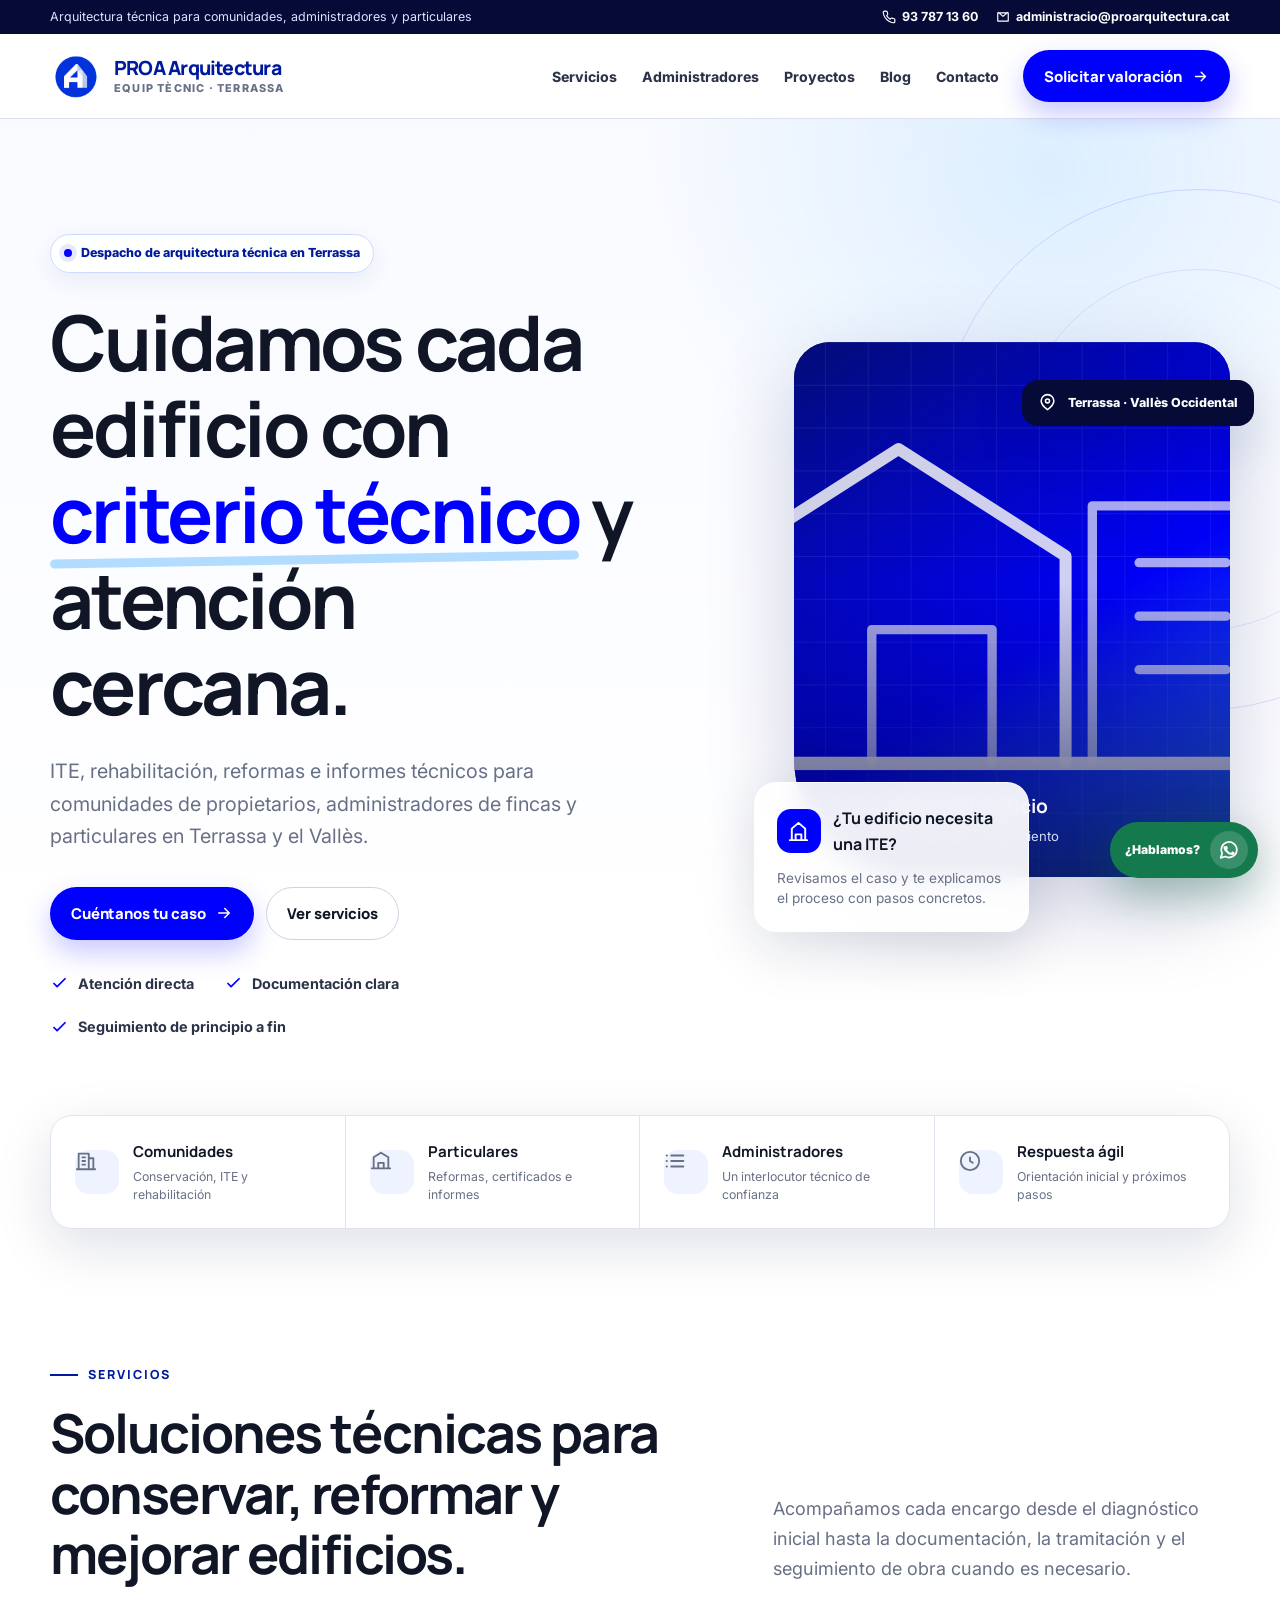
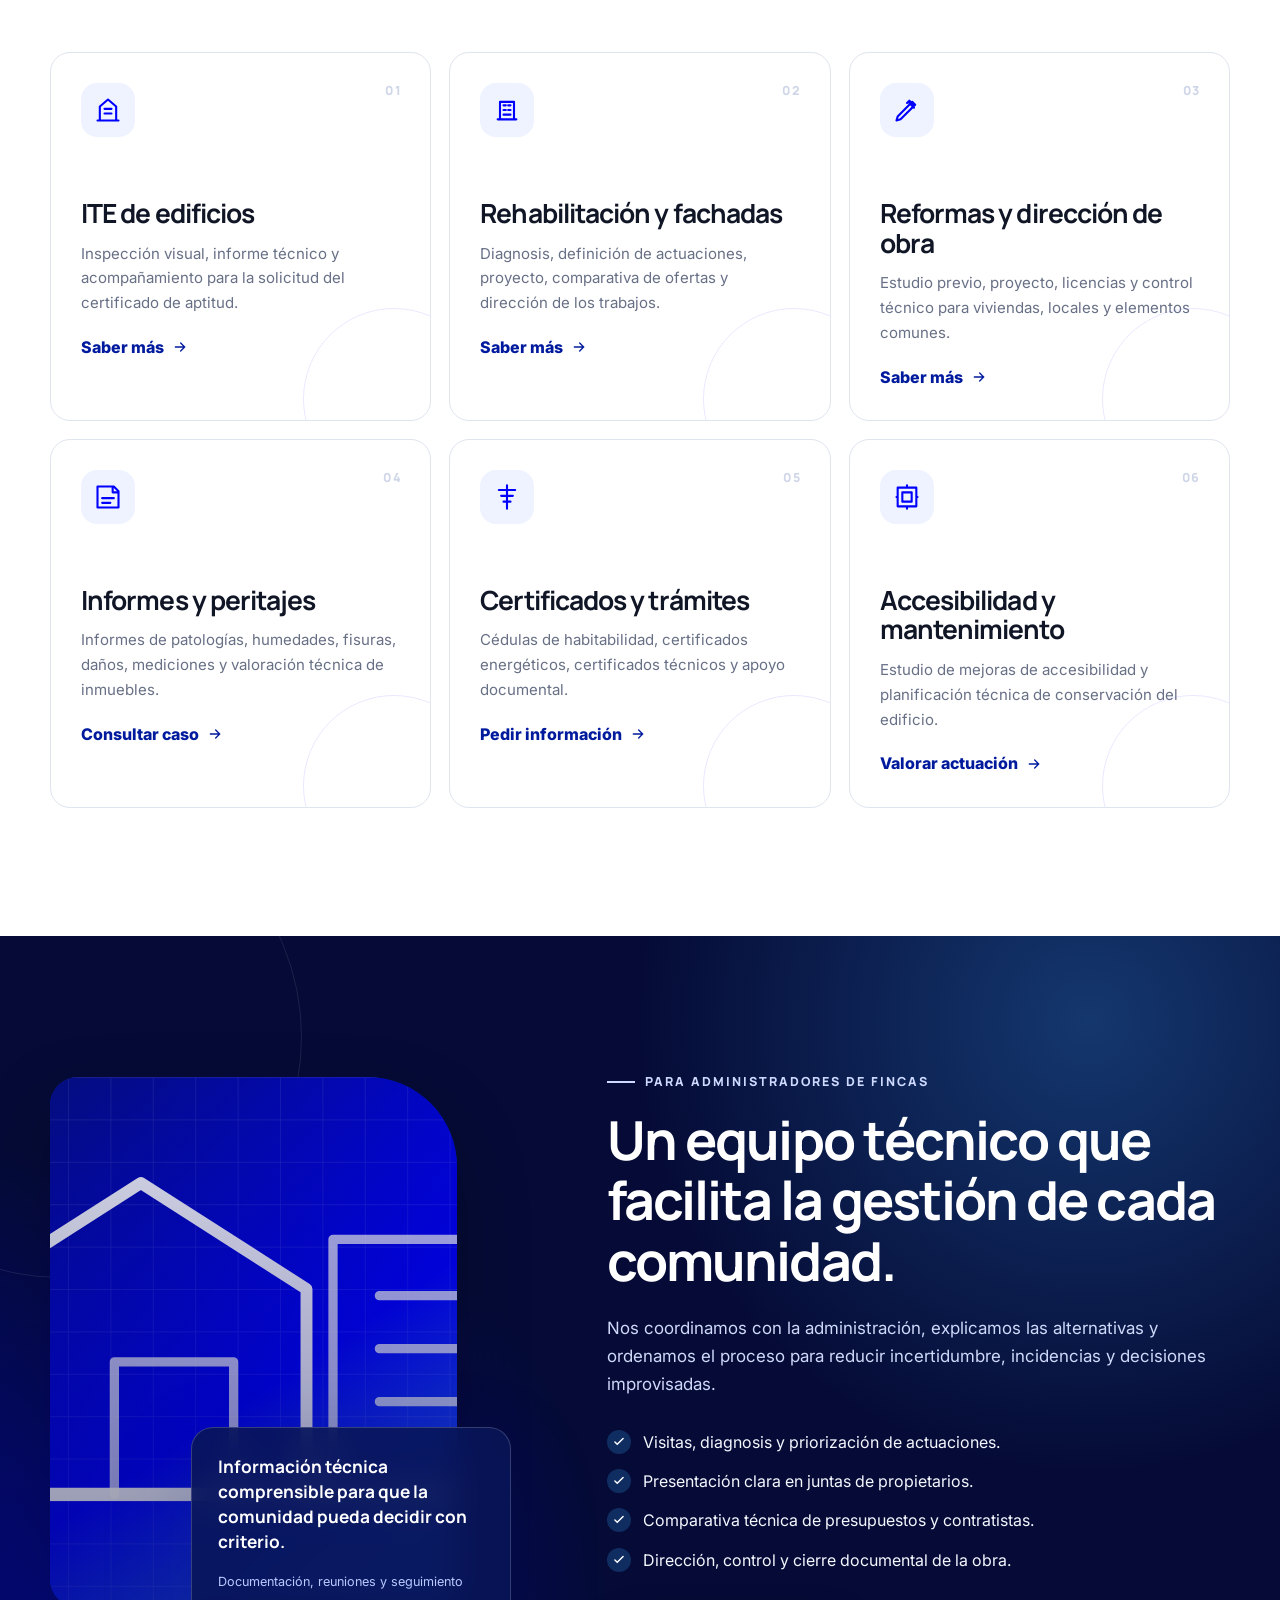
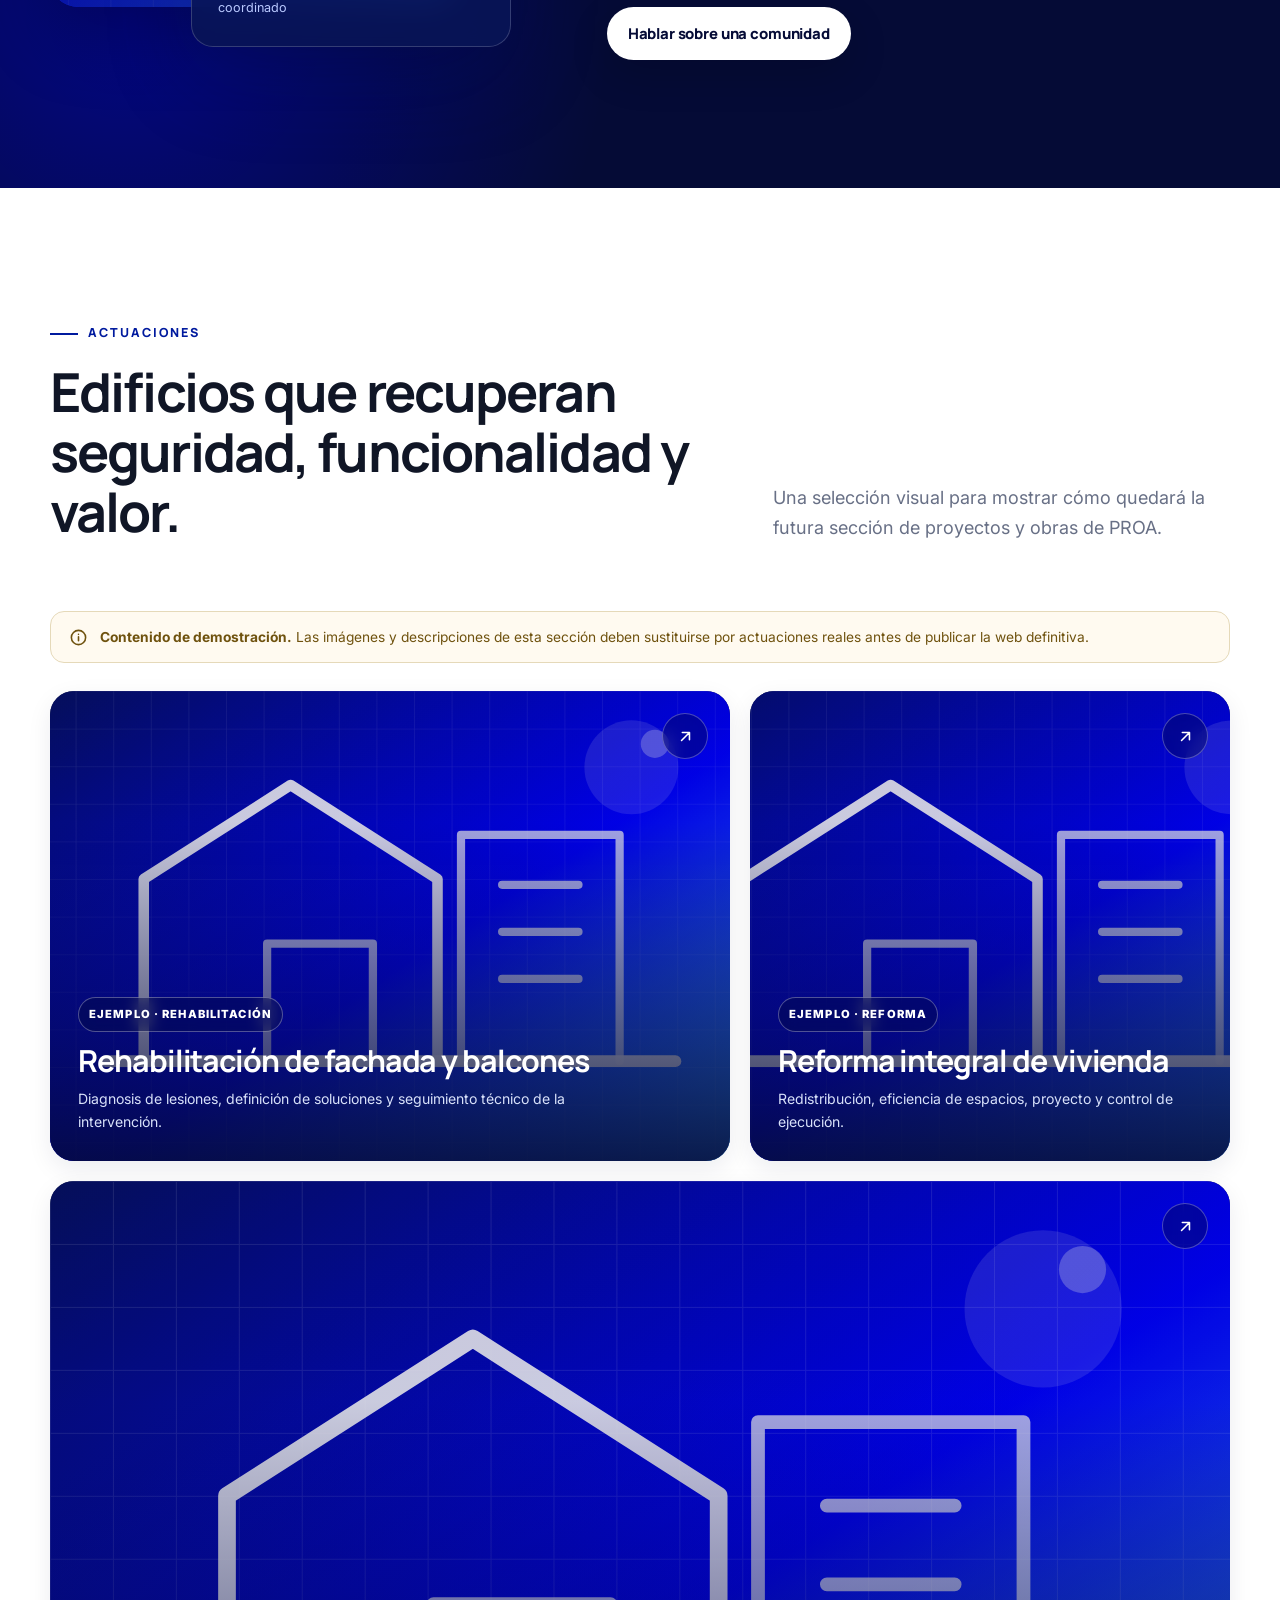
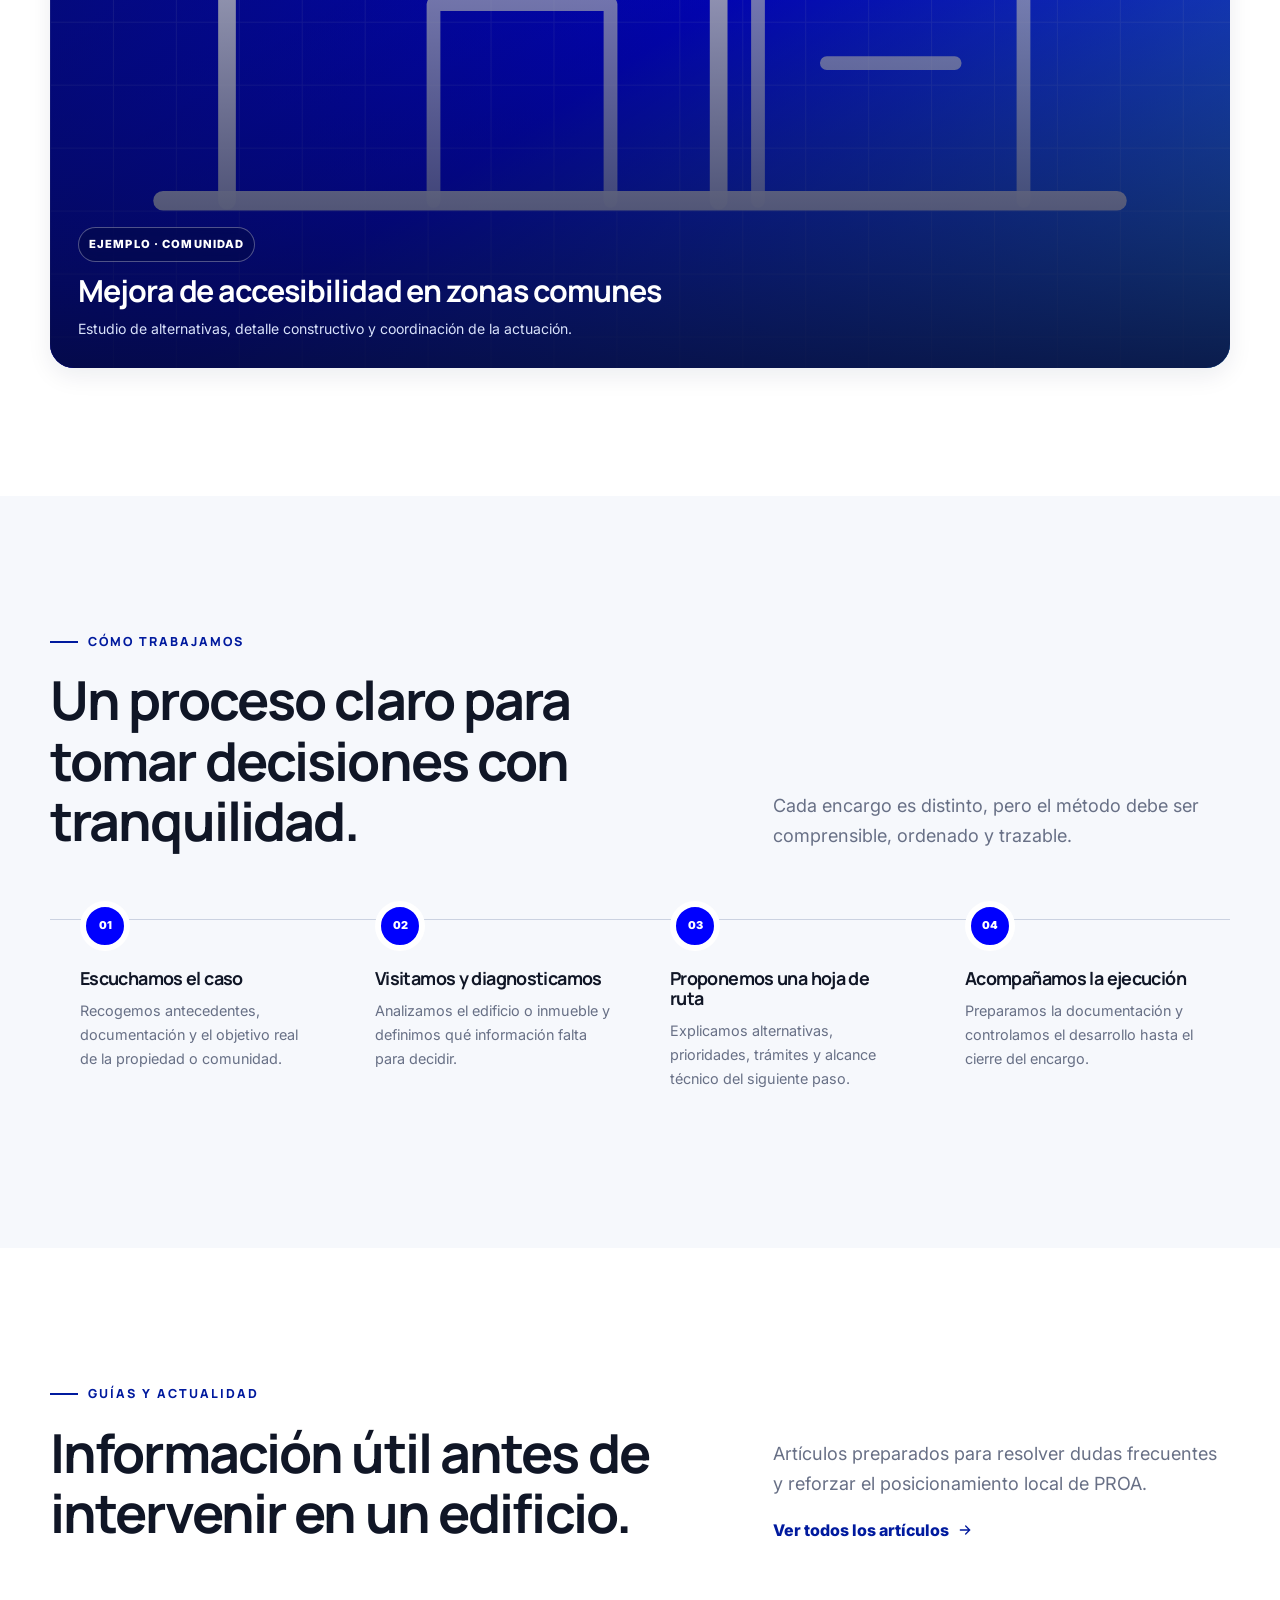
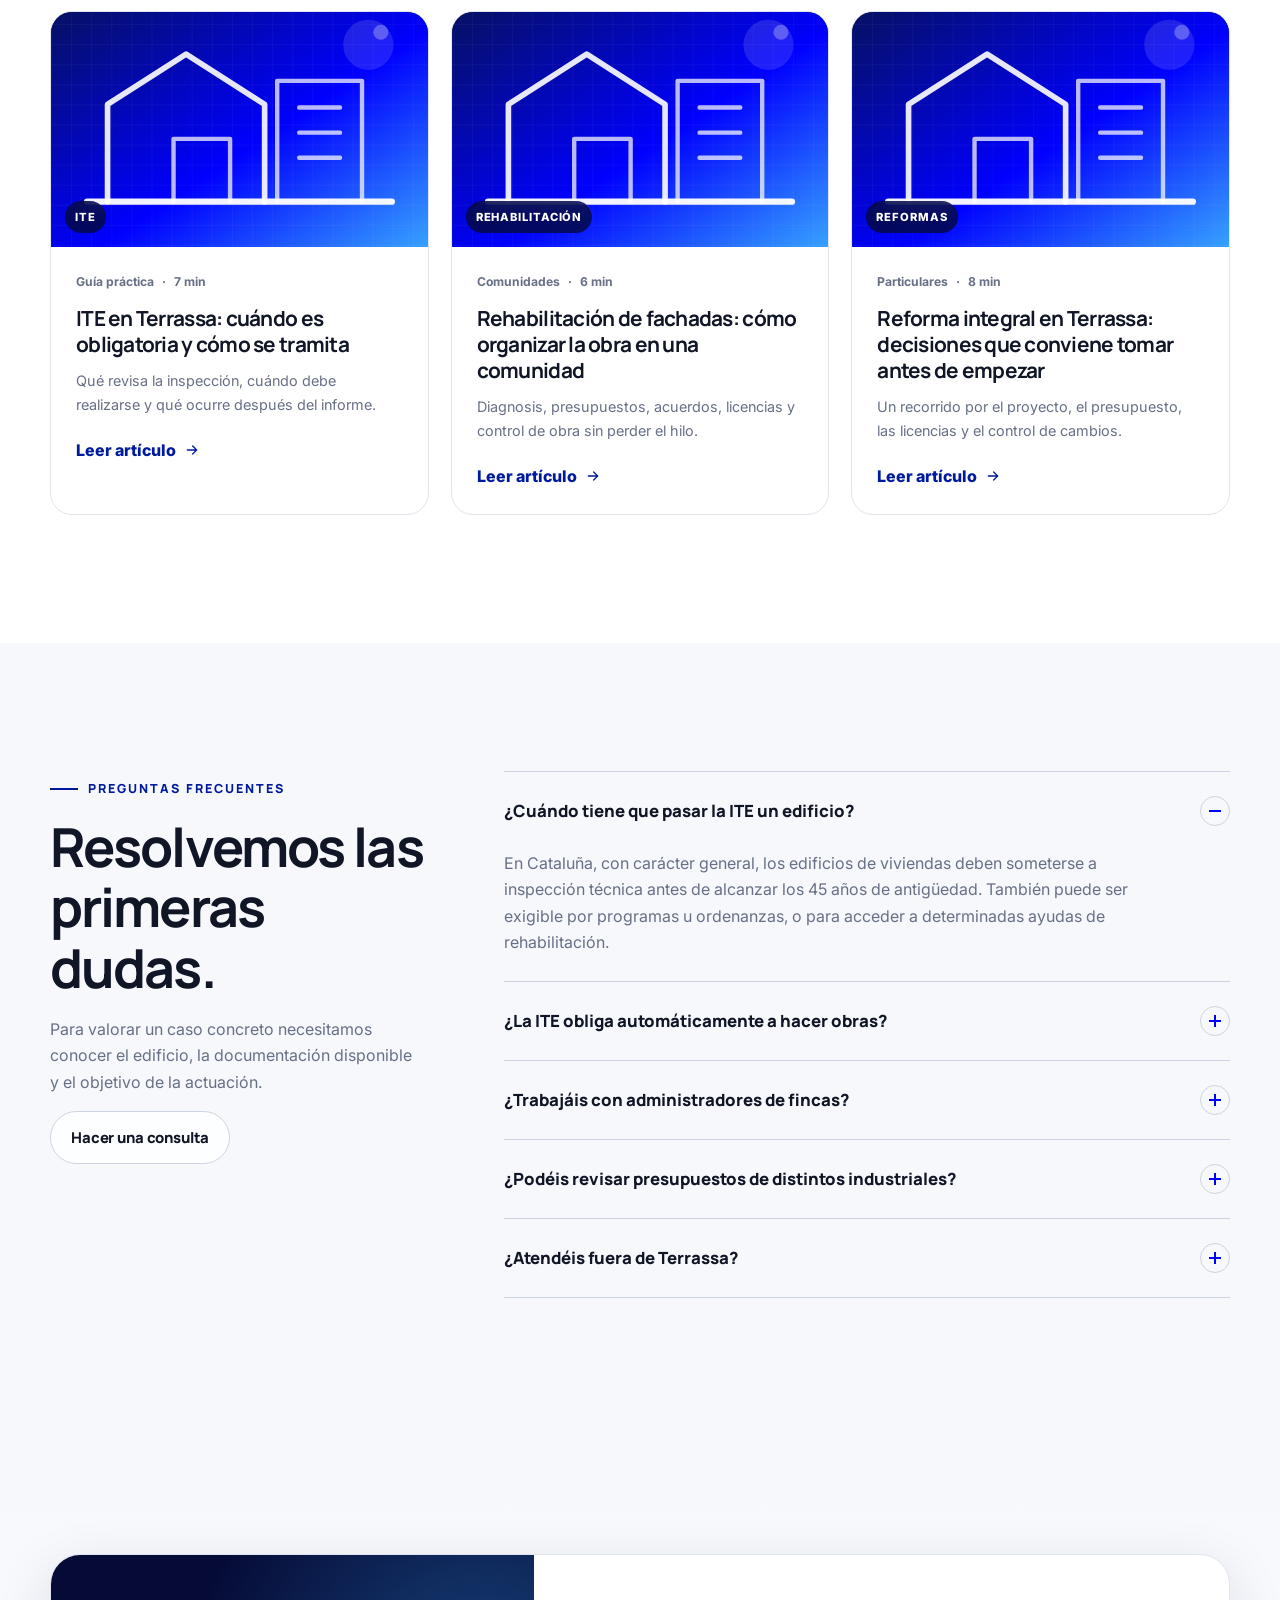
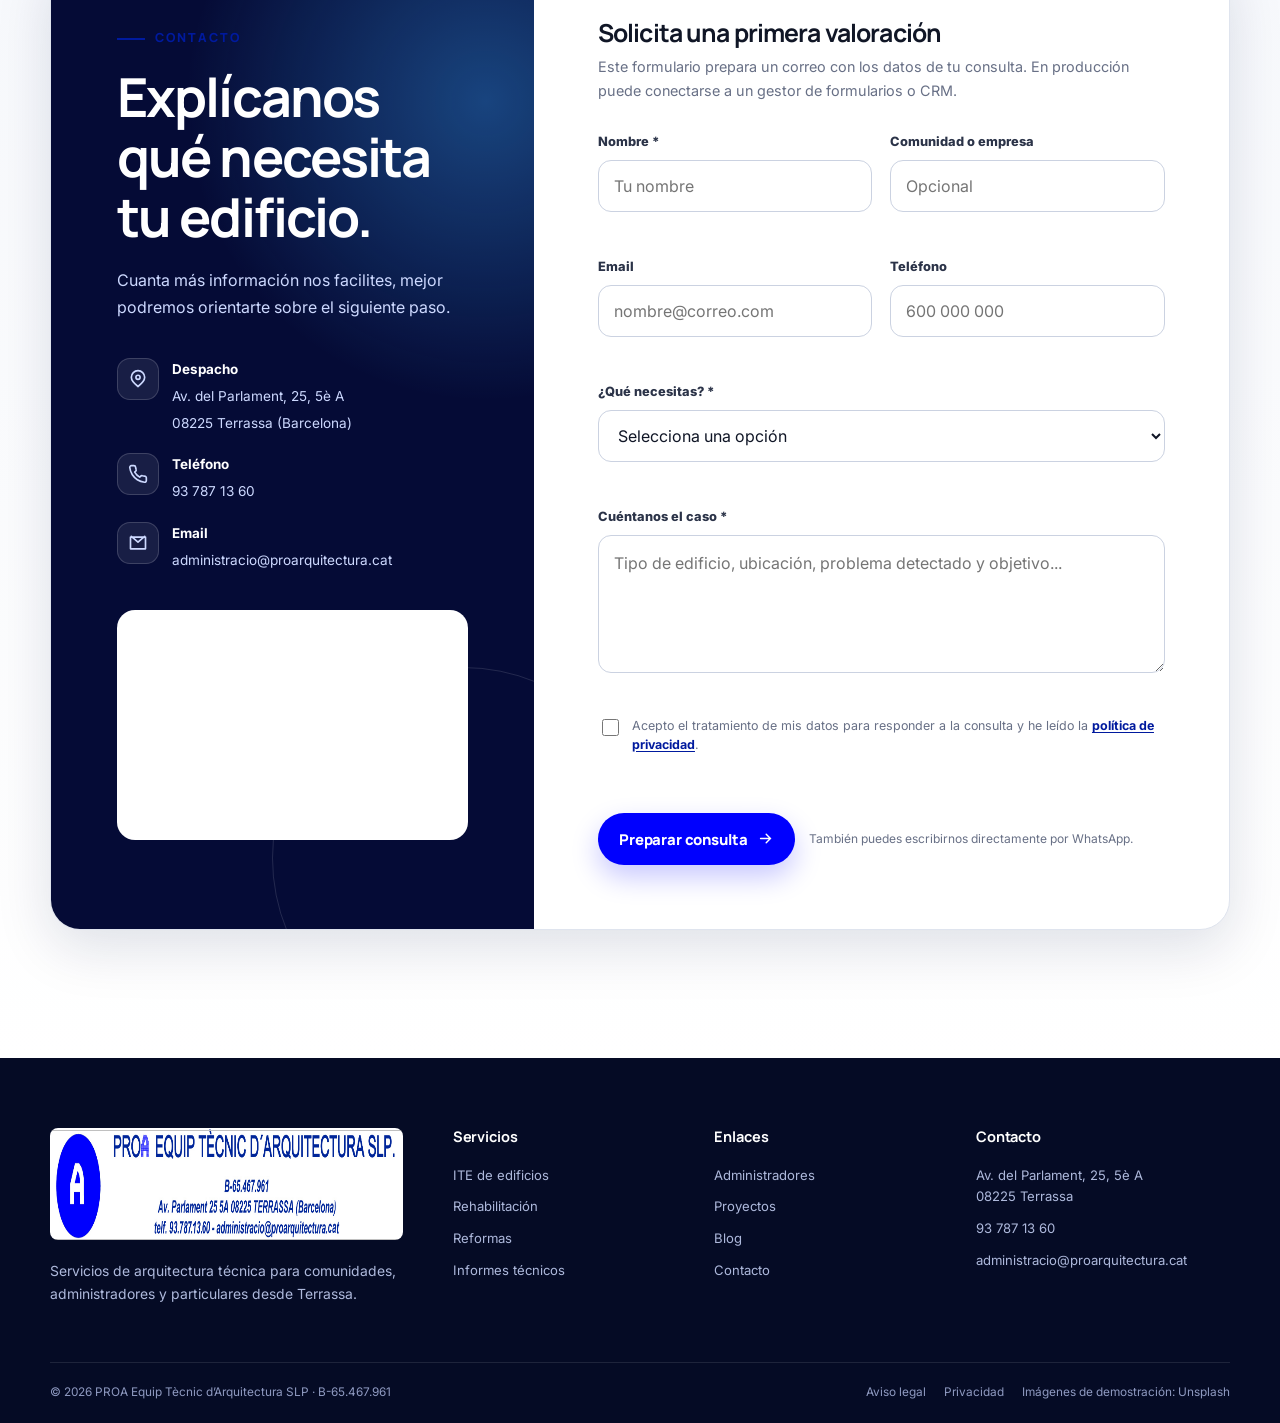
<file: index.html>
<!doctype html>
<html lang="es">
<head>
  <meta charset="utf-8">
  <meta name="viewport" content="width=device-width, initial-scale=1">
  <title>ITE y Arquitectura Técnica en Terrassa | PROA</title>
  <meta name="description" content="Despacho de arquitectura técnica en Terrassa especializado en ITE, rehabilitación, reformas, informes y servicios para comunidades, administradores y particulares.">
  <meta name="robots" content="index, follow, max-image-preview:large">
  <meta name="theme-color" content="#0000fe">
  <link rel="canonical" href="https://www.proarquitectura.cat/">
  <link rel="icon" href="favicon.svg" type="image/svg+xml">
  <link rel="manifest" href="site.webmanifest">
  <link rel="preconnect" href="https://fonts.googleapis.com">
  <link rel="preconnect" href="https://fonts.gstatic.com" crossorigin>
  <link href="https://fonts.googleapis.com/css2?family=Inter:wght@400;500;600;700;800&family=Manrope:wght@600;700;800&display=swap" rel="stylesheet">
  <link rel="stylesheet" href="assets/css/styles.css">

  <meta property="og:type" content="website">
  <meta property="og:locale" content="es_ES">
  <meta property="og:title" content="PROA Arquitectura Técnica en Terrassa">
  <meta property="og:description" content="ITE, rehabilitación, reformas e informes técnicos para comunidades, administradores y particulares.">
  <meta property="og:url" content="https://www.proarquitectura.cat/">
  <meta property="og:image" content="https://www.proarquitectura.cat/assets/images/og-proa.png">
  <meta name="twitter:card" content="summary_large_image">

  <script type="application/ld+json">
  {
    "@context": "https://schema.org",
    "@type": "ProfessionalService",
    "name": "PROA Equip Tècnic d’Arquitectura SLP",
    "image": "https://www.proarquitectura.cat/assets/images/og-proa.png",
    "url": "https://www.proarquitectura.cat/",
    "telephone": "+34937871360",
    "email": "administracio@proarquitectura.cat",
    "taxID": "B65467961",
    "address": {
      "@type": "PostalAddress",
      "streetAddress": "Avinguda del Parlament, 25, 5è A",
      "postalCode": "08225",
      "addressLocality": "Terrassa",
      "addressRegion": "Barcelona",
      "addressCountry": "ES"
    },
    "areaServed": ["Terrassa", "Vallès Occidental", "Barcelona"],
    "serviceType": [
      "Inspección Técnica de Edificios (ITE)",
      "Rehabilitación de edificios",
      "Reformas y dirección de obra",
      "Informes técnicos",
      "Certificados de eficiencia energética",
      "Cédulas de habitabilidad"
    ]
  }
  </script>
  <script type="application/ld+json">
  {
    "@context": "https://schema.org",
    "@type": "FAQPage",
    "mainEntity": [
      {
        "@type": "Question",
        "name": "¿Cuándo tiene que pasar la ITE un edificio en Cataluña?",
        "acceptedAnswer": {"@type": "Answer", "text": "Con carácter general, los edificios de viviendas deben someterse a inspección técnica antes de alcanzar los 45 años de antigüedad, además de otros supuestos previstos por la normativa o las ordenanzas aplicables."}
      },
      {
        "@type": "Question",
        "name": "¿Trabajáis con administradores de fincas y comunidades?",
        "acceptedAnswer": {"@type": "Answer", "text": "Sí. PROA presta apoyo técnico a administradores y comunidades en ITE, mantenimiento, rehabilitación, informes, licitación y seguimiento de obras."}
      },
      {
        "@type": "Question",
        "name": "¿Podéis valorar una reforma antes de tomar una decisión?",
        "acceptedAnswer": {"@type": "Answer", "text": "Sí. Se puede realizar una primera visita técnica para definir el alcance, detectar condicionantes y orientar los siguientes pasos del proyecto."}
      }
    ]
  }
  </script>
</head>
<body>
  <a class="skip-link" href="#contenido">Saltar al contenido</a>

  <div class="utility-bar">
    <div class="container utility-bar__inner">
      <p>Arquitectura técnica para comunidades, administradores y particulares</p>
      <div class="utility-links">
        <a href="tel:+34937871360" aria-label="Llamar al 93 787 13 60">
          <svg width="14" height="14" viewBox="0 0 24 24" fill="none" aria-hidden="true"><path d="M22 16.92v3a2 2 0 0 1-2.18 2 19.79 19.79 0 0 1-8.63-3.07 19.5 19.5 0 0 1-6-6A19.79 19.79 0 0 1 2.12 4.18 2 2 0 0 1 4.11 2h3a2 2 0 0 1 2 1.72c.12.9.33 1.78.62 2.63a2 2 0 0 1-.45 2.11L8 9.73a16 16 0 0 0 6 6l1.27-1.27a2 2 0 0 1 2.11-.45c.85.29 1.73.5 2.63.62A2 2 0 0 1 22 16.92Z" stroke="currentColor" stroke-width="2" stroke-linecap="round" stroke-linejoin="round"/></svg>
          93 787 13 60
        </a>
        <a href="mailto:administracio@proarquitectura.cat">
          <svg width="14" height="14" viewBox="0 0 24 24" fill="none" aria-hidden="true"><path d="m4 4 8 7 8-7M3 5h18v14H3V5Z" stroke="currentColor" stroke-width="2" stroke-linecap="round" stroke-linejoin="round"/></svg>
          administracio@proarquitectura.cat
        </a>
      </div>
    </div>
  </div>

  <header class="site-header" data-header>
    <div class="container site-header__inner">
      <a class="brand" href="index.html" aria-label="PROA Arquitectura, inicio">
        <img class="brand__mark" src="assets/images/logo-mark.png" alt="" width="52" height="52">
        <span class="brand__text">
          <span class="brand__name">PROA Arquitectura</span>
          <span class="brand__claim">Equip tècnic · Terrassa</span>
        </span>
      </a>

      <div class="nav-wrap">
        <nav class="site-nav" aria-label="Navegación principal" data-nav>
          <ul>
            <li><a href="#servicios">Servicios</a></li>
            <li><a href="#administradores">Administradores</a></li>
            <li><a href="#proyectos">Proyectos</a></li>
            <li><a href="blog/index.html">Blog</a></li>
            <li><a href="#contacto">Contacto</a></li>
            <li class="nav-mobile-cta"><a class="btn btn--primary" href="#contacto">Solicitar valoración</a></li>
          </ul>
        </nav>
        <a class="btn btn--primary" href="#contacto">
          Solicitar valoración
          <svg width="17" height="17" viewBox="0 0 24 24" fill="none" aria-hidden="true"><path d="M5 12h14m-6-6 6 6-6 6" stroke="currentColor" stroke-width="2" stroke-linecap="round" stroke-linejoin="round"/></svg>
        </a>
        <button class="menu-toggle" type="button" aria-label="Abrir menú" aria-expanded="false" data-menu-toggle><span></span></button>
      </div>
    </div>
  </header>

  <main id="contenido">
    <section class="hero">
      <div class="container hero__grid">
        <div class="hero__content" data-reveal="left">
          <div class="hero__badge"><span class="hero__badge-dot"></span> Despacho de arquitectura técnica en Terrassa</div>
          <h1>Cuidamos cada edificio con <em>criterio técnico</em> y atención cercana.</h1>
          <p class="hero__lead">ITE, rehabilitación, reformas e informes técnicos para comunidades de propietarios, administradores de fincas y particulares en Terrassa y el Vallès.</p>
          <div class="hero__actions">
            <a class="btn btn--primary" href="#contacto">
              Cuéntanos tu caso
              <svg width="18" height="18" viewBox="0 0 24 24" fill="none" aria-hidden="true"><path d="M5 12h14m-6-6 6 6-6 6" stroke="currentColor" stroke-width="2" stroke-linecap="round" stroke-linejoin="round"/></svg>
            </a>
            <a class="btn btn--secondary" href="#servicios">Ver servicios</a>
          </div>
          <ul class="hero__meta" aria-label="Características del servicio">
            <li><svg width="19" height="19" viewBox="0 0 24 24" fill="none" aria-hidden="true"><path d="m5 12 4 4L19 6" stroke="currentColor" stroke-width="2.2" stroke-linecap="round" stroke-linejoin="round"/></svg> Atención directa</li>
            <li><svg width="19" height="19" viewBox="0 0 24 24" fill="none" aria-hidden="true"><path d="m5 12 4 4L19 6" stroke="currentColor" stroke-width="2.2" stroke-linecap="round" stroke-linejoin="round"/></svg> Documentación clara</li>
            <li><svg width="19" height="19" viewBox="0 0 24 24" fill="none" aria-hidden="true"><path d="m5 12 4 4L19 6" stroke="currentColor" stroke-width="2.2" stroke-linecap="round" stroke-linejoin="round"/></svg> Seguimiento de principio a fin</li>
          </ul>
        </div>

        <div class="hero-visual" data-reveal="right">
          <div class="hero-visual__main">
            <img src="https://images.unsplash.com/photo-1504307651254-35680f356dfd?auto=format&amp;fit=crop&amp;w=1300&amp;q=85" data-fallback="assets/images/placeholder.svg" alt="Profesional técnico revisando una obra de edificación" width="760" height="900" fetchpriority="high" onerror="this.onerror=null;this.src=this.dataset.fallback">
            <div class="hero-visual__label">
              <div><strong>Visión global del edificio</strong><span>Diagnóstico · propuesta · seguimiento</span></div>
            </div>
          </div>
          <div class="hero-visual__card">
            <div class="hero-visual__card-top">
              <span class="hero-visual__icon">
                <svg width="23" height="23" viewBox="0 0 24 24" fill="none" aria-hidden="true"><path d="M3 21h18M5 21V9l7-6 7 6v12M9 21v-6h6v6" stroke="currentColor" stroke-width="2" stroke-linecap="round" stroke-linejoin="round"/></svg>
              </span>
              <strong>¿Tu edificio necesita una ITE?</strong>
            </div>
            <p>Revisamos el caso y te explicamos el proceso con pasos concretos.</p>
          </div>
          <div class="hero-visual__mini">
            <svg width="19" height="19" viewBox="0 0 24 24" fill="none" aria-hidden="true"><path d="M20 10c0 5-8 11-8 11S4 15 4 10a8 8 0 1 1 16 0Z" stroke="currentColor" stroke-width="2"/><circle cx="12" cy="10" r="2.5" stroke="currentColor" stroke-width="2"/></svg>
            <span>Terrassa · Vallès Occidental</span>
          </div>
        </div>
      </div>
    </section>

    <div class="trust-strip" aria-label="Ámbitos de trabajo">
      <div class="container trust-strip__inner">
        <div class="trust-item" data-reveal>
          <span class="trust-item__icon"><svg width="22" height="22" viewBox="0 0 24 24" fill="none" aria-hidden="true"><path d="M4 21V4h11v17M15 9h5v12M8 8h3m-3 4h3m-3 4h3M2 21h20" stroke="currentColor" stroke-width="2" stroke-linecap="round" stroke-linejoin="round"/></svg></span>
          <div><strong>Comunidades</strong><span>Conservación, ITE y rehabilitación</span></div>
        </div>
        <div class="trust-item" data-reveal>
          <span class="trust-item__icon"><svg width="22" height="22" viewBox="0 0 24 24" fill="none" aria-hidden="true"><path d="M4 20V8l8-5 8 5v12M9 20v-6h6v6M2 20h20" stroke="currentColor" stroke-width="2" stroke-linecap="round" stroke-linejoin="round"/></svg></span>
          <div><strong>Particulares</strong><span>Reformas, certificados e informes</span></div>
        </div>
        <div class="trust-item" data-reveal>
          <span class="trust-item__icon"><svg width="22" height="22" viewBox="0 0 24 24" fill="none" aria-hidden="true"><path d="M8 6h13M8 12h13M8 18h13M3 6h.01M3 12h.01M3 18h.01" stroke="currentColor" stroke-width="2.4" stroke-linecap="round"/></svg></span>
          <div><strong>Administradores</strong><span>Un interlocutor técnico de confianza</span></div>
        </div>
        <div class="trust-item" data-reveal>
          <span class="trust-item__icon"><svg width="22" height="22" viewBox="0 0 24 24" fill="none" aria-hidden="true"><path d="M12 22a10 10 0 1 0 0-20 10 10 0 0 0 0 20Zm0-14v4l3 2" stroke="currentColor" stroke-width="2" stroke-linecap="round" stroke-linejoin="round"/></svg></span>
          <div><strong>Respuesta ágil</strong><span>Orientación inicial y próximos pasos</span></div>
        </div>
      </div>
    </div>

    <section class="section" id="servicios">
      <div class="container">
        <div class="section-heading">
          <div data-reveal="left">
            <span class="eyebrow">Servicios</span>
            <h2>Soluciones técnicas para conservar, reformar y mejorar edificios.</h2>
          </div>
          <p class="section-copy" data-reveal="right">Acompañamos cada encargo desde el diagnóstico inicial hasta la documentación, la tramitación y el seguimiento de obra cuando es necesario.</p>
        </div>

        <div class="services-grid">
          <article class="service-card" data-reveal>
            <span class="service-card__number">01</span>
            <span class="service-card__icon"><svg width="28" height="28" viewBox="0 0 24 24" fill="none" aria-hidden="true"><path d="M3 21h18M5 21V9l7-6 7 6v12M9 11h6M9 15h6" stroke="currentColor" stroke-width="1.8" stroke-linecap="round" stroke-linejoin="round"/></svg></span>
            <h3>ITE de edificios</h3>
            <p>Inspección visual, informe técnico y acompañamiento para la solicitud del certificado de aptitud.</p>
            <a class="text-link" href="blog/ite-terrassa.html">Saber más <svg width="16" height="16" viewBox="0 0 24 24" fill="none" aria-hidden="true"><path d="M5 12h14m-6-6 6 6-6 6" stroke="currentColor" stroke-width="2" stroke-linecap="round"/></svg></a>
          </article>

          <article class="service-card" data-reveal>
            <span class="service-card__number">02</span>
            <span class="service-card__icon"><svg width="28" height="28" viewBox="0 0 24 24" fill="none" aria-hidden="true"><path d="M4 20h16M6 20V5h12v15M9 8h2m2 0h2m-6 4h2m2 0h2m-6 4h6" stroke="currentColor" stroke-width="1.8" stroke-linecap="round" stroke-linejoin="round"/></svg></span>
            <h3>Rehabilitación y fachadas</h3>
            <p>Diagnosis, definición de actuaciones, proyecto, comparativa de ofertas y dirección de los trabajos.</p>
            <a class="text-link" href="blog/rehabilitacion-fachadas-comunidades.html">Saber más <svg width="16" height="16" viewBox="0 0 24 24" fill="none" aria-hidden="true"><path d="M5 12h14m-6-6 6 6-6 6" stroke="currentColor" stroke-width="2" stroke-linecap="round"/></svg></a>
          </article>

          <article class="service-card" data-reveal>
            <span class="service-card__number">03</span>
            <span class="service-card__icon"><svg width="28" height="28" viewBox="0 0 24 24" fill="none" aria-hidden="true"><path d="m14 6 4 4M3 21l3.5-1L19 7.5 16.5 5 4 17.5 3 21Zm9-15 2-2 4 4-2 2" stroke="currentColor" stroke-width="1.8" stroke-linecap="round" stroke-linejoin="round"/></svg></span>
            <h3>Reformas y dirección de obra</h3>
            <p>Estudio previo, proyecto, licencias y control técnico para viviendas, locales y elementos comunes.</p>
            <a class="text-link" href="blog/reforma-integral-vivienda-terrassa.html">Saber más <svg width="16" height="16" viewBox="0 0 24 24" fill="none" aria-hidden="true"><path d="M5 12h14m-6-6 6 6-6 6" stroke="currentColor" stroke-width="2" stroke-linecap="round"/></svg></a>
          </article>

          <article class="service-card" data-reveal>
            <span class="service-card__number">04</span>
            <span class="service-card__icon"><svg width="28" height="28" viewBox="0 0 24 24" fill="none" aria-hidden="true"><path d="M7 3h10l4 4v14H3V3h4Zm9 0v5h5M7 13h10M7 17h7" stroke="currentColor" stroke-width="1.8" stroke-linecap="round" stroke-linejoin="round"/></svg></span>
            <h3>Informes y peritajes</h3>
            <p>Informes de patologías, humedades, fisuras, daños, mediciones y valoración técnica de inmuebles.</p>
            <a class="text-link" href="#contacto">Consultar caso <svg width="16" height="16" viewBox="0 0 24 24" fill="none" aria-hidden="true"><path d="M5 12h14m-6-6 6 6-6 6" stroke="currentColor" stroke-width="2" stroke-linecap="round"/></svg></a>
          </article>

          <article class="service-card" data-reveal>
            <span class="service-card__number">05</span>
            <span class="service-card__icon"><svg width="28" height="28" viewBox="0 0 24 24" fill="none" aria-hidden="true"><path d="M12 2v20M5 6h14M7 11h10M9 16h6" stroke="currentColor" stroke-width="1.8" stroke-linecap="round" stroke-linejoin="round"/></svg></span>
            <h3>Certificados y trámites</h3>
            <p>Cédulas de habitabilidad, certificados energéticos, certificados técnicos y apoyo documental.</p>
            <a class="text-link" href="#contacto">Pedir información <svg width="16" height="16" viewBox="0 0 24 24" fill="none" aria-hidden="true"><path d="M5 12h14m-6-6 6 6-6 6" stroke="currentColor" stroke-width="2" stroke-linecap="round"/></svg></a>
          </article>

          <article class="service-card" data-reveal>
            <span class="service-card__number">06</span>
            <span class="service-card__icon"><svg width="28" height="28" viewBox="0 0 24 24" fill="none" aria-hidden="true"><path d="M4 4h16v16H4V4Zm4 4h8v8H8V8Zm-5 4h1m16 0h1M12 3V2m0 20v-1" stroke="currentColor" stroke-width="1.8" stroke-linecap="round" stroke-linejoin="round"/></svg></span>
            <h3>Accesibilidad y mantenimiento</h3>
            <p>Estudio de mejoras de accesibilidad y planificación técnica de conservación del edificio.</p>
            <a class="text-link" href="#contacto">Valorar actuación <svg width="16" height="16" viewBox="0 0 24 24" fill="none" aria-hidden="true"><path d="M5 12h14m-6-6 6 6-6 6" stroke="currentColor" stroke-width="2" stroke-linecap="round"/></svg></a>
          </article>
        </div>
      </div>
    </section>

    <section class="section section--dark audience" id="administradores">
      <div class="container audience__grid">
        <div class="audience__visual" data-reveal="left">
          <div class="audience__image">
            <img src="https://images.unsplash.com/photo-1487958449943-2429e8be8625?auto=format&amp;fit=crop&amp;w=1200&amp;q=85" data-fallback="assets/images/placeholder.svg" alt="Edificio residencial contemporáneo" width="720" height="900" loading="lazy" onerror="this.onerror=null;this.src=this.dataset.fallback">
          </div>
          <div class="audience__quote">
            <p>Información técnica comprensible para que la comunidad pueda decidir con criterio.</p>
            <span>Documentación, reuniones y seguimiento coordinado</span>
          </div>
        </div>
        <div class="audience__content" data-reveal="right">
          <span class="eyebrow">Para administradores de fincas</span>
          <h2>Un equipo técnico que facilita la gestión de cada comunidad.</h2>
          <p>Nos coordinamos con la administración, explicamos las alternativas y ordenamos el proceso para reducir incertidumbre, incidencias y decisiones improvisadas.</p>
          <ul class="check-list">
            <li><span class="check-list__icon"><svg width="14" height="14" viewBox="0 0 24 24" fill="none" aria-hidden="true"><path d="m5 12 4 4L19 6" stroke="currentColor" stroke-width="2.5" stroke-linecap="round"/></svg></span>Visitas, diagnosis y priorización de actuaciones.</li>
            <li><span class="check-list__icon"><svg width="14" height="14" viewBox="0 0 24 24" fill="none" aria-hidden="true"><path d="m5 12 4 4L19 6" stroke="currentColor" stroke-width="2.5" stroke-linecap="round"/></svg></span>Presentación clara en juntas de propietarios.</li>
            <li><span class="check-list__icon"><svg width="14" height="14" viewBox="0 0 24 24" fill="none" aria-hidden="true"><path d="m5 12 4 4L19 6" stroke="currentColor" stroke-width="2.5" stroke-linecap="round"/></svg></span>Comparativa técnica de presupuestos y contratistas.</li>
            <li><span class="check-list__icon"><svg width="14" height="14" viewBox="0 0 24 24" fill="none" aria-hidden="true"><path d="m5 12 4 4L19 6" stroke="currentColor" stroke-width="2.5" stroke-linecap="round"/></svg></span>Dirección, control y cierre documental de la obra.</li>
          </ul>
          <a class="btn btn--white" href="#contacto">Hablar sobre una comunidad</a>
        </div>
      </div>
    </section>

    <section class="section" id="proyectos">
      <div class="container">
        <div class="section-heading">
          <div data-reveal="left">
            <span class="eyebrow">Actuaciones</span>
            <h2>Edificios que recuperan seguridad, funcionalidad y valor.</h2>
          </div>
          <p class="section-copy" data-reveal="right">Una selección visual para mostrar cómo quedará la futura sección de proyectos y obras de PROA.</p>
        </div>

        <div class="demo-note" data-reveal>
          <svg width="19" height="19" viewBox="0 0 24 24" fill="none" aria-hidden="true"><circle cx="12" cy="12" r="9" stroke="currentColor" stroke-width="2"/><path d="M12 11v5m0-8h.01" stroke="currentColor" stroke-width="2" stroke-linecap="round"/></svg>
          <span><strong>Contenido de demostración.</strong> Las imágenes y descripciones de esta sección deben sustituirse por actuaciones reales antes de publicar la web definitiva.</span>
        </div>

        <div class="projects-grid">
          <article class="project-card" data-reveal>
            <img src="https://images.unsplash.com/photo-1511818966892-d7d671e672a2?auto=format&amp;fit=crop&amp;w=1400&amp;q=85" data-fallback="assets/images/placeholder.svg" alt="Fachada de edificio residencial rehabilitada" width="900" height="650" loading="lazy" onerror="this.onerror=null;this.src=this.dataset.fallback">
            <span class="project-card__arrow"><svg width="19" height="19" viewBox="0 0 24 24" fill="none" aria-hidden="true"><path d="M7 17 17 7M8 7h9v9" stroke="currentColor" stroke-width="2" stroke-linecap="round" stroke-linejoin="round"/></svg></span>
            <div class="project-card__body">
              <span class="project-card__tag">Ejemplo · Rehabilitación</span>
              <h3>Rehabilitación de fachada y balcones</h3>
              <p>Diagnosis de lesiones, definición de soluciones y seguimiento técnico de la intervención.</p>
            </div>
          </article>

          <article class="project-card" data-reveal>
            <img src="https://images.unsplash.com/photo-1494526585095-c41746248156?auto=format&amp;fit=crop&amp;w=1100&amp;q=85" data-fallback="assets/images/placeholder.svg" alt="Vivienda reformada con espacios luminosos" width="700" height="760" loading="lazy" onerror="this.onerror=null;this.src=this.dataset.fallback">
            <span class="project-card__arrow"><svg width="19" height="19" viewBox="0 0 24 24" fill="none" aria-hidden="true"><path d="M7 17 17 7M8 7h9v9" stroke="currentColor" stroke-width="2" stroke-linecap="round" stroke-linejoin="round"/></svg></span>
            <div class="project-card__body">
              <span class="project-card__tag">Ejemplo · Reforma</span>
              <h3>Reforma integral de vivienda</h3>
              <p>Redistribución, eficiencia de espacios, proyecto y control de ejecución.</p>
            </div>
          </article>

          <article class="project-card" data-reveal>
            <img src="https://images.unsplash.com/photo-1524230572899-a752b3835840?auto=format&amp;fit=crop&amp;w=1100&amp;q=85" data-fallback="assets/images/placeholder.svg" alt="Edificio residencial con balcones" width="700" height="760" loading="lazy" onerror="this.onerror=null;this.src=this.dataset.fallback">
            <span class="project-card__arrow"><svg width="19" height="19" viewBox="0 0 24 24" fill="none" aria-hidden="true"><path d="M7 17 17 7M8 7h9v9" stroke="currentColor" stroke-width="2" stroke-linecap="round" stroke-linejoin="round"/></svg></span>
            <div class="project-card__body">
              <span class="project-card__tag">Ejemplo · Comunidad</span>
              <h3>Mejora de accesibilidad en zonas comunes</h3>
              <p>Estudio de alternativas, detalle constructivo y coordinación de la actuación.</p>
            </div>
          </article>
        </div>
      </div>
    </section>

    <section class="section section--soft">
      <div class="container">
        <div class="section-heading">
          <div data-reveal="left">
            <span class="eyebrow">Cómo trabajamos</span>
            <h2>Un proceso claro para tomar decisiones con tranquilidad.</h2>
          </div>
          <p class="section-copy" data-reveal="right">Cada encargo es distinto, pero el método debe ser comprensible, ordenado y trazable.</p>
        </div>
        <div class="process-grid">
          <article class="process-step" data-reveal><h3>Escuchamos el caso</h3><p>Recogemos antecedentes, documentación y el objetivo real de la propiedad o comunidad.</p></article>
          <article class="process-step" data-reveal><h3>Visitamos y diagnosticamos</h3><p>Analizamos el edificio o inmueble y definimos qué información falta para decidir.</p></article>
          <article class="process-step" data-reveal><h3>Proponemos una hoja de ruta</h3><p>Explicamos alternativas, prioridades, trámites y alcance técnico del siguiente paso.</p></article>
          <article class="process-step" data-reveal><h3>Acompañamos la ejecución</h3><p>Preparamos la documentación y controlamos el desarrollo hasta el cierre del encargo.</p></article>
        </div>
      </div>
    </section>

    <section class="section" id="blog">
      <div class="container">
        <div class="section-heading">
          <div data-reveal="left">
            <span class="eyebrow">Guías y actualidad</span>
            <h2>Información útil antes de intervenir en un edificio.</h2>
          </div>
          <div data-reveal="right">
            <p class="section-copy">Artículos preparados para resolver dudas frecuentes y reforzar el posicionamiento local de PROA.</p>
            <p style="margin:18px 0 0"><a class="text-link" href="blog/index.html">Ver todos los artículos <svg width="16" height="16" viewBox="0 0 24 24" fill="none" aria-hidden="true"><path d="M5 12h14m-6-6 6 6-6 6" stroke="currentColor" stroke-width="2" stroke-linecap="round"/></svg></a></p>
          </div>
        </div>

        <div class="blog-grid">
          <article class="blog-card" data-reveal>
            <a href="blog/ite-terrassa.html" aria-label="Leer ITE en Terrassa: cuándo es obligatoria y cómo se tramita">
              <div class="blog-card__image">
                <img src="https://images.unsplash.com/photo-1503387762-592deb58ef4e?auto=format&amp;fit=crop&amp;w=1000&amp;q=85" data-fallback="assets/images/placeholder.svg" alt="Planos y herramientas de arquitectura" width="700" height="470" loading="lazy" onerror="this.onerror=null;this.src=this.dataset.fallback">
                <span class="blog-card__label">ITE</span>
              </div>
              <div class="blog-card__body">
                <div class="blog-card__meta"><span>Guía práctica</span><span>·</span><span>7 min</span></div>
                <h3>ITE en Terrassa: cuándo es obligatoria y cómo se tramita</h3>
                <p>Qué revisa la inspección, cuándo debe realizarse y qué ocurre después del informe.</p>
                <span class="text-link">Leer artículo <svg width="16" height="16" viewBox="0 0 24 24" fill="none" aria-hidden="true"><path d="M5 12h14m-6-6 6 6-6 6" stroke="currentColor" stroke-width="2" stroke-linecap="round"/></svg></span>
              </div>
            </a>
          </article>

          <article class="blog-card" data-reveal>
            <a href="blog/rehabilitacion-fachadas-comunidades.html" aria-label="Leer Rehabilitación de fachadas en comunidades de propietarios">
              <div class="blog-card__image">
                <img src="https://images.unsplash.com/photo-1511818966892-d7d671e672a2?auto=format&amp;fit=crop&amp;w=1000&amp;q=85" data-fallback="assets/images/placeholder.svg" alt="Fachada de un edificio de viviendas" width="700" height="470" loading="lazy" onerror="this.onerror=null;this.src=this.dataset.fallback">
                <span class="blog-card__label">Rehabilitación</span>
              </div>
              <div class="blog-card__body">
                <div class="blog-card__meta"><span>Comunidades</span><span>·</span><span>6 min</span></div>
                <h3>Rehabilitación de fachadas: cómo organizar la obra en una comunidad</h3>
                <p>Diagnosis, presupuestos, acuerdos, licencias y control de obra sin perder el hilo.</p>
                <span class="text-link">Leer artículo <svg width="16" height="16" viewBox="0 0 24 24" fill="none" aria-hidden="true"><path d="M5 12h14m-6-6 6 6-6 6" stroke="currentColor" stroke-width="2" stroke-linecap="round"/></svg></span>
              </div>
            </a>
          </article>

          <article class="blog-card" data-reveal>
            <a href="blog/reforma-integral-vivienda-terrassa.html" aria-label="Leer Reforma integral de vivienda en Terrassa">
              <div class="blog-card__image">
                <img src="https://images.unsplash.com/photo-1494526585095-c41746248156?auto=format&amp;fit=crop&amp;w=1000&amp;q=85" data-fallback="assets/images/placeholder.svg" alt="Interior de una vivienda reformada" width="700" height="470" loading="lazy" onerror="this.onerror=null;this.src=this.dataset.fallback">
                <span class="blog-card__label">Reformas</span>
              </div>
              <div class="blog-card__body">
                <div class="blog-card__meta"><span>Particulares</span><span>·</span><span>8 min</span></div>
                <h3>Reforma integral en Terrassa: decisiones que conviene tomar antes de empezar</h3>
                <p>Un recorrido por el proyecto, el presupuesto, las licencias y el control de cambios.</p>
                <span class="text-link">Leer artículo <svg width="16" height="16" viewBox="0 0 24 24" fill="none" aria-hidden="true"><path d="M5 12h14m-6-6 6 6-6 6" stroke="currentColor" stroke-width="2" stroke-linecap="round"/></svg></span>
              </div>
            </a>
          </article>
        </div>
      </div>
    </section>

    <section class="section section--soft" id="preguntas">
      <div class="container faq-layout">
        <div class="faq-intro" data-reveal="left">
          <span class="eyebrow">Preguntas frecuentes</span>
          <h2>Resolvemos las primeras dudas.</h2>
          <p>Para valorar un caso concreto necesitamos conocer el edificio, la documentación disponible y el objetivo de la actuación.</p>
          <a class="btn btn--secondary" href="#contacto">Hacer una consulta</a>
        </div>

        <div class="faq-list" data-reveal="right">
          <div class="faq-item">
            <button class="faq-question" type="button" aria-expanded="true" data-faq-button>¿Cuándo tiene que pasar la ITE un edificio?<span class="faq-question__icon"></span></button>
            <div class="faq-answer"><div><p>En Cataluña, con carácter general, los edificios de viviendas deben someterse a inspección técnica antes de alcanzar los 45 años de antigüedad. También puede ser exigible por programas u ordenanzas, o para acceder a determinadas ayudas de rehabilitación.</p></div></div>
          </div>
          <div class="faq-item">
            <button class="faq-question" type="button" aria-expanded="false" data-faq-button>¿La ITE obliga automáticamente a hacer obras?<span class="faq-question__icon"></span></button>
            <div class="faq-answer"><div><p>La inspección identifica y clasifica las deficiencias. Las actuaciones posteriores dependen del resultado, de su gravedad y de las obligaciones de conservación. El informe debe servir para ordenar prioridades y evitar improvisaciones.</p></div></div>
          </div>
          <div class="faq-item">
            <button class="faq-question" type="button" aria-expanded="false" data-faq-button>¿Trabajáis con administradores de fincas?<span class="faq-question__icon"></span></button>
            <div class="faq-answer"><div><p>Sí. Podemos actuar como apoyo técnico en visitas, ITE, informes, rehabilitación, comparativa de ofertas, reuniones de comunidad y seguimiento de obras.</p></div></div>
          </div>
          <div class="faq-item">
            <button class="faq-question" type="button" aria-expanded="false" data-faq-button>¿Podéis revisar presupuestos de distintos industriales?<span class="faq-question__icon"></span></button>
            <div class="faq-answer"><div><p>Sí. Para comparar correctamente conviene que las ofertas partan de un alcance común. Podemos preparar mediciones o criterios técnicos y detectar diferencias relevantes entre propuestas.</p></div></div>
          </div>
          <div class="faq-item">
            <button class="faq-question" type="button" aria-expanded="false" data-faq-button>¿Atendéis fuera de Terrassa?<span class="faq-question__icon"></span></button>
            <div class="faq-answer"><div><p>El despacho está en Terrassa y puede atender encargos en el Vallès Occidental, Barcelona y otras ubicaciones según el tipo y alcance del trabajo.</p></div></div>
          </div>
        </div>
      </div>
    </section>

    <section class="section contact-section" id="contacto">
      <div class="container">
        <div class="contact-grid">
          <div class="contact-info">
            <span class="eyebrow">Contacto</span>
            <h2>Explícanos qué necesita tu edificio.</h2>
            <p>Cuanta más información nos facilites, mejor podremos orientarte sobre el siguiente paso.</p>
            <ul class="contact-list">
              <li><span class="contact-list__icon"><svg width="20" height="20" viewBox="0 0 24 24" fill="none" aria-hidden="true"><path d="M20 10c0 5-8 11-8 11S4 15 4 10a8 8 0 1 1 16 0Z" stroke="currentColor" stroke-width="2"/><circle cx="12" cy="10" r="2.5" stroke="currentColor" stroke-width="2"/></svg></span><div><strong>Despacho</strong><span>Av. del Parlament, 25, 5è A<br>08225 Terrassa (Barcelona)</span></div></li>
              <li><a href="tel:+34937871360"><span class="contact-list__icon"><svg width="20" height="20" viewBox="0 0 24 24" fill="none" aria-hidden="true"><path d="M22 16.92v3a2 2 0 0 1-2.18 2 19.79 19.79 0 0 1-8.63-3.07 19.5 19.5 0 0 1-6-6A19.79 19.79 0 0 1 2.12 4.18 2 2 0 0 1 4.11 2h3a2 2 0 0 1 2 1.72c.12.9.33 1.78.62 2.63a2 2 0 0 1-.45 2.11L8 9.73a16 16 0 0 0 6 6l1.27-1.27a2 2 0 0 1 2.11-.45c.85.29 1.73.5 2.63.62A2 2 0 0 1 22 16.92Z" stroke="currentColor" stroke-width="2" stroke-linecap="round" stroke-linejoin="round"/></svg></span><div><strong>Teléfono</strong><span>93 787 13 60</span></div></a></li>
              <li><a href="mailto:administracio@proarquitectura.cat"><span class="contact-list__icon"><svg width="20" height="20" viewBox="0 0 24 24" fill="none" aria-hidden="true"><path d="m4 4 8 7 8-7M3 5h18v14H3V5Z" stroke="currentColor" stroke-width="2" stroke-linecap="round" stroke-linejoin="round"/></svg></span><div><strong>Email</strong><span>administracio@proarquitectura.cat</span></div></a></li>
            </ul>
            <div class="contact-map">
              <iframe title="Ubicación de PROA Arquitectura en Terrassa" src="https://www.google.com/maps?q=Av.%20del%20Parlament%2025%2C%2008225%20Terrassa%2C%20Barcelona&amp;output=embed" loading="lazy" referrerpolicy="no-referrer-when-downgrade"></iframe>
            </div>
          </div>

          <div class="contact-form-wrap">
            <h3>Solicita una primera valoración</h3>
            <p>Este formulario prepara un correo con los datos de tu consulta. En producción puede conectarse a un gestor de formularios o CRM.</p>
            <form class="form-grid" novalidate data-contact-form>
              <div class="form-field">
                <label for="name">Nombre *</label>
                <input id="name" name="name" type="text" autocomplete="name" placeholder="Tu nombre" required>
                <span class="form-error" data-error-for="name"></span>
              </div>
              <div class="form-field">
                <label for="company">Comunidad o empresa</label>
                <input id="company" name="company" type="text" autocomplete="organization" placeholder="Opcional">
                <span class="form-error" data-error-for="company"></span>
              </div>
              <div class="form-field">
                <label for="email">Email</label>
                <input id="email" name="email" type="email" autocomplete="email" placeholder="nombre@correo.com">
                <span class="form-error" data-error-for="email"></span>
              </div>
              <div class="form-field">
                <label for="phone">Teléfono</label>
                <input id="phone" name="phone" type="tel" autocomplete="tel" placeholder="600 000 000">
                <span class="form-error" data-error-for="phone"></span>
              </div>
              <div class="form-field form-field--full">
                <label for="service">¿Qué necesitas? *</label>
                <select id="service" name="service" required>
                  <option value="">Selecciona una opción</option>
                  <option>ITE de un edificio</option>
                  <option>Rehabilitación o fachada</option>
                  <option>Reforma de vivienda o local</option>
                  <option>Informe técnico o peritaje</option>
                  <option>Certificado o trámite</option>
                  <option>Consulta como administrador de fincas</option>
                  <option>Otro tipo de consulta</option>
                </select>
                <span class="form-error" data-error-for="service"></span>
              </div>
              <div class="form-field form-field--full">
                <label for="message">Cuéntanos el caso *</label>
                <textarea id="message" name="message" placeholder="Tipo de edificio, ubicación, problema detectado y objetivo..." required></textarea>
                <span class="form-error" data-error-for="message"></span>
              </div>
              <label class="form-consent" for="privacy">
                <input id="privacy" name="privacy" type="checkbox" required>
                <span>Acepto el tratamiento de mis datos para responder a la consulta y he leído la <a href="privacidad.html">política de privacidad</a>.</span>
              </label>
              <span class="form-error form-field--full" data-error-for="privacy"></span>
              <div class="form-status" role="status" aria-live="polite" data-form-status></div>
              <div class="form-actions">
                <button class="btn btn--primary" type="submit">Preparar consulta <svg width="17" height="17" viewBox="0 0 24 24" fill="none" aria-hidden="true"><path d="M5 12h14m-6-6 6 6-6 6" stroke="currentColor" stroke-width="2" stroke-linecap="round"/></svg></button>
                <p>También puedes escribirnos directamente por WhatsApp.</p>
              </div>
            </form>
          </div>
        </div>
      </div>
    </section>
  </main>

  <footer class="site-footer">
    <div class="container site-footer__main">
      <div class="footer-brand">
        <img src="assets/images/logo-proa.png" alt="PROA Equip Tècnic d’Arquitectura SLP" width="816" height="112" loading="lazy">
        <p>Servicios de arquitectura técnica para comunidades, administradores y particulares desde Terrassa.</p>
      </div>
      <div class="footer-column">
        <h3>Servicios</h3>
        <ul><li><a href="#servicios">ITE de edificios</a></li><li><a href="#servicios">Rehabilitación</a></li><li><a href="#servicios">Reformas</a></li><li><a href="#servicios">Informes técnicos</a></li></ul>
      </div>
      <div class="footer-column">
        <h3>Enlaces</h3>
        <ul><li><a href="#administradores">Administradores</a></li><li><a href="#proyectos">Proyectos</a></li><li><a href="blog/index.html">Blog</a></li><li><a href="#contacto">Contacto</a></li></ul>
      </div>
      <div class="footer-column">
        <h3>Contacto</h3>
        <ul><li>Av. del Parlament, 25, 5è A<br>08225 Terrassa</li><li><a href="tel:+34937871360">93 787 13 60</a></li><li><a href="mailto:administracio@proarquitectura.cat">administracio@proarquitectura.cat</a></li></ul>
      </div>
    </div>
    <div class="container footer-bottom">
      <span>© <span data-current-year></span> PROA Equip Tècnic d’Arquitectura SLP · B-65.467.961</span>
      <div class="footer-bottom__links"><a href="aviso-legal.html">Aviso legal</a><a href="privacidad.html">Privacidad</a><span>Imágenes de demostración: Unsplash</span></div>
    </div>
  </footer>

  <button class="chat-launcher" type="button" aria-label="Abrir asistente de WhatsApp" aria-expanded="false" data-chat-launcher>
    <span class="chat-launcher__text">¿Hablamos?</span>
    <span class="chat-launcher__icon"><svg width="22" height="22" viewBox="0 0 24 24" fill="none" aria-hidden="true"><path d="M20.5 11.6a8.5 8.5 0 0 1-12.55 7.47L3 20.5l1.46-4.78A8.5 8.5 0 1 1 20.5 11.6Z" stroke="currentColor" stroke-width="1.9" stroke-linecap="round" stroke-linejoin="round"/><path d="M8.2 8.1c.2-.45.4-.46.65-.47h.56c.18 0 .46.07.56.34l.78 1.9c.08.2.04.42-.08.59l-.58.76c-.13.16-.25.31-.1.58.16.27.7 1.13 1.5 1.83 1.04.92 1.92 1.2 2.2 1.34.28.14.44.12.6-.07l.92-1.08c.2-.24.4-.2.68-.12l1.75.83c.28.13.46.2.53.32.06.11.06.67-.16 1.31-.22.65-1.28 1.24-1.76 1.32-.46.08-1.06.12-1.7-.08-.4-.13-.92-.3-1.58-.58-.28-.12-4.94-1.82-6.76-6.32-.52-1.28.03-2.18.49-2.68Z" fill="currentColor"/></svg></span>
  </button>

  <aside class="chat-panel" aria-hidden="true" aria-label="Asistente de WhatsApp de PROA" data-chat-panel>
    <div class="chat-panel__header">
      <div class="chat-panel__profile">
        <span class="chat-panel__avatar"><img src="assets/images/logo-mark.png" alt="" width="36" height="36"></span>
        <div><strong>PROA Arquitectura</strong><span>Consulta por WhatsApp</span></div>
      </div>
      <button class="chat-close" type="button" aria-label="Cerrar asistente" data-chat-close><svg width="18" height="18" viewBox="0 0 24 24" fill="none" aria-hidden="true"><path d="m6 6 12 12M18 6 6 18" stroke="currentColor" stroke-width="2" stroke-linecap="round"/></svg></button>
    </div>
    <div class="chat-panel__body">
      <div class="chat-message">Hola. ¿Sobre qué tipo de actuación quieres consultarnos?</div>
      <div class="chat-options">
        <button class="chat-option" type="button" data-chat-message="Hola, me gustaría pedir información para realizar la ITE de un edificio en Terrassa o alrededores.">Necesito una ITE <span>→</span></button>
        <button class="chat-option" type="button" data-chat-message="Hola, soy administrador/a de fincas y quiero consultar un asunto técnico de una comunidad.">Soy administrador/a de fincas <span>→</span></button>
        <button class="chat-option" type="button" data-chat-message="Hola, quiero consultar una reforma o rehabilitación y me gustaría explicaros el caso.">Tengo una reforma o rehabilitación <span>→</span></button>
        <button class="chat-option" type="button" data-chat-message="Hola, necesito un informe técnico, certificado o valoración profesional.">Necesito un informe o certificado <span>→</span></button>
      </div>
    </div>
    <div class="chat-panel__footer">Se abrirá WhatsApp con el mensaje preparado.</div>
  </aside>

  <script src="assets/js/main.js" defer></script>
</body>
</html>
</file>
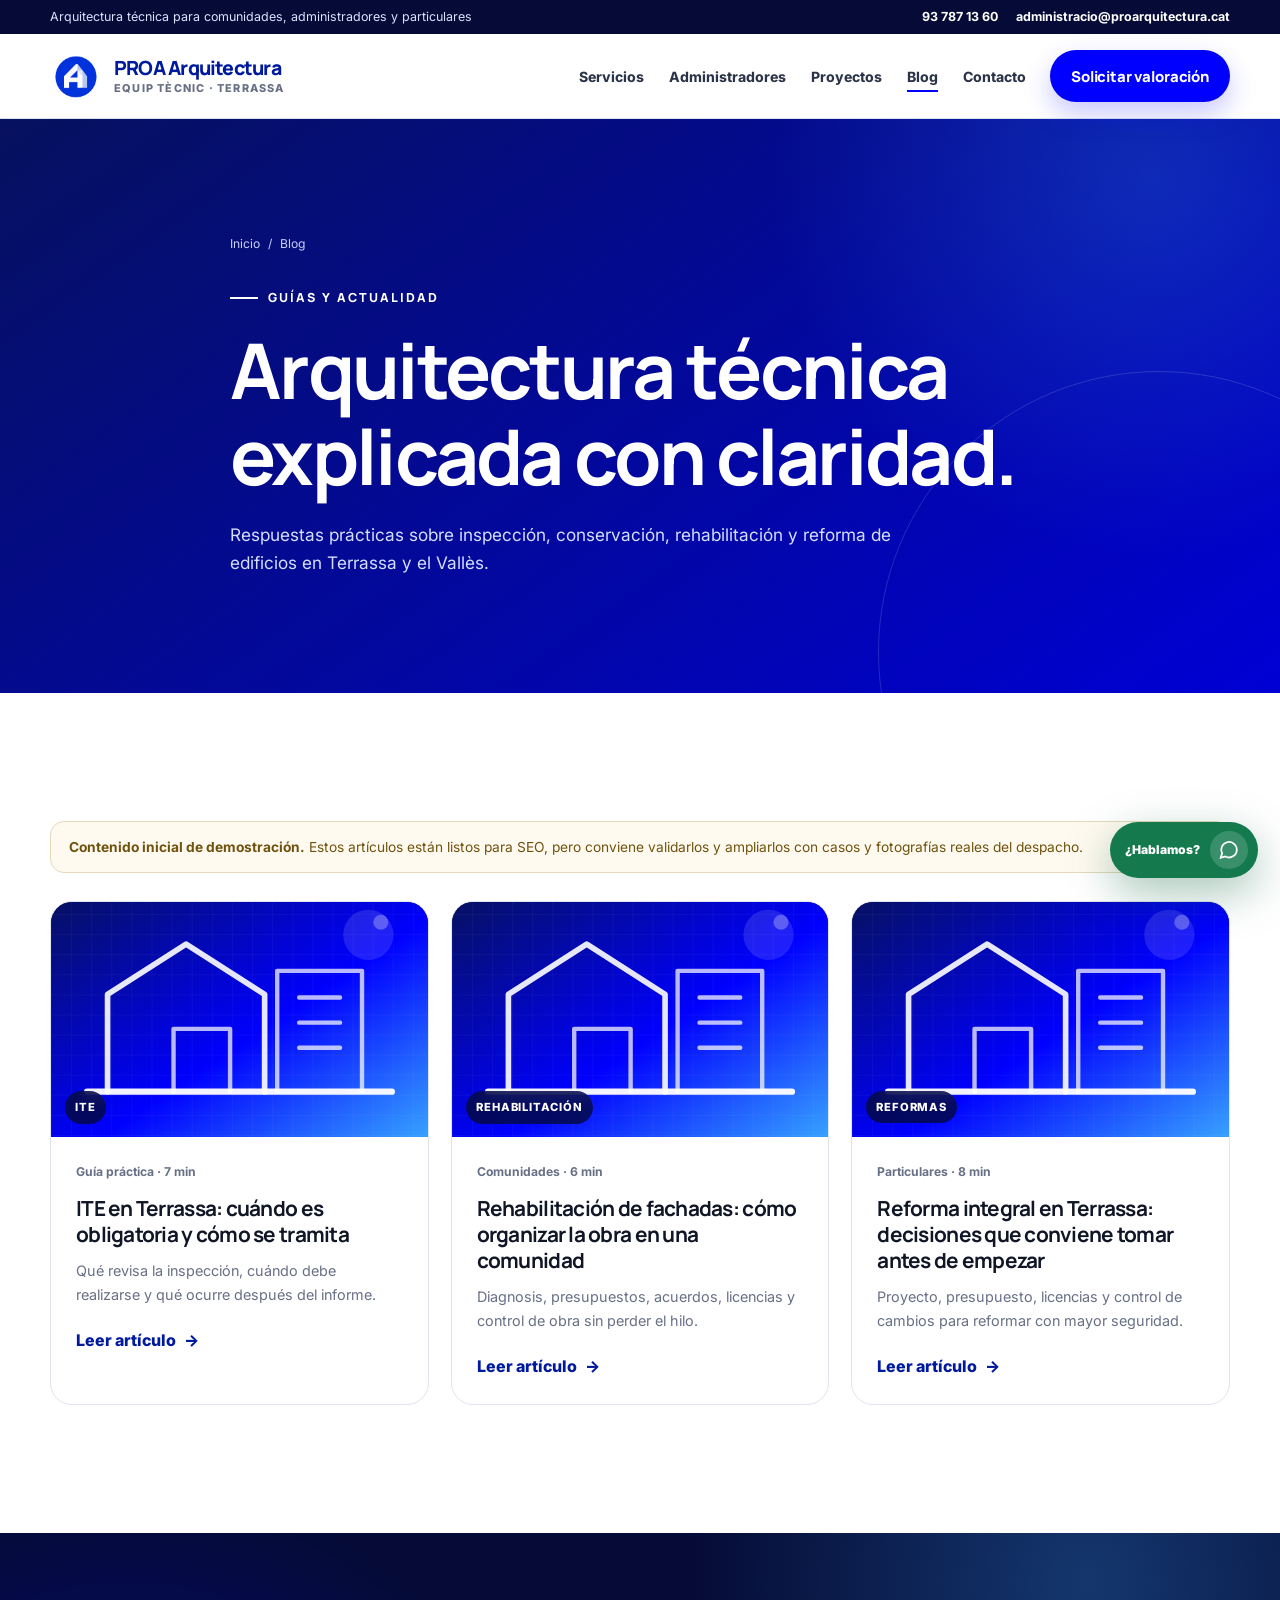
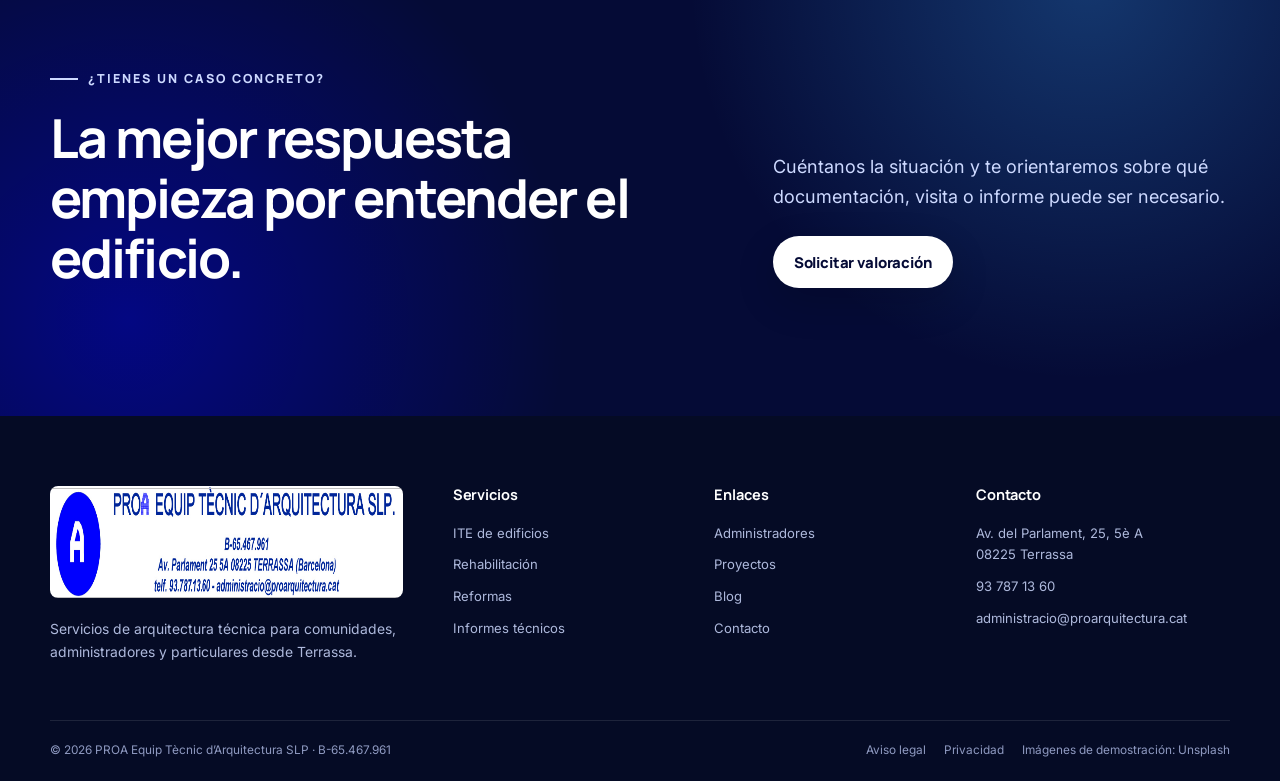
<file: blog/index.html>
<!doctype html>
<html lang="es">
<head>
  <meta charset="utf-8">
  <meta name="viewport" content="width=device-width, initial-scale=1">
  <title>Blog de arquitectura técnica en Terrassa | PROA</title>
  <meta name="description" content="Guías sobre ITE, rehabilitación de fachadas, reformas e informes técnicos para comunidades y particulares en Terrassa.">
  <meta name="robots" content="index, follow, max-image-preview:large">
  <meta name="theme-color" content="#0000fe">
  <link rel="canonical" href="https://www.proarquitectura.cat/blog/">
  <link rel="icon" href="../favicon.svg" type="image/svg+xml">
  <link rel="preconnect" href="https://fonts.googleapis.com">
  <link rel="preconnect" href="https://fonts.gstatic.com" crossorigin>
  <link href="https://fonts.googleapis.com/css2?family=Inter:wght@400;500;600;700;800&family=Manrope:wght@600;700;800&display=swap" rel="stylesheet">
  <link rel="stylesheet" href="../assets/css/styles.css">
  <meta property="og:type" content="website">
  <meta property="og:locale" content="es_ES">
  <meta property="og:title" content="Blog de arquitectura técnica en Terrassa | PROA">
  <meta property="og:description" content="Guías sobre ITE, rehabilitación de fachadas, reformas e informes técnicos para comunidades y particulares en Terrassa.">
  <meta property="og:url" content="https://www.proarquitectura.cat/blog/">
  <meta property="og:image" content="https://www.proarquitectura.cat/assets/images/og-proa.png">
  <meta name="twitter:card" content="summary_large_image">
  
</head>
<body>
  <a class="skip-link" href="#contenido">Saltar al contenido</a>

  <div class="utility-bar">
    <div class="container utility-bar__inner">
      <p>Arquitectura técnica para comunidades, administradores y particulares</p>
      <div class="utility-links">
        <a href="tel:+34937871360">93 787 13 60</a>
        <a href="mailto:administracio@proarquitectura.cat">administracio@proarquitectura.cat</a>
      </div>
    </div>
  </div>
  <header class="site-header" data-header>
    <div class="container site-header__inner">
      <a class="brand" href="../index.html" aria-label="PROA Arquitectura, inicio">
        <img class="brand__mark" src="../assets/images/logo-mark.png" alt="" width="52" height="52">
        <span class="brand__text"><span class="brand__name">PROA Arquitectura</span><span class="brand__claim">Equip tècnic · Terrassa</span></span>
      </a>
      <div class="nav-wrap">
        <nav class="site-nav" aria-label="Navegación principal" data-nav>
          <ul>
            <li><a href="../index.html#servicios">Servicios</a></li>
            <li><a href="../index.html#administradores">Administradores</a></li>
            <li><a href="../index.html#proyectos">Proyectos</a></li>
            <li><a href="index.html" aria-current="page">Blog</a></li>
            <li><a href="../index.html#contacto">Contacto</a></li>
            <li class="nav-mobile-cta"><a class="btn btn--primary" href="../index.html#contacto">Solicitar valoración</a></li>
          </ul>
        </nav>
        <a class="btn btn--primary" href="../index.html#contacto">Solicitar valoración</a>
        <button class="menu-toggle" type="button" aria-label="Abrir menú" aria-expanded="false" data-menu-toggle><span></span></button>
      </div>
    </div>
  </header>

  <main id="contenido">
    <section class="page-hero">
      <div class="container page-hero__inner">
        <nav class="breadcrumbs" aria-label="Migas de pan"><a href="../index.html">Inicio</a><span>/</span><span>Blog</span></nav>
        <span class="eyebrow">Guías y actualidad</span>
        <h1>Arquitectura técnica explicada con claridad.</h1>
        <p>Respuestas prácticas sobre inspección, conservación, rehabilitación y reforma de edificios en Terrassa y el Vallès.</p>
      </div>
    </section>
    <section class="section">
      <div class="container">
        <div class="demo-note"><span><strong>Contenido inicial de demostración.</strong> Estos artículos están listos para SEO, pero conviene validarlos y ampliarlos con casos y fotografías reales del despacho.</span></div>
        <div class="blog-list-grid"><article class="blog-card" data-reveal>
      <a href="ite-terrassa.html">
        <div class="blog-card__image"><img src="https://images.unsplash.com/photo-1503387762-592deb58ef4e?auto=format&fit=crop&w=1000&q=85" data-fallback="../assets/images/placeholder.svg" alt="Planos y herramientas de arquitectura" width="700" height="470" loading="lazy" onerror="this.onerror=null;this.src=this.dataset.fallback"><span class="blog-card__label">ITE</span></div>
        <div class="blog-card__body"><div class="blog-card__meta"><span>Guía práctica · 7 min</span></div><h3>ITE en Terrassa: cuándo es obligatoria y cómo se tramita</h3><p>Qué revisa la inspección, cuándo debe realizarse y qué ocurre después del informe.</p><span class="text-link">Leer artículo <span aria-hidden="true">→</span></span></div>
      </a>
    </article><article class="blog-card" data-reveal>
      <a href="rehabilitacion-fachadas-comunidades.html">
        <div class="blog-card__image"><img src="https://images.unsplash.com/photo-1511818966892-d7d671e672a2?auto=format&fit=crop&w=1000&q=85" data-fallback="../assets/images/placeholder.svg" alt="Fachada de un edificio de viviendas" width="700" height="470" loading="lazy" onerror="this.onerror=null;this.src=this.dataset.fallback"><span class="blog-card__label">Rehabilitación</span></div>
        <div class="blog-card__body"><div class="blog-card__meta"><span>Comunidades · 6 min</span></div><h3>Rehabilitación de fachadas: cómo organizar la obra en una comunidad</h3><p>Diagnosis, presupuestos, acuerdos, licencias y control de obra sin perder el hilo.</p><span class="text-link">Leer artículo <span aria-hidden="true">→</span></span></div>
      </a>
    </article><article class="blog-card" data-reveal>
      <a href="reforma-integral-vivienda-terrassa.html">
        <div class="blog-card__image"><img src="https://images.unsplash.com/photo-1494526585095-c41746248156?auto=format&fit=crop&w=1000&q=85" data-fallback="../assets/images/placeholder.svg" alt="Interior de una vivienda reformada" width="700" height="470" loading="lazy" onerror="this.onerror=null;this.src=this.dataset.fallback"><span class="blog-card__label">Reformas</span></div>
        <div class="blog-card__body"><div class="blog-card__meta"><span>Particulares · 8 min</span></div><h3>Reforma integral en Terrassa: decisiones que conviene tomar antes de empezar</h3><p>Proyecto, presupuesto, licencias y control de cambios para reformar con mayor seguridad.</p><span class="text-link">Leer artículo <span aria-hidden="true">→</span></span></div>
      </a>
    </article></div>
      </div>
    </section>
    <section class="section section--dark">
      <div class="container section-heading" style="margin-bottom:0">
        <div><span class="eyebrow">¿Tienes un caso concreto?</span><h2>La mejor respuesta empieza por entender el edificio.</h2></div>
        <div><p class="section-copy">Cuéntanos la situación y te orientaremos sobre qué documentación, visita o informe puede ser necesario.</p><p style="margin:24px 0 0"><a class="btn btn--white" href="../index.html#contacto">Solicitar valoración</a></p></div>
      </div>
    </section>
  </main>

  <footer class="site-footer">
    <div class="container site-footer__main">
      <div class="footer-brand">
        <img src="../assets/images/logo-proa.png" alt="PROA Equip Tècnic d’Arquitectura SLP" width="816" height="112" loading="lazy">
        <p>Servicios de arquitectura técnica para comunidades, administradores y particulares desde Terrassa.</p>
      </div>
      <div class="footer-column"><h3>Servicios</h3><ul><li><a href="../index.html#servicios">ITE de edificios</a></li><li><a href="../index.html#servicios">Rehabilitación</a></li><li><a href="../index.html#servicios">Reformas</a></li><li><a href="../index.html#servicios">Informes técnicos</a></li></ul></div>
      <div class="footer-column"><h3>Enlaces</h3><ul><li><a href="../index.html#administradores">Administradores</a></li><li><a href="../index.html#proyectos">Proyectos</a></li><li><a href="index.html">Blog</a></li><li><a href="../index.html#contacto">Contacto</a></li></ul></div>
      <div class="footer-column"><h3>Contacto</h3><ul><li>Av. del Parlament, 25, 5è A<br>08225 Terrassa</li><li><a href="tel:+34937871360">93 787 13 60</a></li><li><a href="mailto:administracio@proarquitectura.cat">administracio@proarquitectura.cat</a></li></ul></div>
    </div>
    <div class="container footer-bottom"><span>© <span data-current-year></span> PROA Equip Tècnic d’Arquitectura SLP · B-65.467.961</span><div class="footer-bottom__links"><a href="../aviso-legal.html">Aviso legal</a><a href="../privacidad.html">Privacidad</a><span>Imágenes de demostración: Unsplash</span></div></div>
  </footer>
  <button class="chat-launcher" type="button" aria-label="Abrir WhatsApp" onclick="window.open('https://wa.me/34692601849?text=Hola%2C%20me%20gustar%C3%ADa%20hacer%20una%20consulta%20a%20PROA%20Arquitectura.','_blank','noopener,noreferrer')"><span class="chat-launcher__text">¿Hablamos?</span><span class="chat-launcher__icon"><svg width="22" height="22" viewBox="0 0 24 24" fill="none" aria-hidden="true"><path d="M20.5 11.6a8.5 8.5 0 0 1-12.55 7.47L3 20.5l1.46-4.78A8.5 8.5 0 1 1 20.5 11.6Z" stroke="currentColor" stroke-width="1.9"/></svg></span></button>
  <script src="../assets/js/main.js" defer></script>
</body></html>
</file>
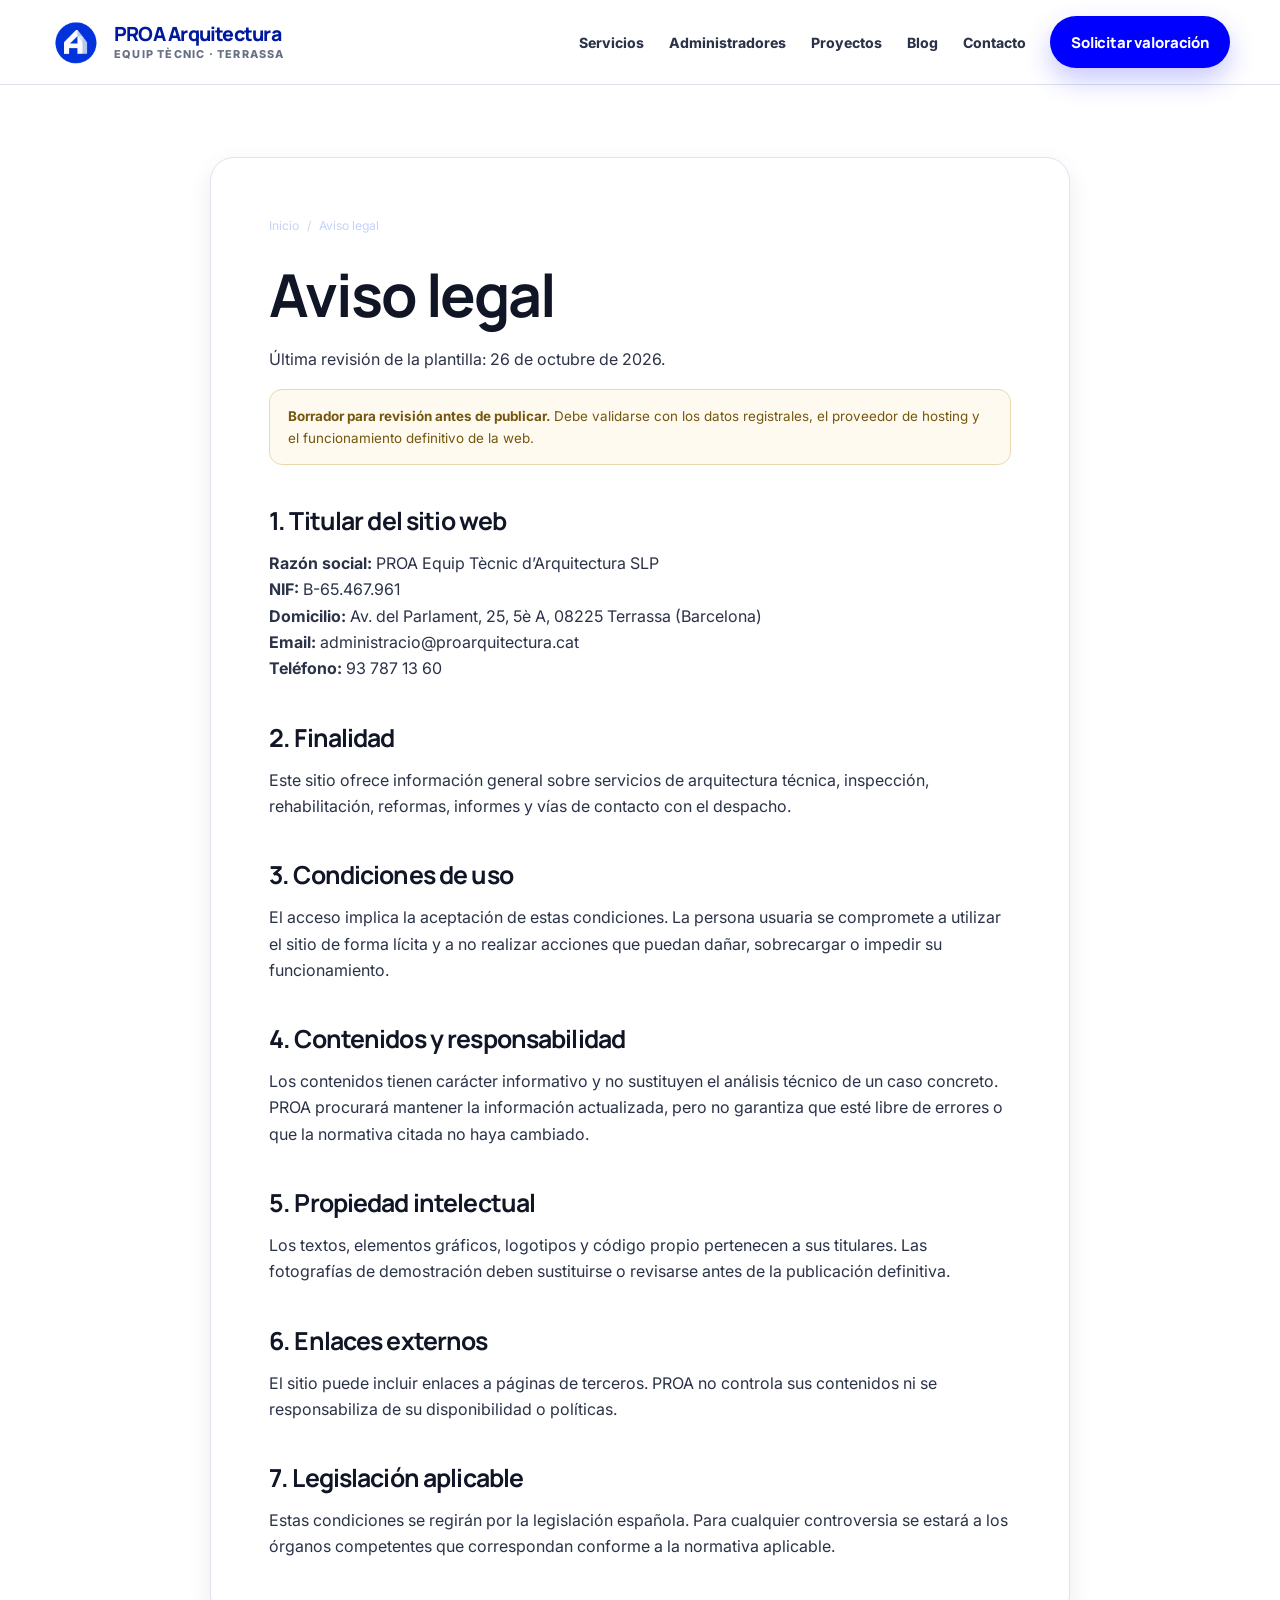
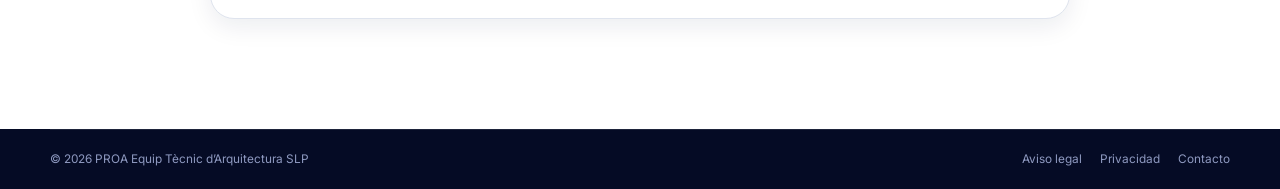
<file: aviso-legal.html>
<!doctype html><html lang="es"><head><meta charset="utf-8"><meta name="viewport" content="width=device-width, initial-scale=1"><title>Aviso legal | PROA Arquitectura</title><meta name="description" content="Información legal de PROA Equip Tècnic d’Arquitectura SLP."><meta name="robots" content="noindex, follow"><meta name="theme-color" content="#0000fe"><link rel="icon" href="favicon.svg" type="image/svg+xml"><link rel="preconnect" href="https://fonts.googleapis.com"><link rel="preconnect" href="https://fonts.gstatic.com" crossorigin><link href="https://fonts.googleapis.com/css2?family=Inter:wght@400;500;600;700;800&family=Manrope:wght@600;700;800&display=swap" rel="stylesheet"><link rel="stylesheet" href="assets/css/styles.css"></head><body><a class="skip-link" href="#contenido">Saltar al contenido</a>
    <header class="site-header" data-header><div class="container site-header__inner"><a class="brand" href="index.html"><img class="brand__mark" src="assets/images/logo-mark.png" alt="" width="52" height="52"><span class="brand__text"><span class="brand__name">PROA Arquitectura</span><span class="brand__claim">Equip tècnic · Terrassa</span></span></a><div class="nav-wrap"><nav class="site-nav" aria-label="Navegación principal" data-nav><ul><li><a href="index.html#servicios">Servicios</a></li><li><a href="index.html#administradores">Administradores</a></li><li><a href="index.html#proyectos">Proyectos</a></li><li><a href="blog/index.html">Blog</a></li><li><a href="index.html#contacto">Contacto</a></li><li class="nav-mobile-cta"><a class="btn btn--primary" href="index.html#contacto">Solicitar valoración</a></li></ul></nav><a class="btn btn--primary" href="index.html#contacto">Solicitar valoración</a><button class="menu-toggle" type="button" aria-label="Abrir menú" aria-expanded="false" data-menu-toggle><span></span></button></div></div></header>
    <main id="contenido" class="legal-main"><div class="container--narrow"><div class="legal-card"><nav class="breadcrumbs" aria-label="Migas de pan"><a href="index.html">Inicio</a><span>/</span><span>Aviso legal</span></nav><h1>Aviso legal</h1><p>Última revisión de la plantilla: 26 de octubre de 2026.</p>
        <div class="legal-warning"><strong>Borrador para revisión antes de publicar.</strong> Debe validarse con los datos registrales, el proveedor de hosting y el funcionamiento definitivo de la web.</div>
        <h2>1. Titular del sitio web</h2>
        <p><strong>Razón social:</strong> PROA Equip Tècnic d’Arquitectura SLP<br><strong>NIF:</strong> B-65.467.961<br><strong>Domicilio:</strong> Av. del Parlament, 25, 5è A, 08225 Terrassa (Barcelona)<br><strong>Email:</strong> administracio@proarquitectura.cat<br><strong>Teléfono:</strong> 93 787 13 60</p>
        <h2>2. Finalidad</h2>
        <p>Este sitio ofrece información general sobre servicios de arquitectura técnica, inspección, rehabilitación, reformas, informes y vías de contacto con el despacho.</p>
        <h2>3. Condiciones de uso</h2>
        <p>El acceso implica la aceptación de estas condiciones. La persona usuaria se compromete a utilizar el sitio de forma lícita y a no realizar acciones que puedan dañar, sobrecargar o impedir su funcionamiento.</p>
        <h2>4. Contenidos y responsabilidad</h2>
        <p>Los contenidos tienen carácter informativo y no sustituyen el análisis técnico de un caso concreto. PROA procurará mantener la información actualizada, pero no garantiza que esté libre de errores o que la normativa citada no haya cambiado.</p>
        <h2>5. Propiedad intelectual</h2>
        <p>Los textos, elementos gráficos, logotipos y código propio pertenecen a sus titulares. Las fotografías de demostración deben sustituirse o revisarse antes de la publicación definitiva.</p>
        <h2>6. Enlaces externos</h2>
        <p>El sitio puede incluir enlaces a páginas de terceros. PROA no controla sus contenidos ni se responsabiliza de su disponibilidad o políticas.</p>
        <h2>7. Legislación aplicable</h2>
        <p>Estas condiciones se regirán por la legislación española. Para cualquier controversia se estará a los órganos competentes que correspondan conforme a la normativa aplicable.</p></div></div></main>
    <footer class="site-footer"><div class="container footer-bottom"><span>© <span data-current-year></span> PROA Equip Tècnic d’Arquitectura SLP</span><div class="footer-bottom__links"><a href="aviso-legal.html">Aviso legal</a><a href="privacidad.html">Privacidad</a><a href="index.html#contacto">Contacto</a></div></div></footer><script src="assets/js/main.js" defer></script></body></html>
</file>
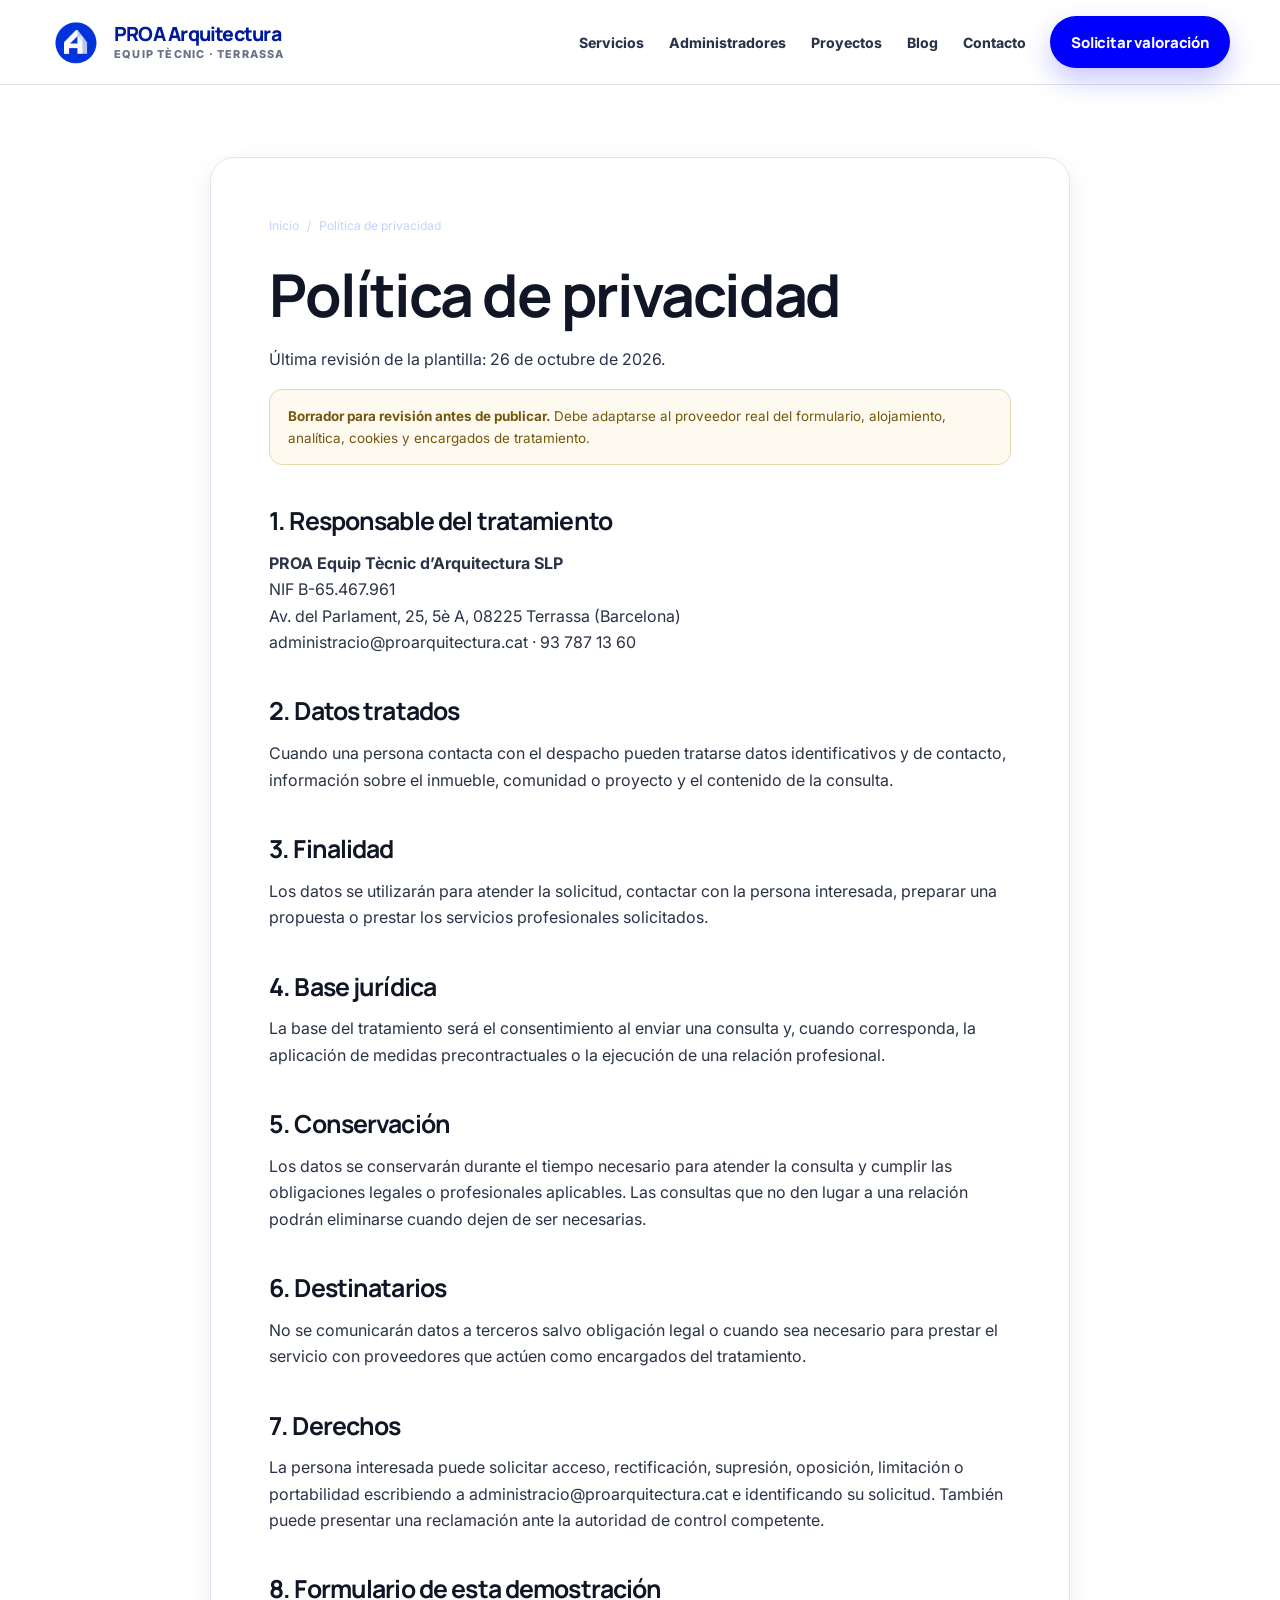
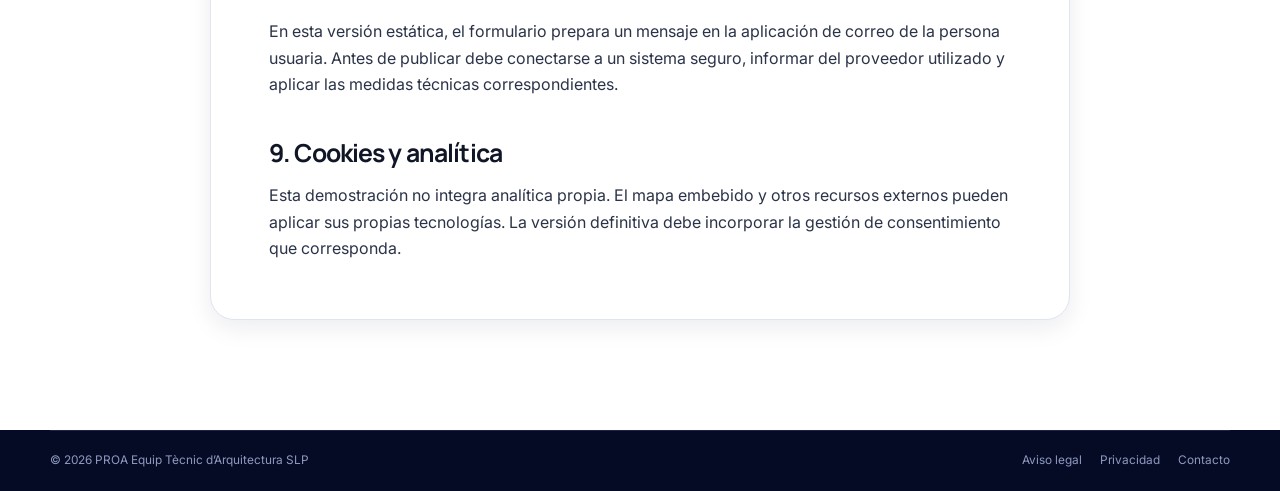
<file: privacidad.html>
<!doctype html><html lang="es"><head><meta charset="utf-8"><meta name="viewport" content="width=device-width, initial-scale=1"><title>Política de privacidad | PROA Arquitectura</title><meta name="description" content="Información sobre el tratamiento de datos personales en la web de PROA Arquitectura."><meta name="robots" content="noindex, follow"><meta name="theme-color" content="#0000fe"><link rel="icon" href="favicon.svg" type="image/svg+xml"><link rel="preconnect" href="https://fonts.googleapis.com"><link rel="preconnect" href="https://fonts.gstatic.com" crossorigin><link href="https://fonts.googleapis.com/css2?family=Inter:wght@400;500;600;700;800&family=Manrope:wght@600;700;800&display=swap" rel="stylesheet"><link rel="stylesheet" href="assets/css/styles.css"></head><body><a class="skip-link" href="#contenido">Saltar al contenido</a>
    <header class="site-header" data-header><div class="container site-header__inner"><a class="brand" href="index.html"><img class="brand__mark" src="assets/images/logo-mark.png" alt="" width="52" height="52"><span class="brand__text"><span class="brand__name">PROA Arquitectura</span><span class="brand__claim">Equip tècnic · Terrassa</span></span></a><div class="nav-wrap"><nav class="site-nav" aria-label="Navegación principal" data-nav><ul><li><a href="index.html#servicios">Servicios</a></li><li><a href="index.html#administradores">Administradores</a></li><li><a href="index.html#proyectos">Proyectos</a></li><li><a href="blog/index.html">Blog</a></li><li><a href="index.html#contacto">Contacto</a></li><li class="nav-mobile-cta"><a class="btn btn--primary" href="index.html#contacto">Solicitar valoración</a></li></ul></nav><a class="btn btn--primary" href="index.html#contacto">Solicitar valoración</a><button class="menu-toggle" type="button" aria-label="Abrir menú" aria-expanded="false" data-menu-toggle><span></span></button></div></div></header>
    <main id="contenido" class="legal-main"><div class="container--narrow"><div class="legal-card"><nav class="breadcrumbs" aria-label="Migas de pan"><a href="index.html">Inicio</a><span>/</span><span>Política de privacidad</span></nav><h1>Política de privacidad</h1><p>Última revisión de la plantilla: 26 de octubre de 2026.</p>
        <div class="legal-warning"><strong>Borrador para revisión antes de publicar.</strong> Debe adaptarse al proveedor real del formulario, alojamiento, analítica, cookies y encargados de tratamiento.</div>
        <h2>1. Responsable del tratamiento</h2>
        <p><strong>PROA Equip Tècnic d’Arquitectura SLP</strong><br>NIF B-65.467.961<br>Av. del Parlament, 25, 5è A, 08225 Terrassa (Barcelona)<br>administracio@proarquitectura.cat · 93 787 13 60</p>
        <h2>2. Datos tratados</h2>
        <p>Cuando una persona contacta con el despacho pueden tratarse datos identificativos y de contacto, información sobre el inmueble, comunidad o proyecto y el contenido de la consulta.</p>
        <h2>3. Finalidad</h2>
        <p>Los datos se utilizarán para atender la solicitud, contactar con la persona interesada, preparar una propuesta o prestar los servicios profesionales solicitados.</p>
        <h2>4. Base jurídica</h2>
        <p>La base del tratamiento será el consentimiento al enviar una consulta y, cuando corresponda, la aplicación de medidas precontractuales o la ejecución de una relación profesional.</p>
        <h2>5. Conservación</h2>
        <p>Los datos se conservarán durante el tiempo necesario para atender la consulta y cumplir las obligaciones legales o profesionales aplicables. Las consultas que no den lugar a una relación podrán eliminarse cuando dejen de ser necesarias.</p>
        <h2>6. Destinatarios</h2>
        <p>No se comunicarán datos a terceros salvo obligación legal o cuando sea necesario para prestar el servicio con proveedores que actúen como encargados del tratamiento.</p>
        <h2>7. Derechos</h2>
        <p>La persona interesada puede solicitar acceso, rectificación, supresión, oposición, limitación o portabilidad escribiendo a administracio@proarquitectura.cat e identificando su solicitud. También puede presentar una reclamación ante la autoridad de control competente.</p>
        <h2>8. Formulario de esta demostración</h2>
        <p>En esta versión estática, el formulario prepara un mensaje en la aplicación de correo de la persona usuaria. Antes de publicar debe conectarse a un sistema seguro, informar del proveedor utilizado y aplicar las medidas técnicas correspondientes.</p>
        <h2>9. Cookies y analítica</h2>
        <p>Esta demostración no integra analítica propia. El mapa embebido y otros recursos externos pueden aplicar sus propias tecnologías. La versión definitiva debe incorporar la gestión de consentimiento que corresponda.</p></div></div></main>
    <footer class="site-footer"><div class="container footer-bottom"><span>© <span data-current-year></span> PROA Equip Tècnic d’Arquitectura SLP</span><div class="footer-bottom__links"><a href="aviso-legal.html">Aviso legal</a><a href="privacidad.html">Privacidad</a><a href="index.html#contacto">Contacto</a></div></div></footer><script src="assets/js/main.js" defer></script></body></html>
</file>
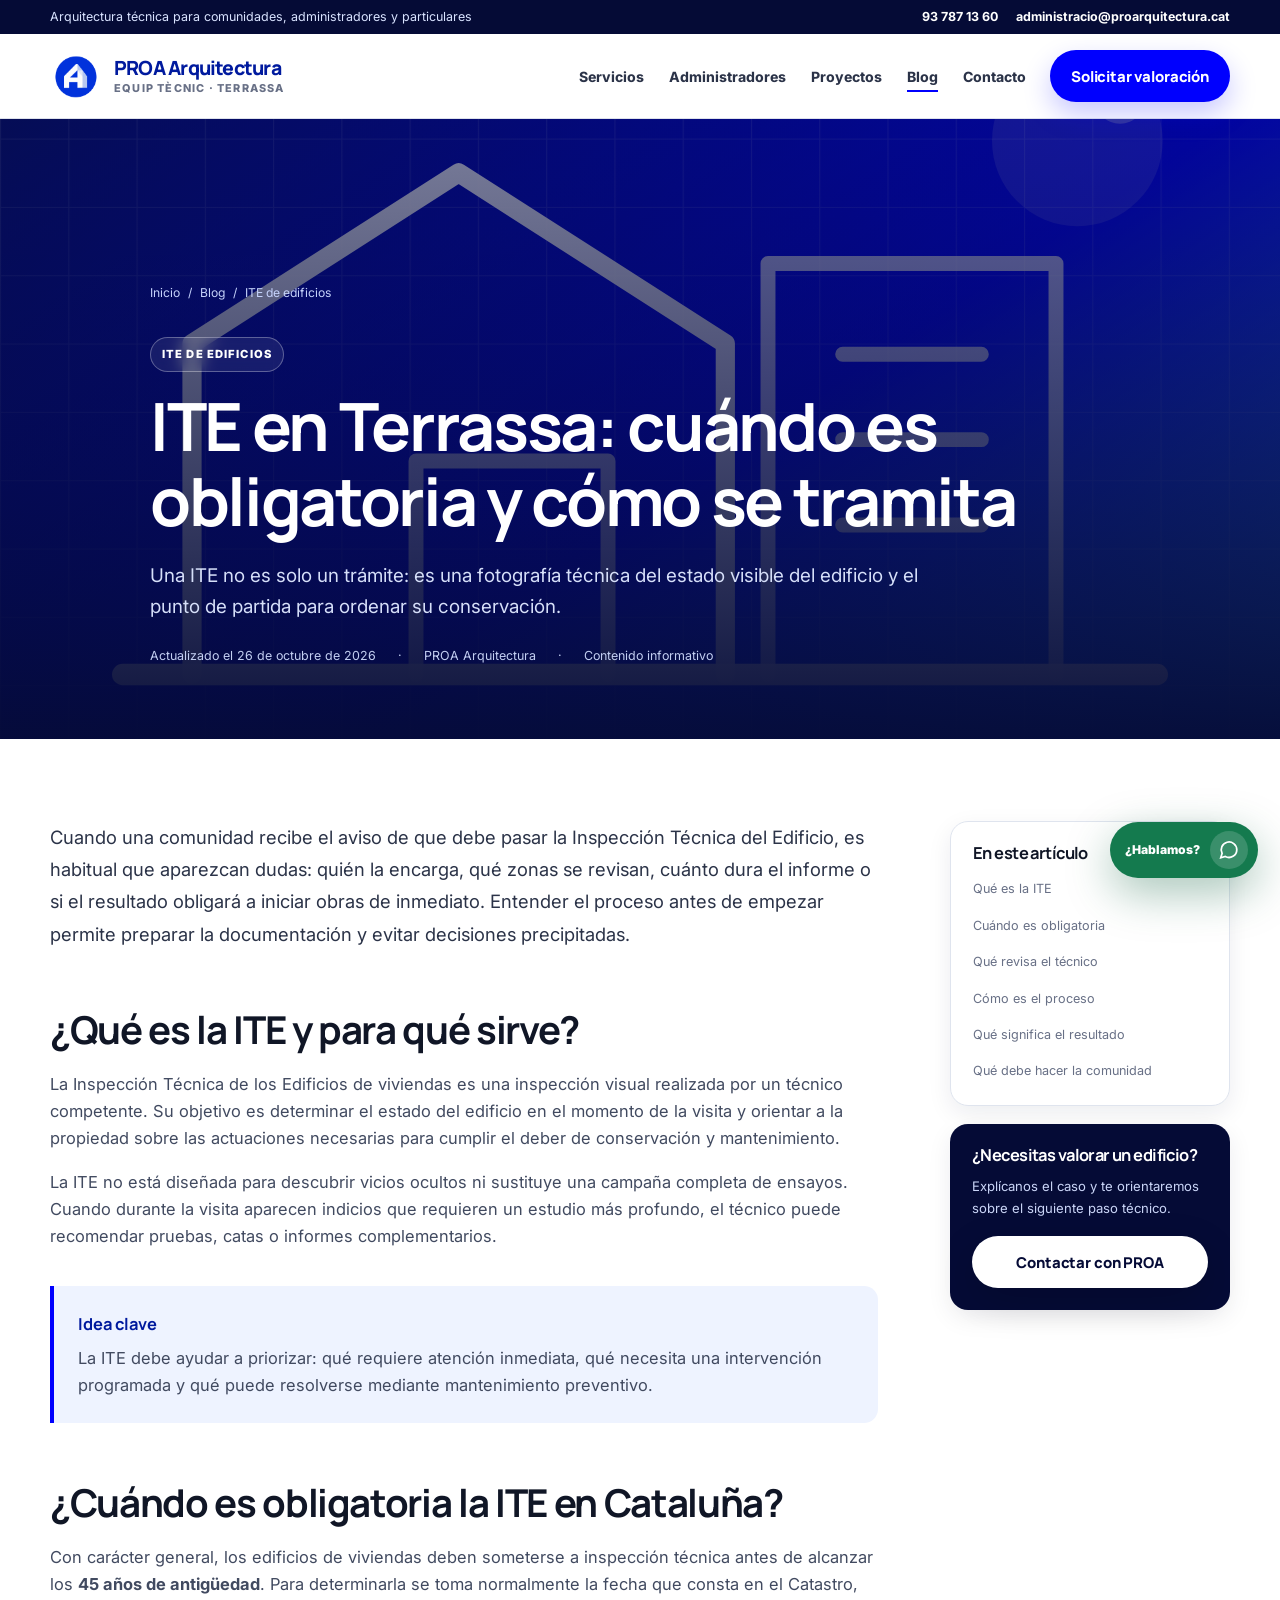
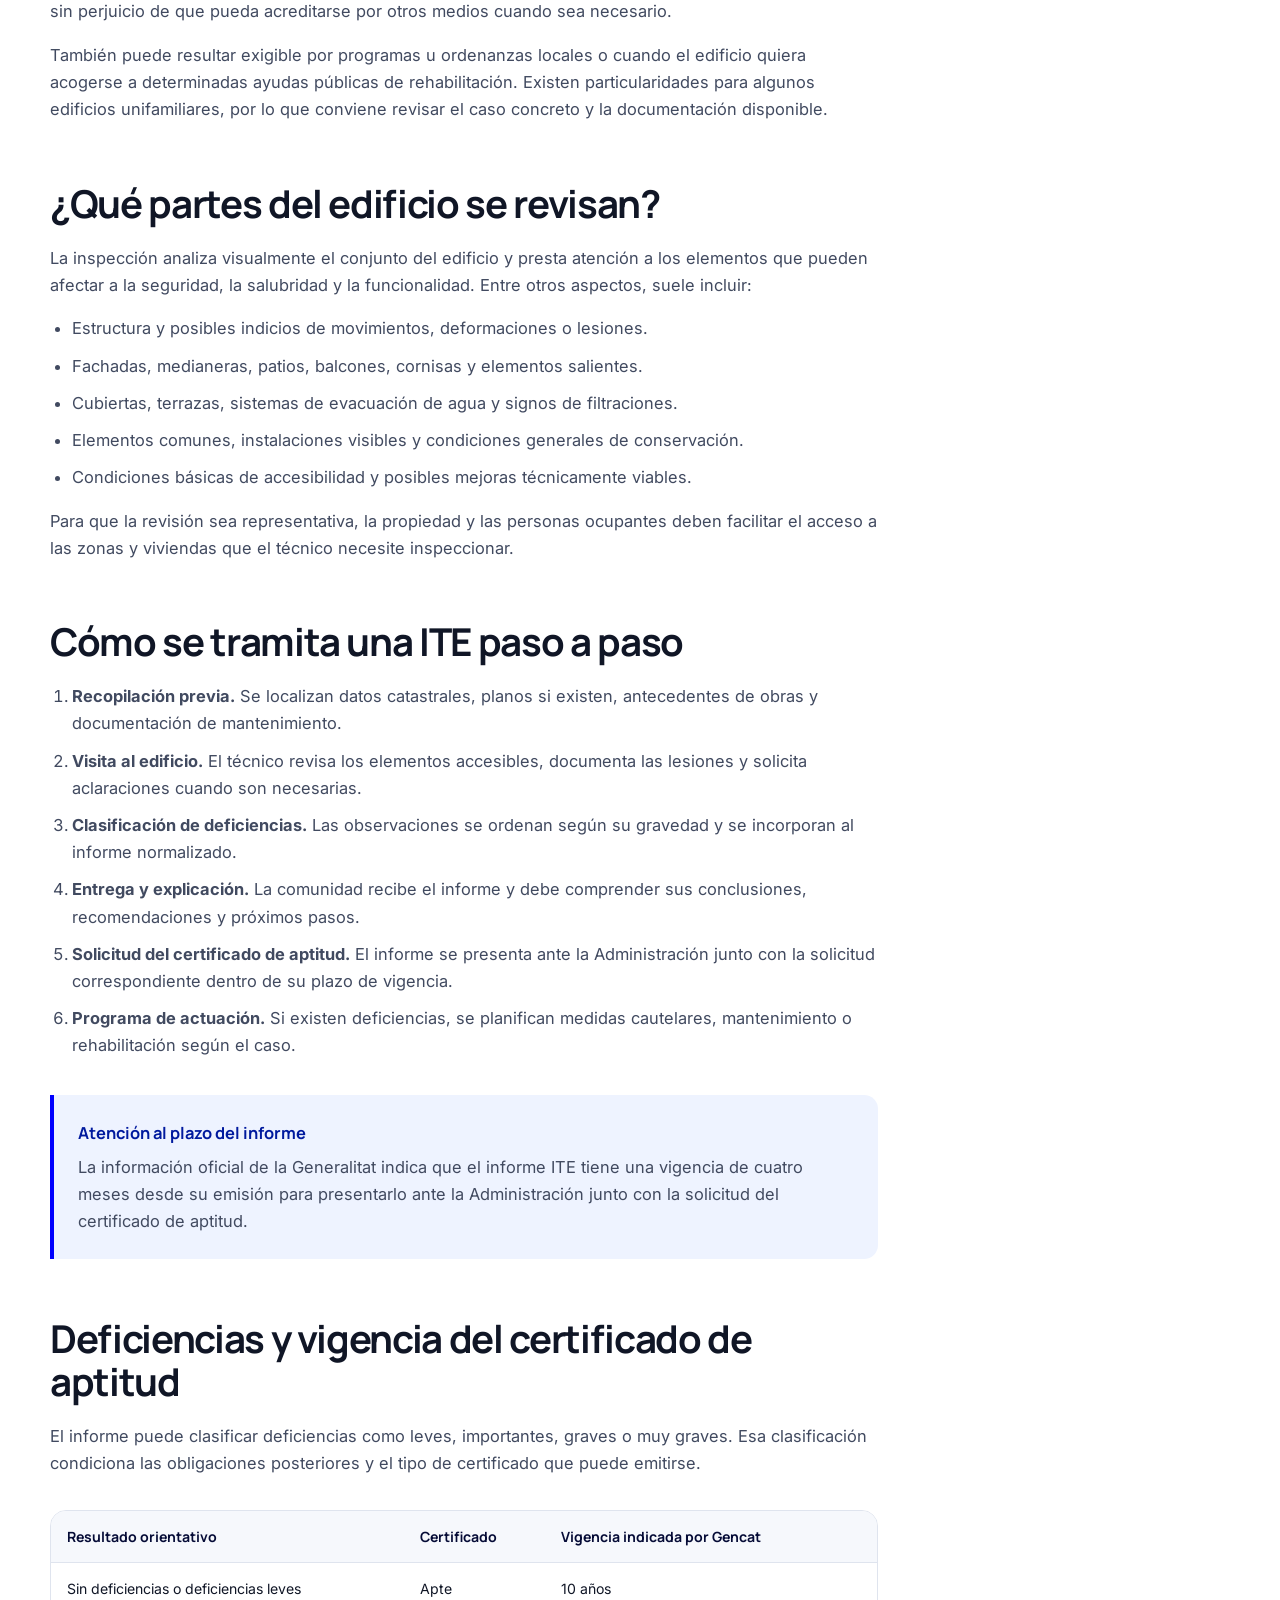
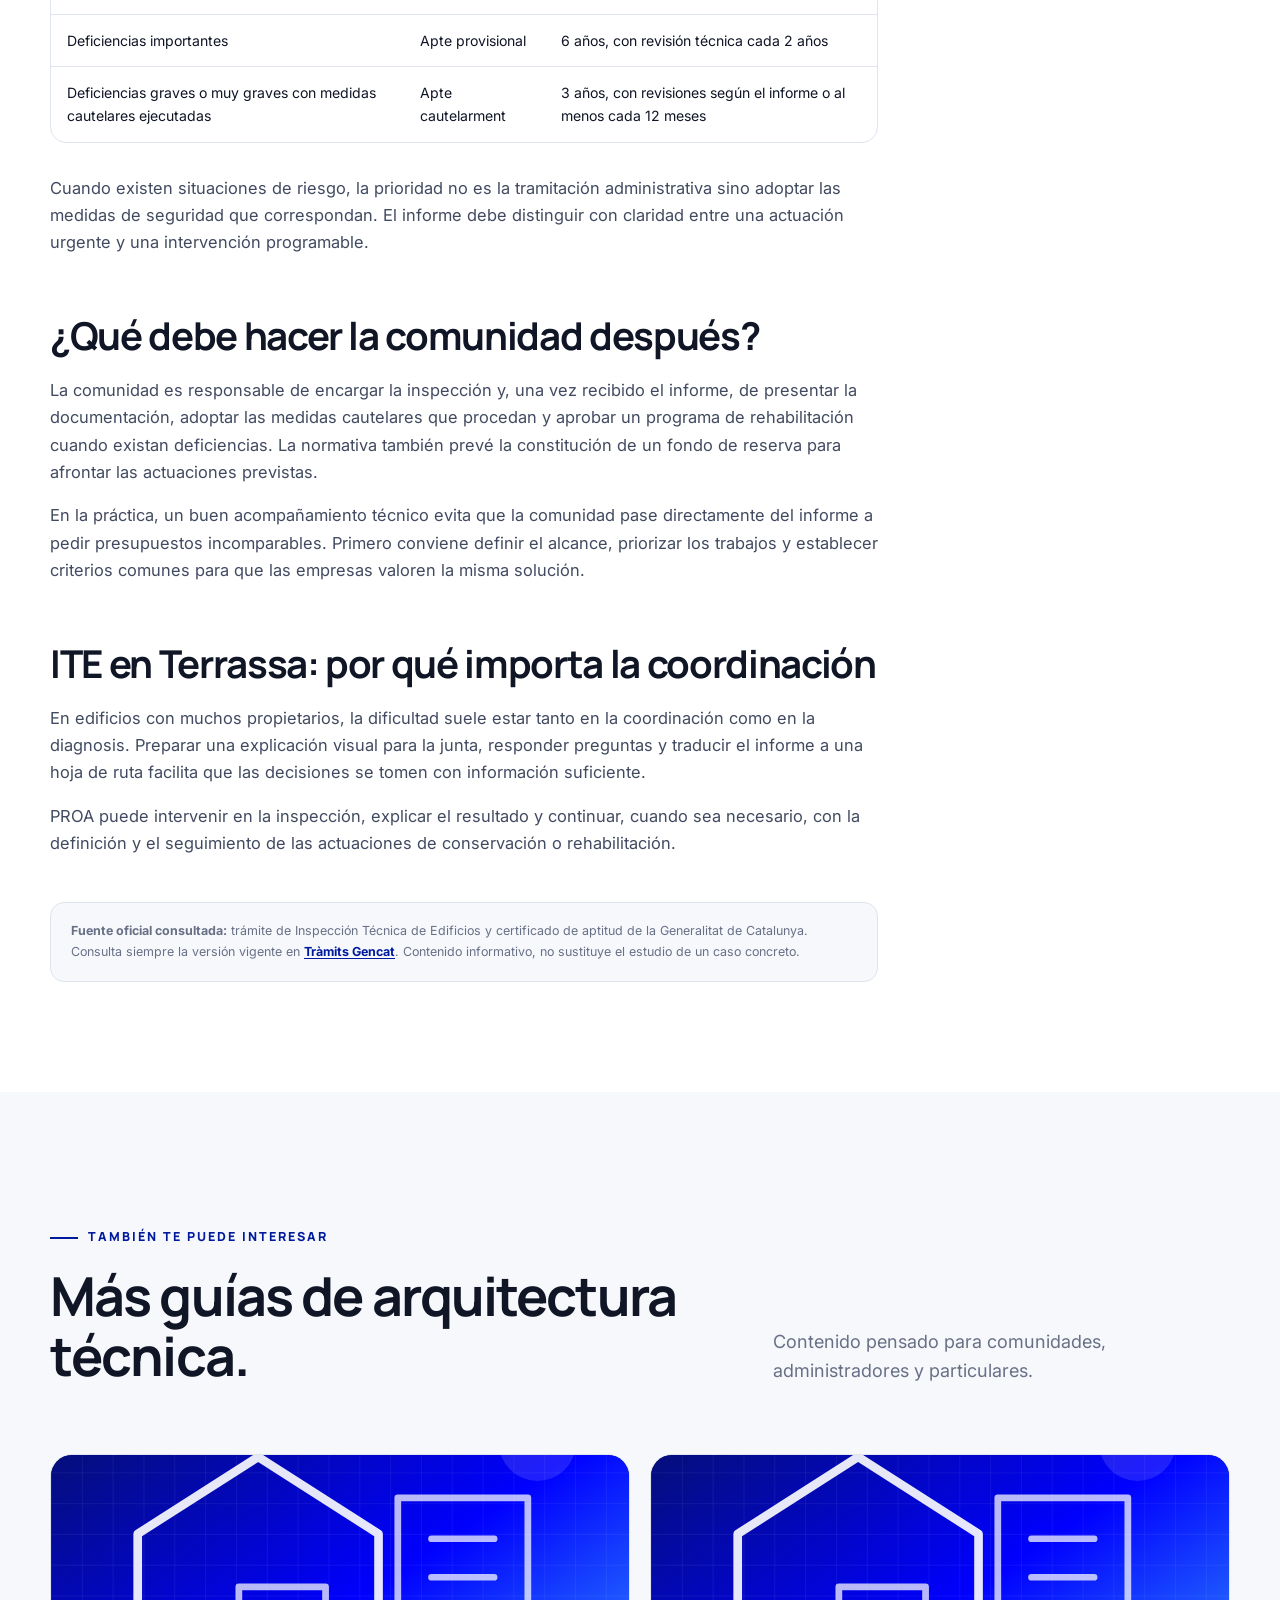
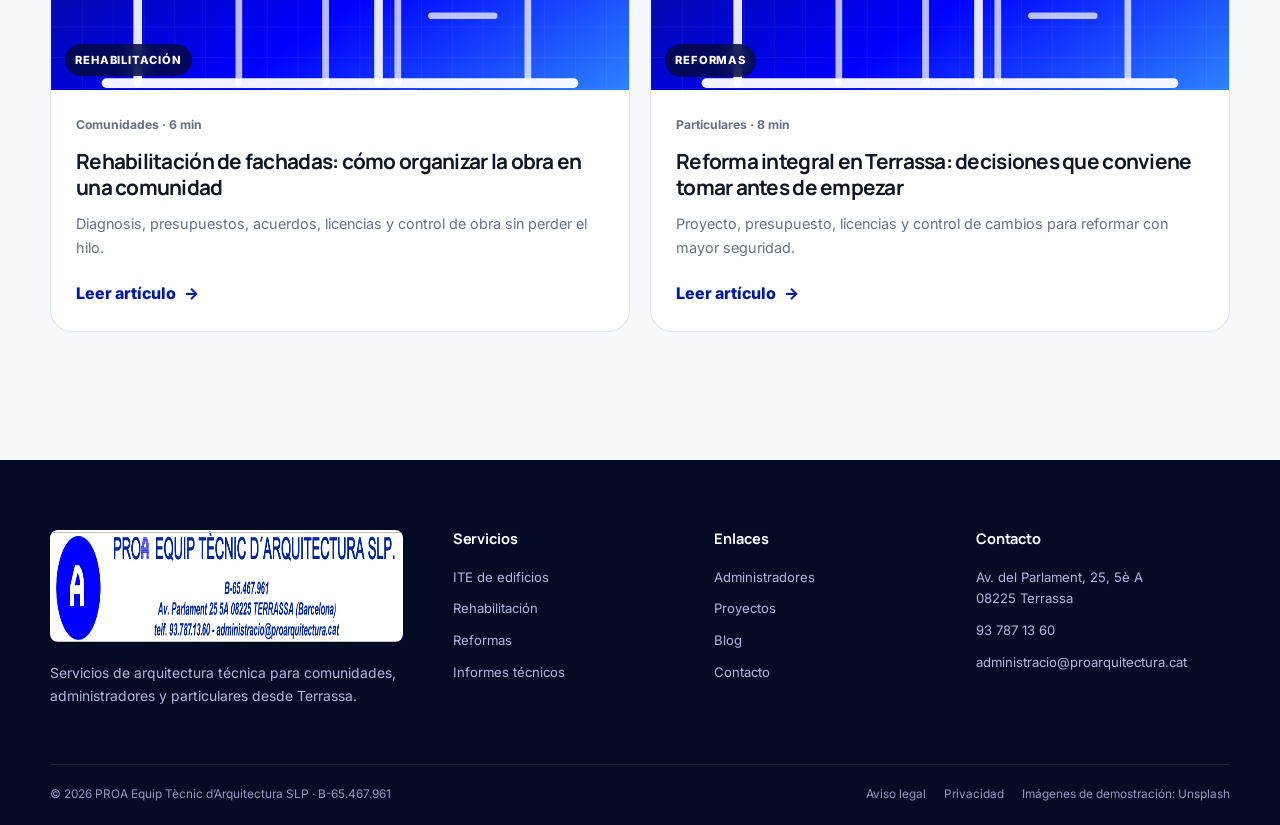
<file: blog/ite-terrassa.html>
<!doctype html>
<html lang="es">
<head>
  <meta charset="utf-8">
  <meta name="viewport" content="width=device-width, initial-scale=1">
  <title>ITE en Terrassa: cuándo es obligatoria y cómo se tramita | PROA</title>
  <meta name="description" content="Guía sobre la Inspección Técnica de Edificios en Terrassa: plazos, revisión, deficiencias, certificado de aptitud y pasos para una comunidad.">
  <meta name="robots" content="index, follow, max-image-preview:large">
  <meta name="theme-color" content="#0000fe">
  <link rel="canonical" href="https://www.proarquitectura.cat/blog/ite-terrassa.html">
  <link rel="icon" href="../favicon.svg" type="image/svg+xml">
  <link rel="preconnect" href="https://fonts.googleapis.com">
  <link rel="preconnect" href="https://fonts.gstatic.com" crossorigin>
  <link href="https://fonts.googleapis.com/css2?family=Inter:wght@400;500;600;700;800&family=Manrope:wght@600;700;800&display=swap" rel="stylesheet">
  <link rel="stylesheet" href="../assets/css/styles.css">
  <meta property="og:type" content="article">
  <meta property="og:locale" content="es_ES">
  <meta property="og:title" content="ITE en Terrassa: cuándo es obligatoria y cómo se tramita | PROA">
  <meta property="og:description" content="Guía sobre la Inspección Técnica de Edificios en Terrassa: plazos, revisión, deficiencias, certificado de aptitud y pasos para una comunidad.">
  <meta property="og:url" content="https://www.proarquitectura.cat/blog/ite-terrassa.html">
  <meta property="og:image" content="https://images.unsplash.com/photo-1503387762-592deb58ef4e?auto=format&fit=crop&w=1800&q=88">
  <meta name="twitter:card" content="summary_large_image">
  <script type="application/ld+json">{
      "@context":"https://schema.org","@type":"Article","headline":"ITE en Terrassa: cuándo es obligatoria y cómo se tramita",
      "description":"Guía sobre la Inspección Técnica de Edificios en Terrassa: plazos, revisión, deficiencias, certificado de aptitud y pasos para una comunidad.","image":"https://images.unsplash.com/photo-1503387762-592deb58ef4e?auto=format&fit=crop&w=1800&q=88",
      "datePublished":"2026-10-26","dateModified":"2026-10-26",
      "author":{"@type":"Organization","name":"PROA Equip Tècnic d’Arquitectura SLP"},
      "publisher":{"@type":"Organization","name":"PROA Equip Tècnic d’Arquitectura SLP","logo":{"@type":"ImageObject","url":"https://www.proarquitectura.cat/assets/images/logo-proa.png"}}
    }</script>
</head>
<body>
  <a class="skip-link" href="#contenido">Saltar al contenido</a>

  <div class="utility-bar">
    <div class="container utility-bar__inner">
      <p>Arquitectura técnica para comunidades, administradores y particulares</p>
      <div class="utility-links">
        <a href="tel:+34937871360">93 787 13 60</a>
        <a href="mailto:administracio@proarquitectura.cat">administracio@proarquitectura.cat</a>
      </div>
    </div>
  </div>
  <header class="site-header" data-header>
    <div class="container site-header__inner">
      <a class="brand" href="../index.html" aria-label="PROA Arquitectura, inicio">
        <img class="brand__mark" src="../assets/images/logo-mark.png" alt="" width="52" height="52">
        <span class="brand__text"><span class="brand__name">PROA Arquitectura</span><span class="brand__claim">Equip tècnic · Terrassa</span></span>
      </a>
      <div class="nav-wrap">
        <nav class="site-nav" aria-label="Navegación principal" data-nav>
          <ul>
            <li><a href="../index.html#servicios">Servicios</a></li>
            <li><a href="../index.html#administradores">Administradores</a></li>
            <li><a href="../index.html#proyectos">Proyectos</a></li>
            <li><a href="index.html" aria-current="page">Blog</a></li>
            <li><a href="../index.html#contacto">Contacto</a></li>
            <li class="nav-mobile-cta"><a class="btn btn--primary" href="../index.html#contacto">Solicitar valoración</a></li>
          </ul>
        </nav>
        <a class="btn btn--primary" href="../index.html#contacto">Solicitar valoración</a>
        <button class="menu-toggle" type="button" aria-label="Abrir menú" aria-expanded="false" data-menu-toggle><span></span></button>
      </div>
    </div>
  </header>

  <main id="contenido">
    <article>
      <header class="article-hero">
        <img class="article-hero__image" src="https://images.unsplash.com/photo-1503387762-592deb58ef4e?auto=format&fit=crop&w=1800&q=88" data-fallback="../assets/images/placeholder.svg" alt="Planos de arquitectura sobre una mesa de trabajo" width="1800" height="1000" fetchpriority="high" onerror="this.onerror=null;this.src=this.dataset.fallback">
        <div class="container article-hero__inner">
          <nav class="breadcrumbs" aria-label="Migas de pan"><a href="../index.html">Inicio</a><span>/</span><a href="index.html">Blog</a><span>/</span><span>ITE de edificios</span></nav>
          <span class="article-category">ITE de edificios</span>
          <h1>ITE en Terrassa: cuándo es obligatoria y cómo se tramita</h1>
          <p class="article-hero__lead">Una ITE no es solo un trámite: es una fotografía técnica del estado visible del edificio y el punto de partida para ordenar su conservación.</p>
          <div class="article-meta"><span>Actualizado el 26 de octubre de 2026</span><span>·</span><span>PROA Arquitectura</span><span>·</span><span>Contenido informativo</span></div>
        </div>
      </header>
      <div class="container article-layout">
        <div class="article-content"><p>Cuando una comunidad recibe el aviso de que debe pasar la Inspección Técnica del Edificio, es habitual que aparezcan dudas: quién la encarga, qué zonas se revisan, cuánto dura el informe o si el resultado obligará a iniciar obras de inmediato. Entender el proceso antes de empezar permite preparar la documentación y evitar decisiones precipitadas.</p>
<h2 id="que-es">¿Qué es la ITE y para qué sirve?</h2>
<p>La Inspección Técnica de los Edificios de viviendas es una inspección visual realizada por un técnico competente. Su objetivo es determinar el estado del edificio en el momento de la visita y orientar a la propiedad sobre las actuaciones necesarias para cumplir el deber de conservación y mantenimiento.</p>
<p>La ITE no está diseñada para descubrir vicios ocultos ni sustituye una campaña completa de ensayos. Cuando durante la visita aparecen indicios que requieren un estudio más profundo, el técnico puede recomendar pruebas, catas o informes complementarios.</p>
<div class="article-callout"><strong>Idea clave</strong><p>La ITE debe ayudar a priorizar: qué requiere atención inmediata, qué necesita una intervención programada y qué puede resolverse mediante mantenimiento preventivo.</p></div>
<h2 id="cuando">¿Cuándo es obligatoria la ITE en Cataluña?</h2>
<p>Con carácter general, los edificios de viviendas deben someterse a inspección técnica antes de alcanzar los <strong>45 años de antigüedad</strong>. Para determinarla se toma normalmente la fecha que consta en el Catastro, sin perjuicio de que pueda acreditarse por otros medios cuando sea necesario.</p>
<p>También puede resultar exigible por programas u ordenanzas locales o cuando el edificio quiera acogerse a determinadas ayudas públicas de rehabilitación. Existen particularidades para algunos edificios unifamiliares, por lo que conviene revisar el caso concreto y la documentación disponible.</p>
<h2 id="que-revisa">¿Qué partes del edificio se revisan?</h2>
<p>La inspección analiza visualmente el conjunto del edificio y presta atención a los elementos que pueden afectar a la seguridad, la salubridad y la funcionalidad. Entre otros aspectos, suele incluir:</p>
<ul><li>Estructura y posibles indicios de movimientos, deformaciones o lesiones.</li><li>Fachadas, medianeras, patios, balcones, cornisas y elementos salientes.</li><li>Cubiertas, terrazas, sistemas de evacuación de agua y signos de filtraciones.</li><li>Elementos comunes, instalaciones visibles y condiciones generales de conservación.</li><li>Condiciones básicas de accesibilidad y posibles mejoras técnicamente viables.</li></ul>
<p>Para que la revisión sea representativa, la propiedad y las personas ocupantes deben facilitar el acceso a las zonas y viviendas que el técnico necesite inspeccionar.</p>
<h2 id="proceso">Cómo se tramita una ITE paso a paso</h2>
<ol><li><strong>Recopilación previa.</strong> Se localizan datos catastrales, planos si existen, antecedentes de obras y documentación de mantenimiento.</li><li><strong>Visita al edificio.</strong> El técnico revisa los elementos accesibles, documenta las lesiones y solicita aclaraciones cuando son necesarias.</li><li><strong>Clasificación de deficiencias.</strong> Las observaciones se ordenan según su gravedad y se incorporan al informe normalizado.</li><li><strong>Entrega y explicación.</strong> La comunidad recibe el informe y debe comprender sus conclusiones, recomendaciones y próximos pasos.</li><li><strong>Solicitud del certificado de aptitud.</strong> El informe se presenta ante la Administración junto con la solicitud correspondiente dentro de su plazo de vigencia.</li><li><strong>Programa de actuación.</strong> Si existen deficiencias, se planifican medidas cautelares, mantenimiento o rehabilitación según el caso.</li></ol>
<div class="article-callout"><strong>Atención al plazo del informe</strong><p>La información oficial de la Generalitat indica que el informe ITE tiene una vigencia de cuatro meses desde su emisión para presentarlo ante la Administración junto con la solicitud del certificado de aptitud.</p></div>
<h2 id="resultado">Deficiencias y vigencia del certificado de aptitud</h2>
<p>El informe puede clasificar deficiencias como leves, importantes, graves o muy graves. Esa clasificación condiciona las obligaciones posteriores y el tipo de certificado que puede emitirse.</p>
<div class="article-table-wrap"><table class="article-table"><thead><tr><th>Resultado orientativo</th><th>Certificado</th><th>Vigencia indicada por Gencat</th></tr></thead><tbody><tr><td>Sin deficiencias o deficiencias leves</td><td>Apte</td><td>10 años</td></tr><tr><td>Deficiencias importantes</td><td>Apte provisional</td><td>6 años, con revisión técnica cada 2 años</td></tr><tr><td>Deficiencias graves o muy graves con medidas cautelares ejecutadas</td><td>Apte cautelarment</td><td>3 años, con revisiones según el informe o al menos cada 12 meses</td></tr></tbody></table></div>
<p>Cuando existen situaciones de riesgo, la prioridad no es la tramitación administrativa sino adoptar las medidas de seguridad que correspondan. El informe debe distinguir con claridad entre una actuación urgente y una intervención programable.</p>
<h2 id="comunidad">¿Qué debe hacer la comunidad después?</h2>
<p>La comunidad es responsable de encargar la inspección y, una vez recibido el informe, de presentar la documentación, adoptar las medidas cautelares que procedan y aprobar un programa de rehabilitación cuando existan deficiencias. La normativa también prevé la constitución de un fondo de reserva para afrontar las actuaciones previstas.</p>
<p>En la práctica, un buen acompañamiento técnico evita que la comunidad pase directamente del informe a pedir presupuestos incomparables. Primero conviene definir el alcance, priorizar los trabajos y establecer criterios comunes para que las empresas valoren la misma solución.</p>
<h2>ITE en Terrassa: por qué importa la coordinación</h2>
<p>En edificios con muchos propietarios, la dificultad suele estar tanto en la coordinación como en la diagnosis. Preparar una explicación visual para la junta, responder preguntas y traducir el informe a una hoja de ruta facilita que las decisiones se tomen con información suficiente.</p>
<p>PROA puede intervenir en la inspección, explicar el resultado y continuar, cuando sea necesario, con la definición y el seguimiento de las actuaciones de conservación o rehabilitación.</p>
<div class="article-source"><strong>Fuente oficial consultada:</strong> trámite de Inspección Técnica de Edificios y certificado de aptitud de la Generalitat de Catalunya. Consulta siempre la versión vigente en <a href="https://tramits.gencat.cat/ca/tramits/tramits-temes/Inspeccio_tecnica_edificis_ITE_" target="_blank" rel="noopener noreferrer">Tràmits Gencat</a>. Contenido informativo, no sustituye el estudio de un caso concreto.</div></div>
        <aside class="article-sidebar" aria-label="Información del artículo">
          <div class="sidebar-card"><h3>En este artículo</h3><ul class="article-toc"><li><a href="#que-es">Qué es la ITE</a></li><li><a href="#cuando">Cuándo es obligatoria</a></li><li><a href="#que-revisa">Qué revisa el técnico</a></li><li><a href="#proceso">Cómo es el proceso</a></li><li><a href="#resultado">Qué significa el resultado</a></li><li><a href="#comunidad">Qué debe hacer la comunidad</a></li></ul></div>
          <div class="sidebar-card sidebar-card--blue"><h3>¿Necesitas valorar un edificio?</h3><p>Explícanos el caso y te orientaremos sobre el siguiente paso técnico.</p><a class="btn btn--white btn--block" href="../index.html#contacto">Contactar con PROA</a></div>
        </aside>
      </div>
    </article>
    <section class="section section--soft">
      <div class="container"><div class="section-heading"><div><span class="eyebrow">También te puede interesar</span><h2>Más guías de arquitectura técnica.</h2></div><p class="section-copy">Contenido pensado para comunidades, administradores y particulares.</p></div><div class="related-grid"><article class="blog-card" data-reveal>
      <a href="rehabilitacion-fachadas-comunidades.html">
        <div class="blog-card__image"><img src="https://images.unsplash.com/photo-1511818966892-d7d671e672a2?auto=format&fit=crop&w=1000&q=85" data-fallback="../assets/images/placeholder.svg" alt="Fachada de un edificio de viviendas" width="700" height="470" loading="lazy" onerror="this.onerror=null;this.src=this.dataset.fallback"><span class="blog-card__label">Rehabilitación</span></div>
        <div class="blog-card__body"><div class="blog-card__meta"><span>Comunidades · 6 min</span></div><h3>Rehabilitación de fachadas: cómo organizar la obra en una comunidad</h3><p>Diagnosis, presupuestos, acuerdos, licencias y control de obra sin perder el hilo.</p><span class="text-link">Leer artículo <span aria-hidden="true">→</span></span></div>
      </a>
    </article><article class="blog-card" data-reveal>
      <a href="reforma-integral-vivienda-terrassa.html">
        <div class="blog-card__image"><img src="https://images.unsplash.com/photo-1494526585095-c41746248156?auto=format&fit=crop&w=1000&q=85" data-fallback="../assets/images/placeholder.svg" alt="Interior de una vivienda reformada" width="700" height="470" loading="lazy" onerror="this.onerror=null;this.src=this.dataset.fallback"><span class="blog-card__label">Reformas</span></div>
        <div class="blog-card__body"><div class="blog-card__meta"><span>Particulares · 8 min</span></div><h3>Reforma integral en Terrassa: decisiones que conviene tomar antes de empezar</h3><p>Proyecto, presupuesto, licencias y control de cambios para reformar con mayor seguridad.</p><span class="text-link">Leer artículo <span aria-hidden="true">→</span></span></div>
      </a>
    </article></div></div>
    </section>
  </main>

  <footer class="site-footer">
    <div class="container site-footer__main">
      <div class="footer-brand">
        <img src="../assets/images/logo-proa.png" alt="PROA Equip Tècnic d’Arquitectura SLP" width="816" height="112" loading="lazy">
        <p>Servicios de arquitectura técnica para comunidades, administradores y particulares desde Terrassa.</p>
      </div>
      <div class="footer-column"><h3>Servicios</h3><ul><li><a href="../index.html#servicios">ITE de edificios</a></li><li><a href="../index.html#servicios">Rehabilitación</a></li><li><a href="../index.html#servicios">Reformas</a></li><li><a href="../index.html#servicios">Informes técnicos</a></li></ul></div>
      <div class="footer-column"><h3>Enlaces</h3><ul><li><a href="../index.html#administradores">Administradores</a></li><li><a href="../index.html#proyectos">Proyectos</a></li><li><a href="index.html">Blog</a></li><li><a href="../index.html#contacto">Contacto</a></li></ul></div>
      <div class="footer-column"><h3>Contacto</h3><ul><li>Av. del Parlament, 25, 5è A<br>08225 Terrassa</li><li><a href="tel:+34937871360">93 787 13 60</a></li><li><a href="mailto:administracio@proarquitectura.cat">administracio@proarquitectura.cat</a></li></ul></div>
    </div>
    <div class="container footer-bottom"><span>© <span data-current-year></span> PROA Equip Tècnic d’Arquitectura SLP · B-65.467.961</span><div class="footer-bottom__links"><a href="../aviso-legal.html">Aviso legal</a><a href="../privacidad.html">Privacidad</a><span>Imágenes de demostración: Unsplash</span></div></div>
  </footer>
  <button class="chat-launcher" type="button" aria-label="Abrir WhatsApp" onclick="window.open('https://wa.me/34692601849?text=Hola%2C%20me%20gustar%C3%ADa%20hacer%20una%20consulta%20a%20PROA%20Arquitectura.','_blank','noopener,noreferrer')"><span class="chat-launcher__text">¿Hablamos?</span><span class="chat-launcher__icon"><svg width="22" height="22" viewBox="0 0 24 24" fill="none" aria-hidden="true"><path d="M20.5 11.6a8.5 8.5 0 0 1-12.55 7.47L3 20.5l1.46-4.78A8.5 8.5 0 1 1 20.5 11.6Z" stroke="currentColor" stroke-width="1.9"/></svg></span></button>
  <script src="../assets/js/main.js" defer></script>
</body></html>
</file>
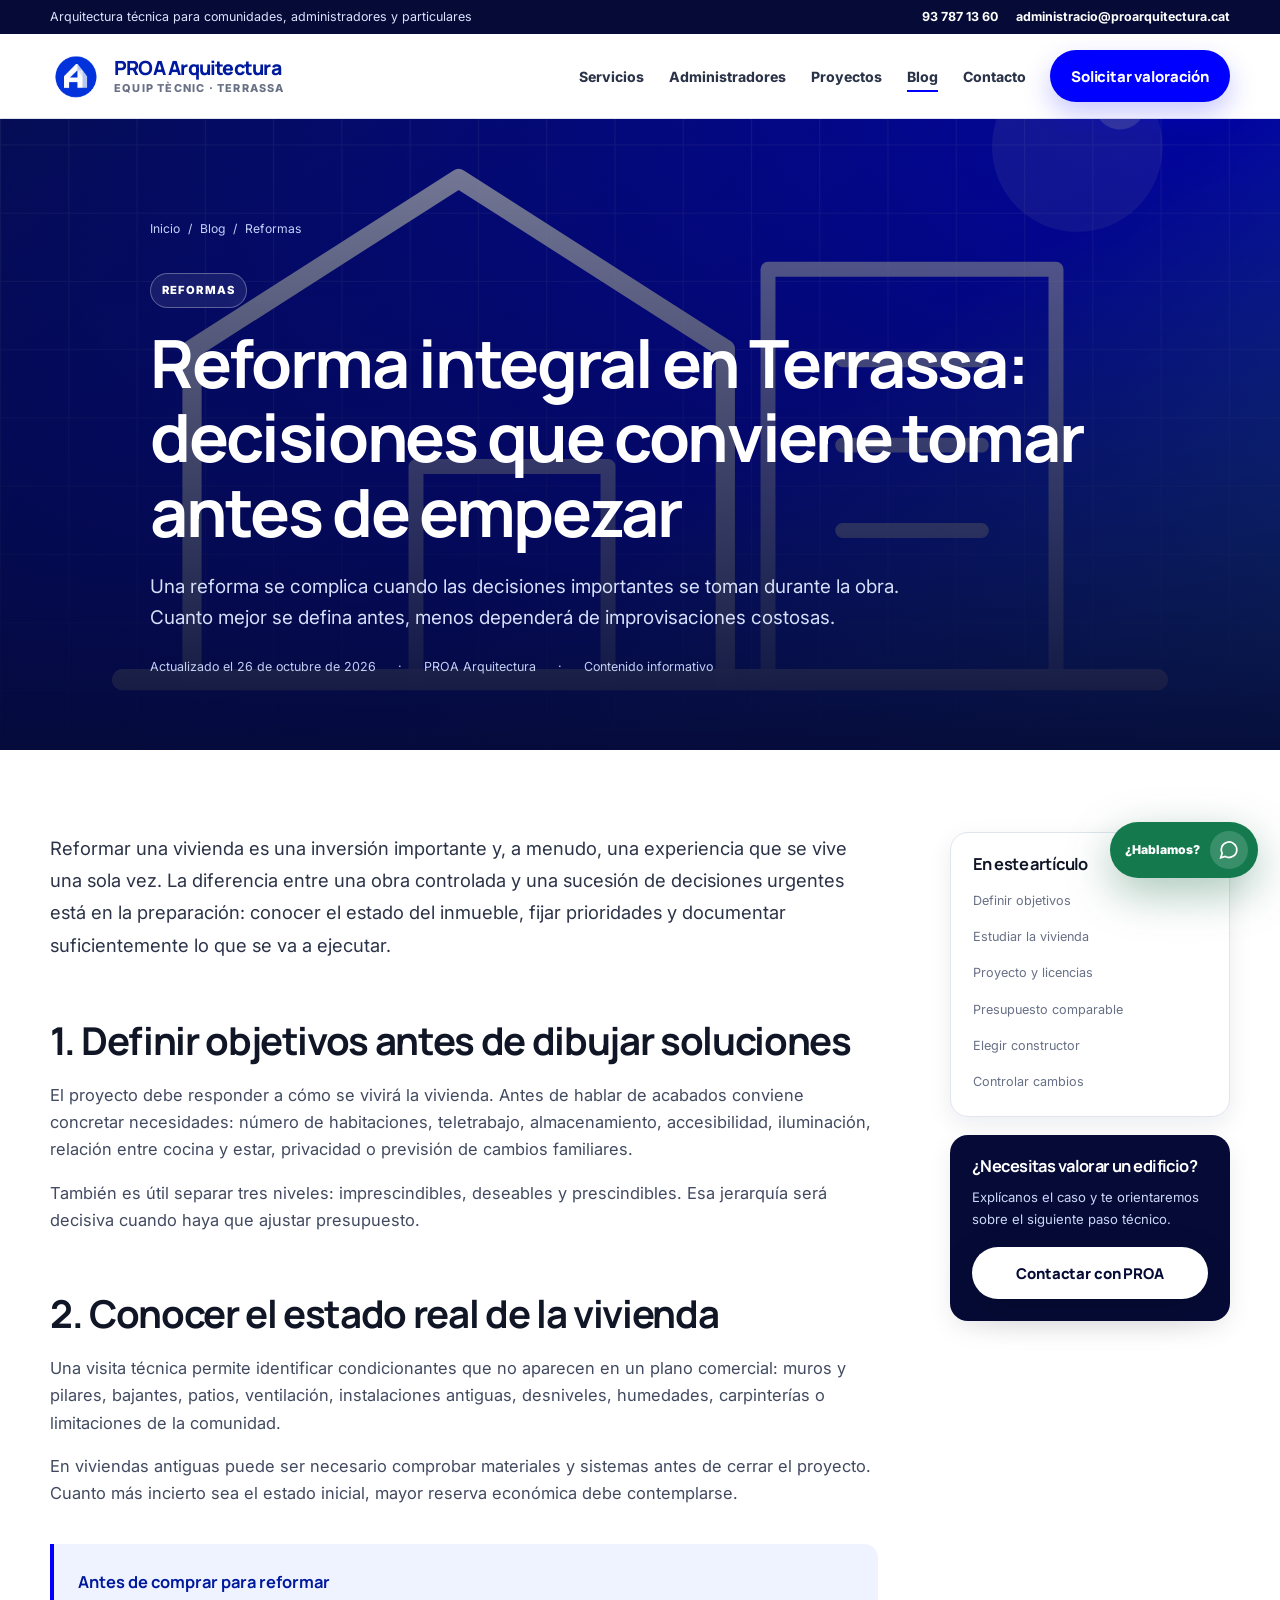
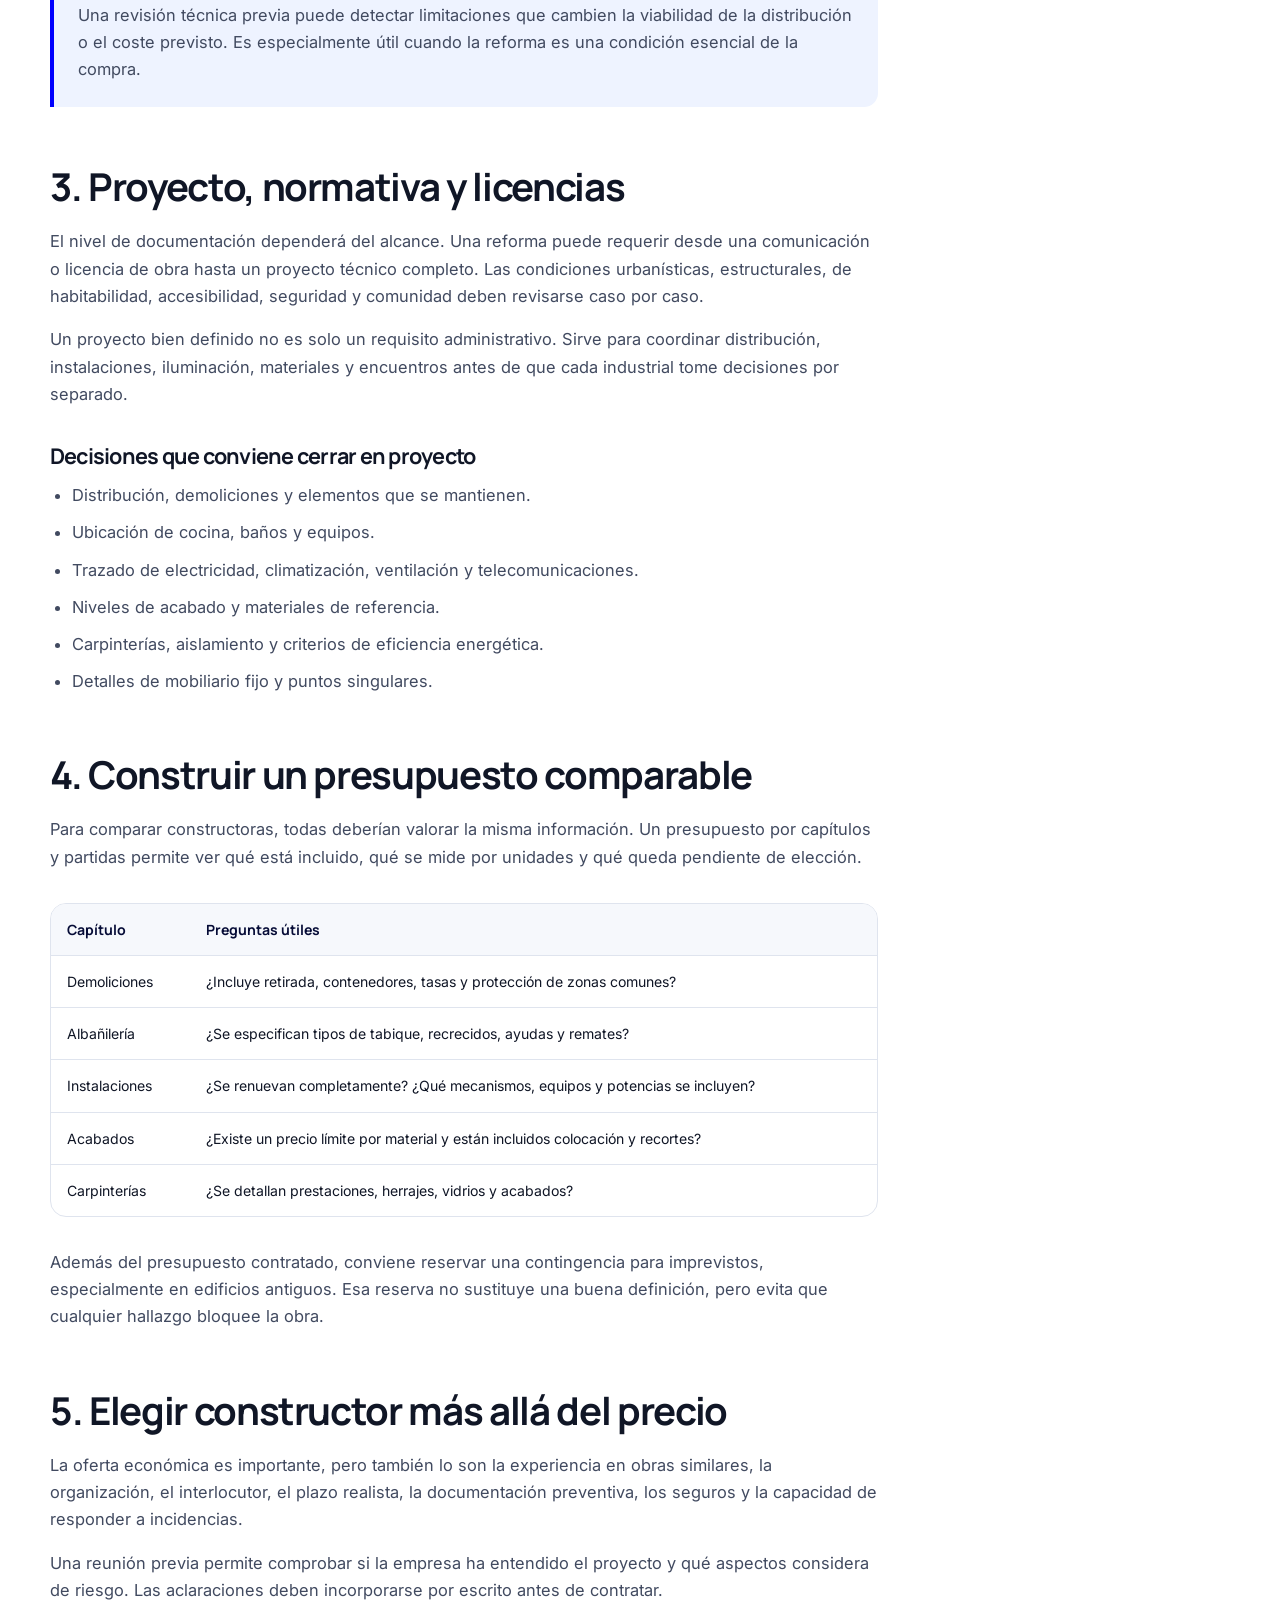
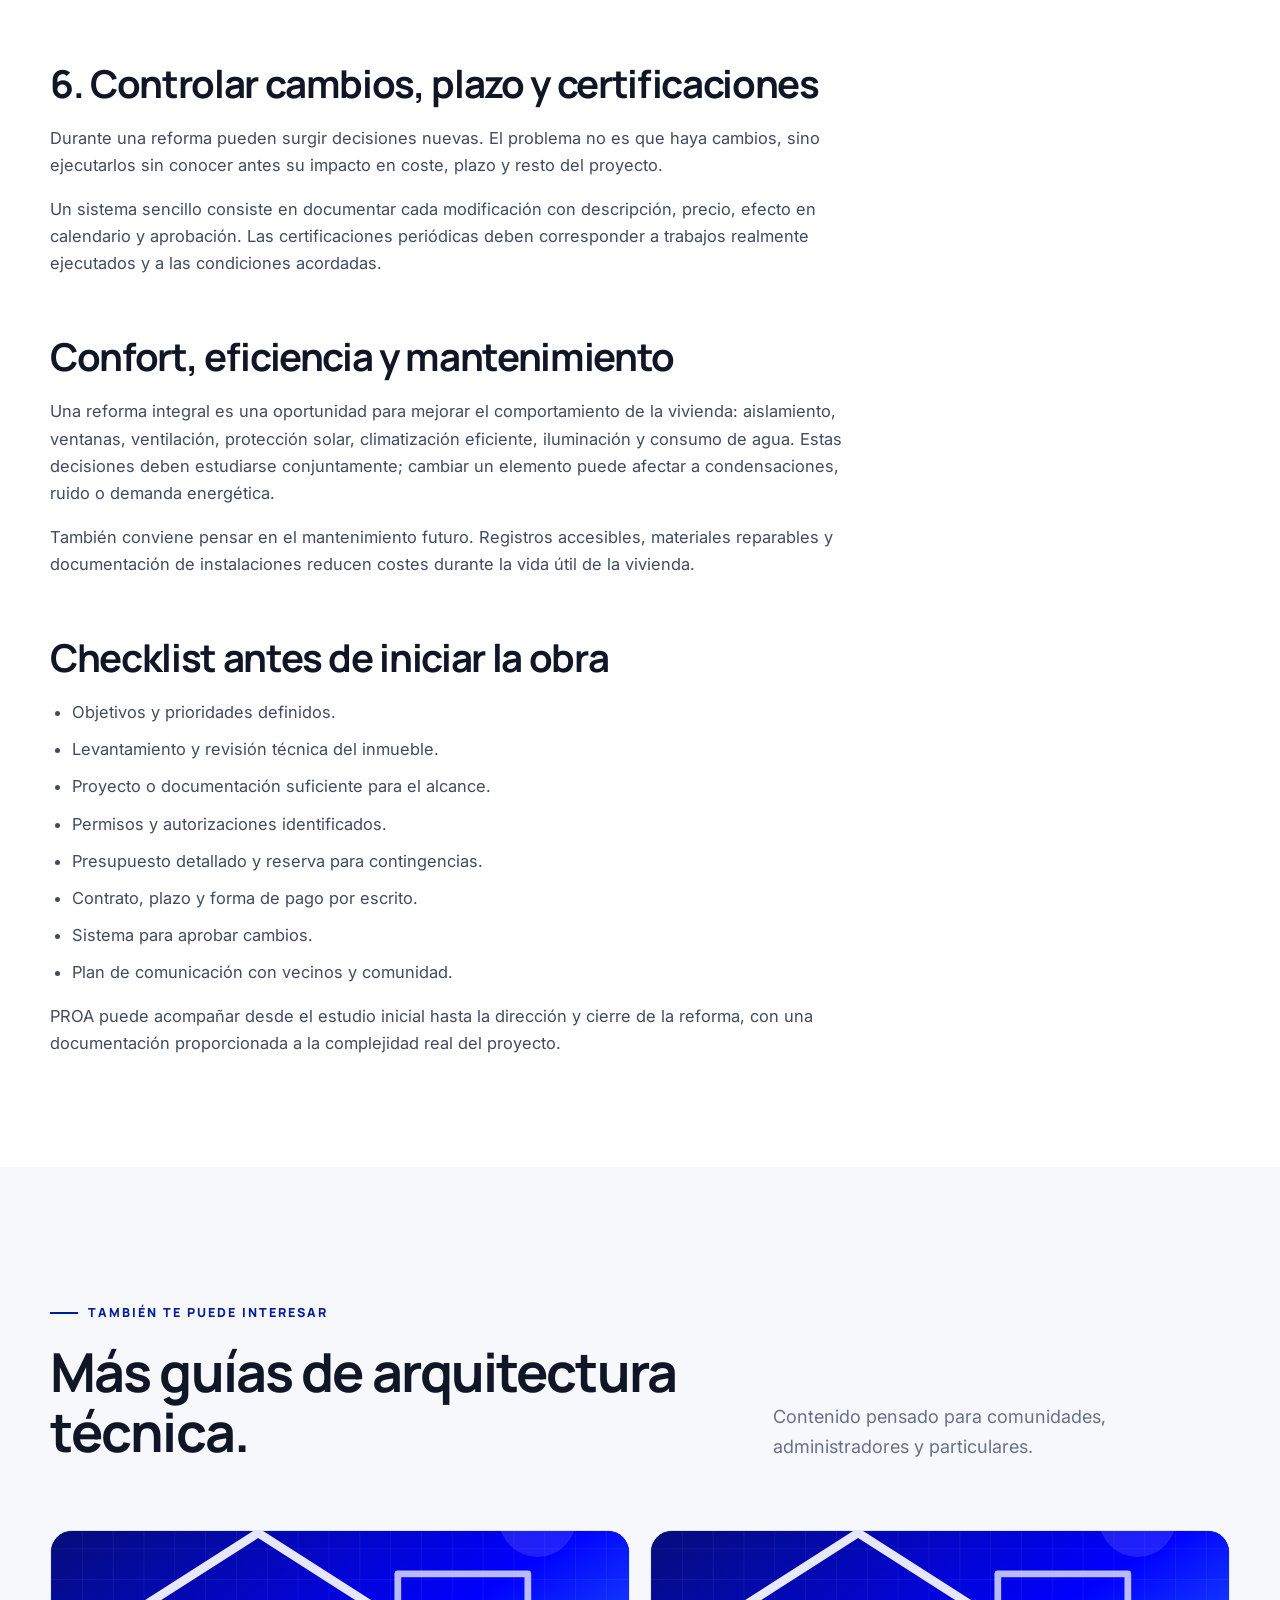
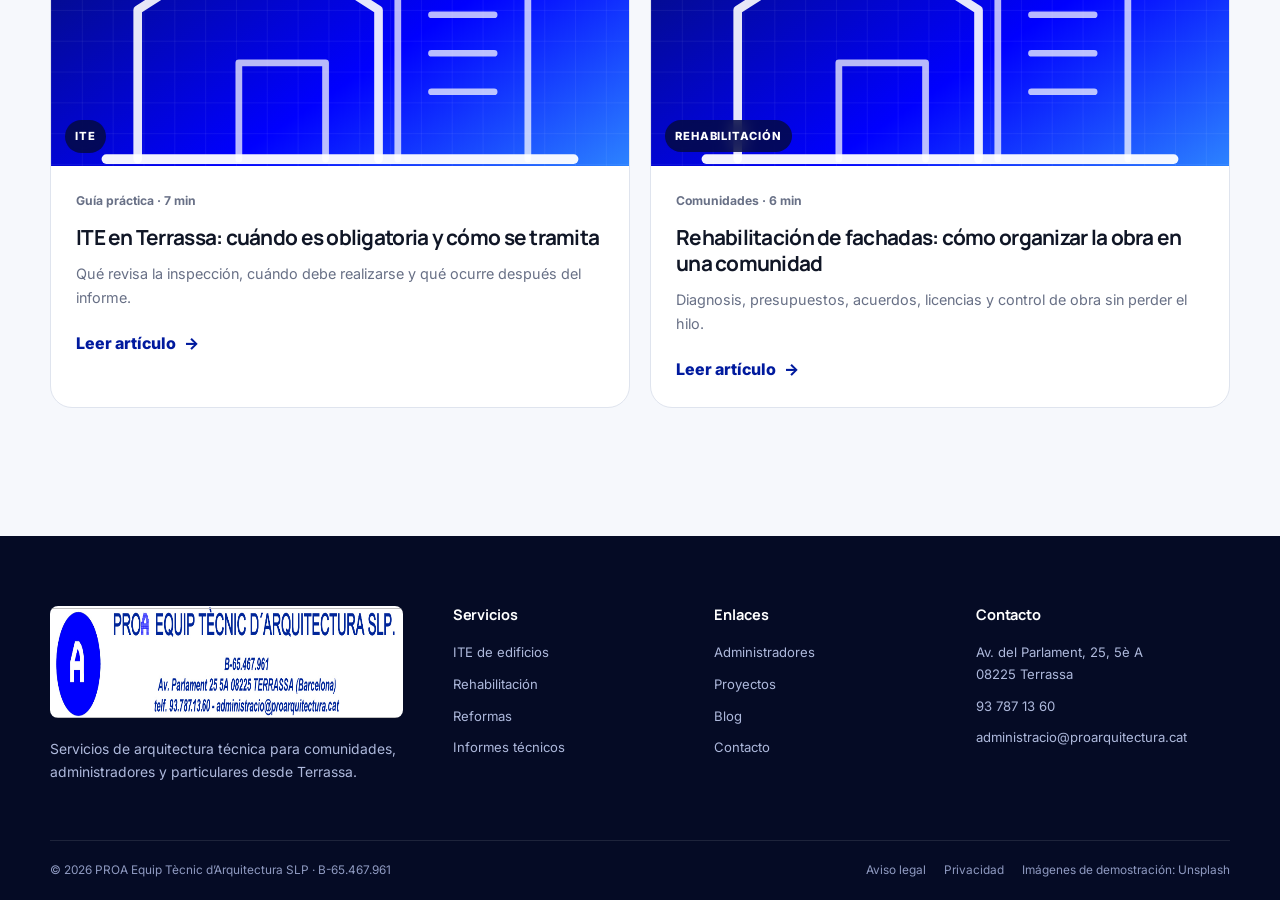
<file: blog/reforma-integral-vivienda-terrassa.html>
<!doctype html>
<html lang="es">
<head>
  <meta charset="utf-8">
  <meta name="viewport" content="width=device-width, initial-scale=1">
  <title>Reforma integral en Terrassa: decisiones que conviene tomar antes de empezar | PROA</title>
  <meta name="description" content="Guía para planificar una reforma integral de vivienda en Terrassa: objetivos, proyecto, presupuesto, licencias, constructor y control de cambios.">
  <meta name="robots" content="index, follow, max-image-preview:large">
  <meta name="theme-color" content="#0000fe">
  <link rel="canonical" href="https://www.proarquitectura.cat/blog/reforma-integral-vivienda-terrassa.html">
  <link rel="icon" href="../favicon.svg" type="image/svg+xml">
  <link rel="preconnect" href="https://fonts.googleapis.com">
  <link rel="preconnect" href="https://fonts.gstatic.com" crossorigin>
  <link href="https://fonts.googleapis.com/css2?family=Inter:wght@400;500;600;700;800&family=Manrope:wght@600;700;800&display=swap" rel="stylesheet">
  <link rel="stylesheet" href="../assets/css/styles.css">
  <meta property="og:type" content="article">
  <meta property="og:locale" content="es_ES">
  <meta property="og:title" content="Reforma integral en Terrassa: decisiones que conviene tomar antes de empezar | PROA">
  <meta property="og:description" content="Guía para planificar una reforma integral de vivienda en Terrassa: objetivos, proyecto, presupuesto, licencias, constructor y control de cambios.">
  <meta property="og:url" content="https://www.proarquitectura.cat/blog/reforma-integral-vivienda-terrassa.html">
  <meta property="og:image" content="https://images.unsplash.com/photo-1494526585095-c41746248156?auto=format&fit=crop&w=1800&q=88">
  <meta name="twitter:card" content="summary_large_image">
  <script type="application/ld+json">{
      "@context":"https://schema.org","@type":"Article","headline":"Reforma integral en Terrassa: decisiones que conviene tomar antes de empezar",
      "description":"Guía para planificar una reforma integral de vivienda en Terrassa: objetivos, proyecto, presupuesto, licencias, constructor y control de cambios.","image":"https://images.unsplash.com/photo-1494526585095-c41746248156?auto=format&fit=crop&w=1800&q=88",
      "datePublished":"2026-10-26","dateModified":"2026-10-26",
      "author":{"@type":"Organization","name":"PROA Equip Tècnic d’Arquitectura SLP"},
      "publisher":{"@type":"Organization","name":"PROA Equip Tècnic d’Arquitectura SLP","logo":{"@type":"ImageObject","url":"https://www.proarquitectura.cat/assets/images/logo-proa.png"}}
    }</script>
</head>
<body>
  <a class="skip-link" href="#contenido">Saltar al contenido</a>

  <div class="utility-bar">
    <div class="container utility-bar__inner">
      <p>Arquitectura técnica para comunidades, administradores y particulares</p>
      <div class="utility-links">
        <a href="tel:+34937871360">93 787 13 60</a>
        <a href="mailto:administracio@proarquitectura.cat">administracio@proarquitectura.cat</a>
      </div>
    </div>
  </div>
  <header class="site-header" data-header>
    <div class="container site-header__inner">
      <a class="brand" href="../index.html" aria-label="PROA Arquitectura, inicio">
        <img class="brand__mark" src="../assets/images/logo-mark.png" alt="" width="52" height="52">
        <span class="brand__text"><span class="brand__name">PROA Arquitectura</span><span class="brand__claim">Equip tècnic · Terrassa</span></span>
      </a>
      <div class="nav-wrap">
        <nav class="site-nav" aria-label="Navegación principal" data-nav>
          <ul>
            <li><a href="../index.html#servicios">Servicios</a></li>
            <li><a href="../index.html#administradores">Administradores</a></li>
            <li><a href="../index.html#proyectos">Proyectos</a></li>
            <li><a href="index.html" aria-current="page">Blog</a></li>
            <li><a href="../index.html#contacto">Contacto</a></li>
            <li class="nav-mobile-cta"><a class="btn btn--primary" href="../index.html#contacto">Solicitar valoración</a></li>
          </ul>
        </nav>
        <a class="btn btn--primary" href="../index.html#contacto">Solicitar valoración</a>
        <button class="menu-toggle" type="button" aria-label="Abrir menú" aria-expanded="false" data-menu-toggle><span></span></button>
      </div>
    </div>
  </header>

  <main id="contenido">
    <article>
      <header class="article-hero">
        <img class="article-hero__image" src="https://images.unsplash.com/photo-1494526585095-c41746248156?auto=format&fit=crop&w=1800&q=88" data-fallback="../assets/images/placeholder.svg" alt="Interior luminoso de una vivienda reformada" width="1800" height="1000" fetchpriority="high" onerror="this.onerror=null;this.src=this.dataset.fallback">
        <div class="container article-hero__inner">
          <nav class="breadcrumbs" aria-label="Migas de pan"><a href="../index.html">Inicio</a><span>/</span><a href="index.html">Blog</a><span>/</span><span>Reformas</span></nav>
          <span class="article-category">Reformas</span>
          <h1>Reforma integral en Terrassa: decisiones que conviene tomar antes de empezar</h1>
          <p class="article-hero__lead">Una reforma se complica cuando las decisiones importantes se toman durante la obra. Cuanto mejor se defina antes, menos dependerá de improvisaciones costosas.</p>
          <div class="article-meta"><span>Actualizado el 26 de octubre de 2026</span><span>·</span><span>PROA Arquitectura</span><span>·</span><span>Contenido informativo</span></div>
        </div>
      </header>
      <div class="container article-layout">
        <div class="article-content"><p>Reformar una vivienda es una inversión importante y, a menudo, una experiencia que se vive una sola vez. La diferencia entre una obra controlada y una sucesión de decisiones urgentes está en la preparación: conocer el estado del inmueble, fijar prioridades y documentar suficientemente lo que se va a ejecutar.</p>
<h2 id="objetivos">1. Definir objetivos antes de dibujar soluciones</h2>
<p>El proyecto debe responder a cómo se vivirá la vivienda. Antes de hablar de acabados conviene concretar necesidades: número de habitaciones, teletrabajo, almacenamiento, accesibilidad, iluminación, relación entre cocina y estar, privacidad o previsión de cambios familiares.</p>
<p>También es útil separar tres niveles: imprescindibles, deseables y prescindibles. Esa jerarquía será decisiva cuando haya que ajustar presupuesto.</p>
<h2 id="estado">2. Conocer el estado real de la vivienda</h2>
<p>Una visita técnica permite identificar condicionantes que no aparecen en un plano comercial: muros y pilares, bajantes, patios, ventilación, instalaciones antiguas, desniveles, humedades, carpinterías o limitaciones de la comunidad.</p>
<p>En viviendas antiguas puede ser necesario comprobar materiales y sistemas antes de cerrar el proyecto. Cuanto más incierto sea el estado inicial, mayor reserva económica debe contemplarse.</p>
<div class="article-callout"><strong>Antes de comprar para reformar</strong><p>Una revisión técnica previa puede detectar limitaciones que cambien la viabilidad de la distribución o el coste previsto. Es especialmente útil cuando la reforma es una condición esencial de la compra.</p></div>
<h2 id="proyecto">3. Proyecto, normativa y licencias</h2>
<p>El nivel de documentación dependerá del alcance. Una reforma puede requerir desde una comunicación o licencia de obra hasta un proyecto técnico completo. Las condiciones urbanísticas, estructurales, de habitabilidad, accesibilidad, seguridad y comunidad deben revisarse caso por caso.</p>
<p>Un proyecto bien definido no es solo un requisito administrativo. Sirve para coordinar distribución, instalaciones, iluminación, materiales y encuentros antes de que cada industrial tome decisiones por separado.</p>
<h3>Decisiones que conviene cerrar en proyecto</h3>
<ul><li>Distribución, demoliciones y elementos que se mantienen.</li><li>Ubicación de cocina, baños y equipos.</li><li>Trazado de electricidad, climatización, ventilación y telecomunicaciones.</li><li>Niveles de acabado y materiales de referencia.</li><li>Carpinterías, aislamiento y criterios de eficiencia energética.</li><li>Detalles de mobiliario fijo y puntos singulares.</li></ul>
<h2 id="presupuesto">4. Construir un presupuesto comparable</h2>
<p>Para comparar constructoras, todas deberían valorar la misma información. Un presupuesto por capítulos y partidas permite ver qué está incluido, qué se mide por unidades y qué queda pendiente de elección.</p>
<div class="article-table-wrap"><table class="article-table"><thead><tr><th>Capítulo</th><th>Preguntas útiles</th></tr></thead><tbody><tr><td>Demoliciones</td><td>¿Incluye retirada, contenedores, tasas y protección de zonas comunes?</td></tr><tr><td>Albañilería</td><td>¿Se especifican tipos de tabique, recrecidos, ayudas y remates?</td></tr><tr><td>Instalaciones</td><td>¿Se renuevan completamente? ¿Qué mecanismos, equipos y potencias se incluyen?</td></tr><tr><td>Acabados</td><td>¿Existe un precio límite por material y están incluidos colocación y recortes?</td></tr><tr><td>Carpinterías</td><td>¿Se detallan prestaciones, herrajes, vidrios y acabados?</td></tr></tbody></table></div>
<p>Además del presupuesto contratado, conviene reservar una contingencia para imprevistos, especialmente en edificios antiguos. Esa reserva no sustituye una buena definición, pero evita que cualquier hallazgo bloquee la obra.</p>
<h2 id="constructor">5. Elegir constructor más allá del precio</h2>
<p>La oferta económica es importante, pero también lo son la experiencia en obras similares, la organización, el interlocutor, el plazo realista, la documentación preventiva, los seguros y la capacidad de responder a incidencias.</p>
<p>Una reunión previa permite comprobar si la empresa ha entendido el proyecto y qué aspectos considera de riesgo. Las aclaraciones deben incorporarse por escrito antes de contratar.</p>
<h2 id="cambios">6. Controlar cambios, plazo y certificaciones</h2>
<p>Durante una reforma pueden surgir decisiones nuevas. El problema no es que haya cambios, sino ejecutarlos sin conocer antes su impacto en coste, plazo y resto del proyecto.</p>
<p>Un sistema sencillo consiste en documentar cada modificación con descripción, precio, efecto en calendario y aprobación. Las certificaciones periódicas deben corresponder a trabajos realmente ejecutados y a las condiciones acordadas.</p>
<h2>Confort, eficiencia y mantenimiento</h2>
<p>Una reforma integral es una oportunidad para mejorar el comportamiento de la vivienda: aislamiento, ventanas, ventilación, protección solar, climatización eficiente, iluminación y consumo de agua. Estas decisiones deben estudiarse conjuntamente; cambiar un elemento puede afectar a condensaciones, ruido o demanda energética.</p>
<p>También conviene pensar en el mantenimiento futuro. Registros accesibles, materiales reparables y documentación de instalaciones reducen costes durante la vida útil de la vivienda.</p>
<h2>Checklist antes de iniciar la obra</h2>
<ul><li>Objetivos y prioridades definidos.</li><li>Levantamiento y revisión técnica del inmueble.</li><li>Proyecto o documentación suficiente para el alcance.</li><li>Permisos y autorizaciones identificados.</li><li>Presupuesto detallado y reserva para contingencias.</li><li>Contrato, plazo y forma de pago por escrito.</li><li>Sistema para aprobar cambios.</li><li>Plan de comunicación con vecinos y comunidad.</li></ul>
<p>PROA puede acompañar desde el estudio inicial hasta la dirección y cierre de la reforma, con una documentación proporcionada a la complejidad real del proyecto.</p></div>
        <aside class="article-sidebar" aria-label="Información del artículo">
          <div class="sidebar-card"><h3>En este artículo</h3><ul class="article-toc"><li><a href="#objetivos">Definir objetivos</a></li><li><a href="#estado">Estudiar la vivienda</a></li><li><a href="#proyecto">Proyecto y licencias</a></li><li><a href="#presupuesto">Presupuesto comparable</a></li><li><a href="#constructor">Elegir constructor</a></li><li><a href="#cambios">Controlar cambios</a></li></ul></div>
          <div class="sidebar-card sidebar-card--blue"><h3>¿Necesitas valorar un edificio?</h3><p>Explícanos el caso y te orientaremos sobre el siguiente paso técnico.</p><a class="btn btn--white btn--block" href="../index.html#contacto">Contactar con PROA</a></div>
        </aside>
      </div>
    </article>
    <section class="section section--soft">
      <div class="container"><div class="section-heading"><div><span class="eyebrow">También te puede interesar</span><h2>Más guías de arquitectura técnica.</h2></div><p class="section-copy">Contenido pensado para comunidades, administradores y particulares.</p></div><div class="related-grid"><article class="blog-card" data-reveal>
      <a href="ite-terrassa.html">
        <div class="blog-card__image"><img src="https://images.unsplash.com/photo-1503387762-592deb58ef4e?auto=format&fit=crop&w=1000&q=85" data-fallback="../assets/images/placeholder.svg" alt="Planos y herramientas de arquitectura" width="700" height="470" loading="lazy" onerror="this.onerror=null;this.src=this.dataset.fallback"><span class="blog-card__label">ITE</span></div>
        <div class="blog-card__body"><div class="blog-card__meta"><span>Guía práctica · 7 min</span></div><h3>ITE en Terrassa: cuándo es obligatoria y cómo se tramita</h3><p>Qué revisa la inspección, cuándo debe realizarse y qué ocurre después del informe.</p><span class="text-link">Leer artículo <span aria-hidden="true">→</span></span></div>
      </a>
    </article><article class="blog-card" data-reveal>
      <a href="rehabilitacion-fachadas-comunidades.html">
        <div class="blog-card__image"><img src="https://images.unsplash.com/photo-1511818966892-d7d671e672a2?auto=format&fit=crop&w=1000&q=85" data-fallback="../assets/images/placeholder.svg" alt="Fachada de un edificio de viviendas" width="700" height="470" loading="lazy" onerror="this.onerror=null;this.src=this.dataset.fallback"><span class="blog-card__label">Rehabilitación</span></div>
        <div class="blog-card__body"><div class="blog-card__meta"><span>Comunidades · 6 min</span></div><h3>Rehabilitación de fachadas: cómo organizar la obra en una comunidad</h3><p>Diagnosis, presupuestos, acuerdos, licencias y control de obra sin perder el hilo.</p><span class="text-link">Leer artículo <span aria-hidden="true">→</span></span></div>
      </a>
    </article></div></div>
    </section>
  </main>

  <footer class="site-footer">
    <div class="container site-footer__main">
      <div class="footer-brand">
        <img src="../assets/images/logo-proa.png" alt="PROA Equip Tècnic d’Arquitectura SLP" width="816" height="112" loading="lazy">
        <p>Servicios de arquitectura técnica para comunidades, administradores y particulares desde Terrassa.</p>
      </div>
      <div class="footer-column"><h3>Servicios</h3><ul><li><a href="../index.html#servicios">ITE de edificios</a></li><li><a href="../index.html#servicios">Rehabilitación</a></li><li><a href="../index.html#servicios">Reformas</a></li><li><a href="../index.html#servicios">Informes técnicos</a></li></ul></div>
      <div class="footer-column"><h3>Enlaces</h3><ul><li><a href="../index.html#administradores">Administradores</a></li><li><a href="../index.html#proyectos">Proyectos</a></li><li><a href="index.html">Blog</a></li><li><a href="../index.html#contacto">Contacto</a></li></ul></div>
      <div class="footer-column"><h3>Contacto</h3><ul><li>Av. del Parlament, 25, 5è A<br>08225 Terrassa</li><li><a href="tel:+34937871360">93 787 13 60</a></li><li><a href="mailto:administracio@proarquitectura.cat">administracio@proarquitectura.cat</a></li></ul></div>
    </div>
    <div class="container footer-bottom"><span>© <span data-current-year></span> PROA Equip Tècnic d’Arquitectura SLP · B-65.467.961</span><div class="footer-bottom__links"><a href="../aviso-legal.html">Aviso legal</a><a href="../privacidad.html">Privacidad</a><span>Imágenes de demostración: Unsplash</span></div></div>
  </footer>
  <button class="chat-launcher" type="button" aria-label="Abrir WhatsApp" onclick="window.open('https://wa.me/34692601849?text=Hola%2C%20me%20gustar%C3%ADa%20hacer%20una%20consulta%20a%20PROA%20Arquitectura.','_blank','noopener,noreferrer')"><span class="chat-launcher__text">¿Hablamos?</span><span class="chat-launcher__icon"><svg width="22" height="22" viewBox="0 0 24 24" fill="none" aria-hidden="true"><path d="M20.5 11.6a8.5 8.5 0 0 1-12.55 7.47L3 20.5l1.46-4.78A8.5 8.5 0 1 1 20.5 11.6Z" stroke="currentColor" stroke-width="1.9"/></svg></span></button>
  <script src="../assets/js/main.js" defer></script>
</body></html>
</file>
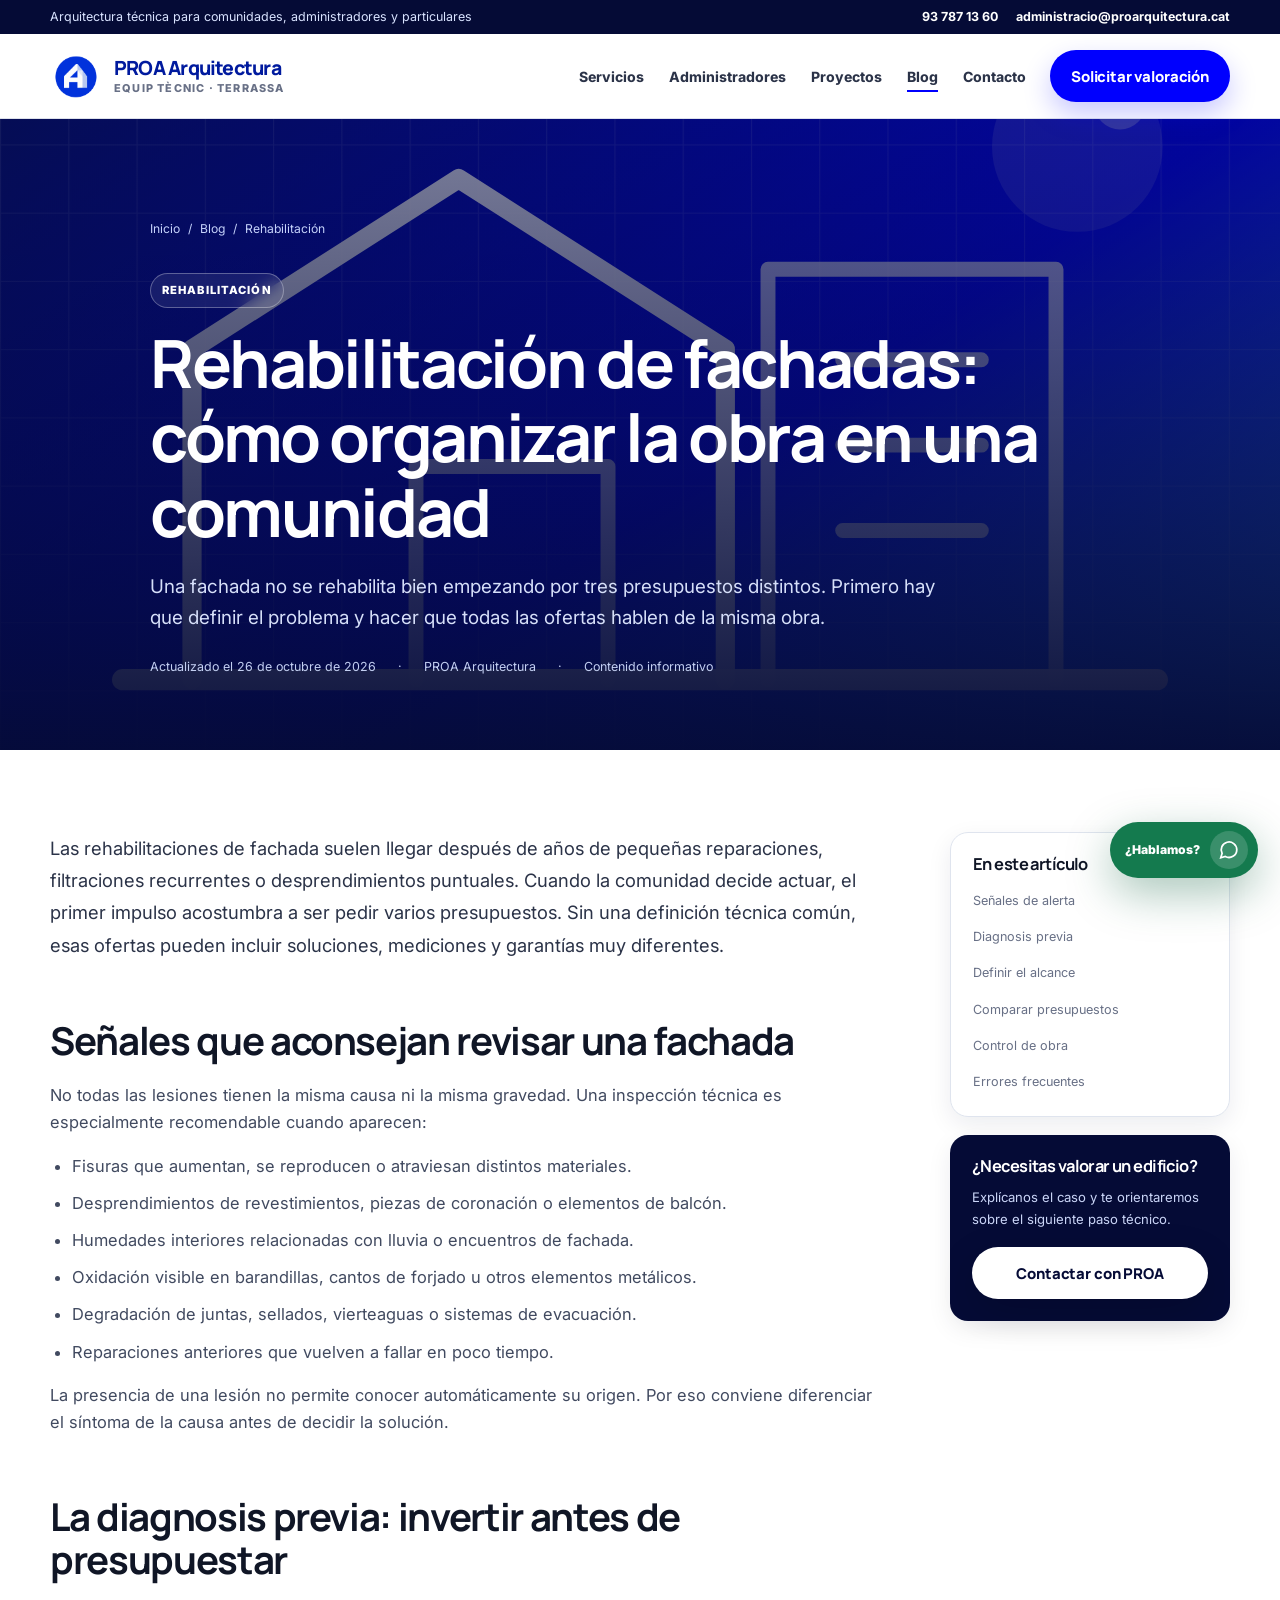
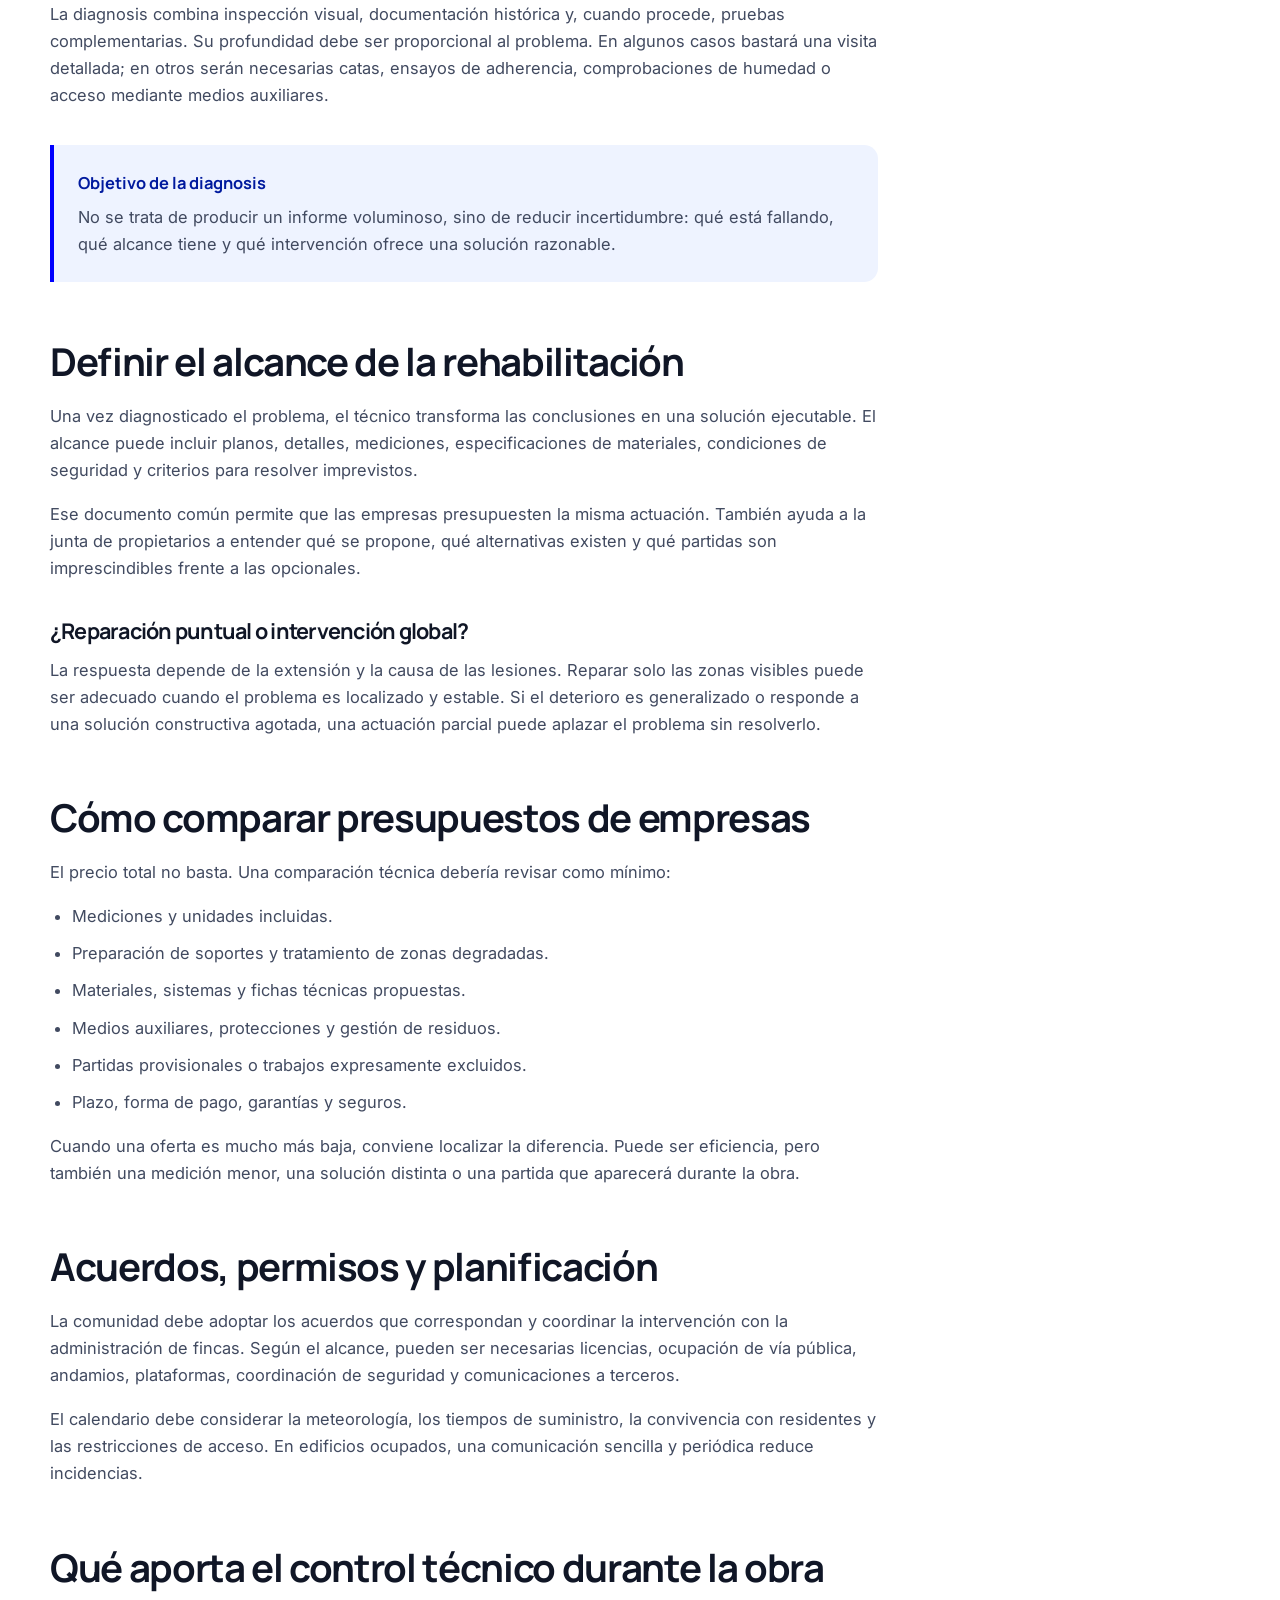
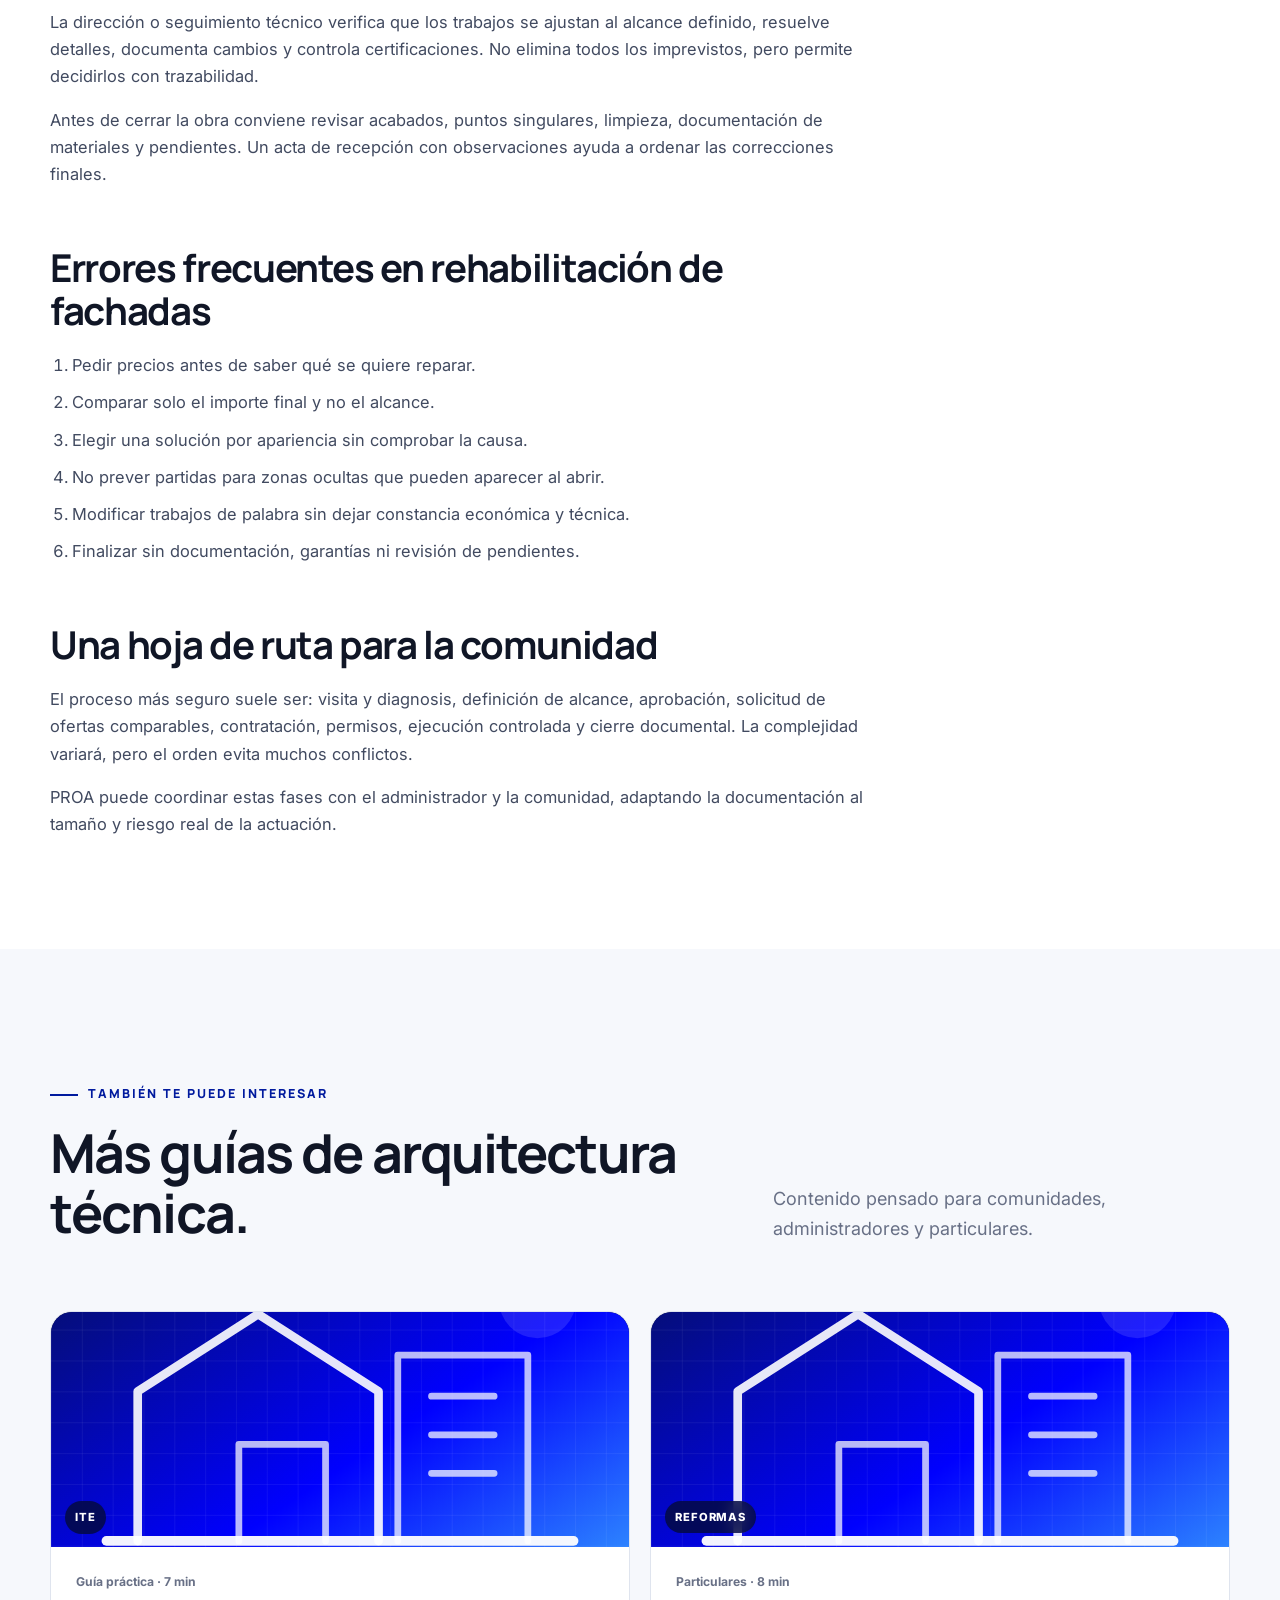
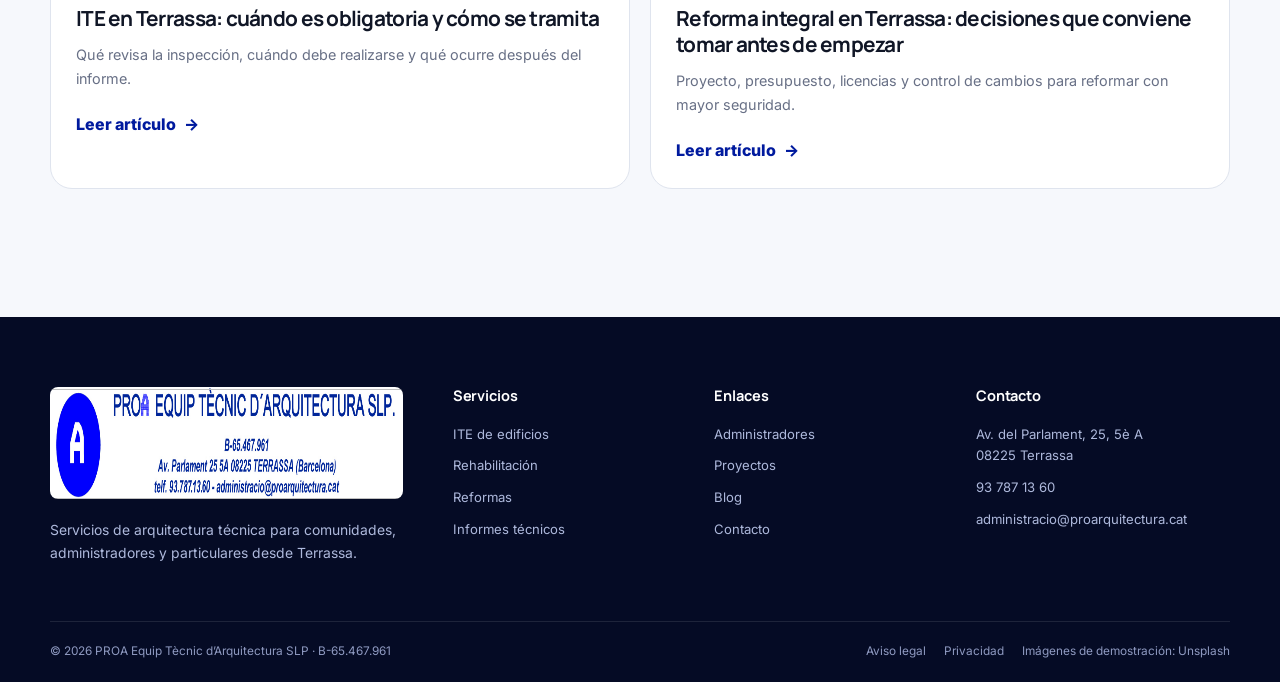
<file: blog/rehabilitacion-fachadas-comunidades.html>
<!doctype html>
<html lang="es">
<head>
  <meta charset="utf-8">
  <meta name="viewport" content="width=device-width, initial-scale=1">
  <title>Rehabilitación de fachadas: cómo organizar la obra en una comunidad | PROA</title>
  <meta name="description" content="Pasos para organizar una rehabilitación de fachada en una comunidad de propietarios: diagnosis, alcance, presupuestos, acuerdos y control de obra.">
  <meta name="robots" content="index, follow, max-image-preview:large">
  <meta name="theme-color" content="#0000fe">
  <link rel="canonical" href="https://www.proarquitectura.cat/blog/rehabilitacion-fachadas-comunidades.html">
  <link rel="icon" href="../favicon.svg" type="image/svg+xml">
  <link rel="preconnect" href="https://fonts.googleapis.com">
  <link rel="preconnect" href="https://fonts.gstatic.com" crossorigin>
  <link href="https://fonts.googleapis.com/css2?family=Inter:wght@400;500;600;700;800&family=Manrope:wght@600;700;800&display=swap" rel="stylesheet">
  <link rel="stylesheet" href="../assets/css/styles.css">
  <meta property="og:type" content="article">
  <meta property="og:locale" content="es_ES">
  <meta property="og:title" content="Rehabilitación de fachadas: cómo organizar la obra en una comunidad | PROA">
  <meta property="og:description" content="Pasos para organizar una rehabilitación de fachada en una comunidad de propietarios: diagnosis, alcance, presupuestos, acuerdos y control de obra.">
  <meta property="og:url" content="https://www.proarquitectura.cat/blog/rehabilitacion-fachadas-comunidades.html">
  <meta property="og:image" content="https://images.unsplash.com/photo-1511818966892-d7d671e672a2?auto=format&fit=crop&w=1800&q=88">
  <meta name="twitter:card" content="summary_large_image">
  <script type="application/ld+json">{
      "@context":"https://schema.org","@type":"Article","headline":"Rehabilitación de fachadas: cómo organizar la obra en una comunidad",
      "description":"Pasos para organizar una rehabilitación de fachada en una comunidad de propietarios: diagnosis, alcance, presupuestos, acuerdos y control de obra.","image":"https://images.unsplash.com/photo-1511818966892-d7d671e672a2?auto=format&fit=crop&w=1800&q=88",
      "datePublished":"2026-10-26","dateModified":"2026-10-26",
      "author":{"@type":"Organization","name":"PROA Equip Tècnic d’Arquitectura SLP"},
      "publisher":{"@type":"Organization","name":"PROA Equip Tècnic d’Arquitectura SLP","logo":{"@type":"ImageObject","url":"https://www.proarquitectura.cat/assets/images/logo-proa.png"}}
    }</script>
</head>
<body>
  <a class="skip-link" href="#contenido">Saltar al contenido</a>

  <div class="utility-bar">
    <div class="container utility-bar__inner">
      <p>Arquitectura técnica para comunidades, administradores y particulares</p>
      <div class="utility-links">
        <a href="tel:+34937871360">93 787 13 60</a>
        <a href="mailto:administracio@proarquitectura.cat">administracio@proarquitectura.cat</a>
      </div>
    </div>
  </div>
  <header class="site-header" data-header>
    <div class="container site-header__inner">
      <a class="brand" href="../index.html" aria-label="PROA Arquitectura, inicio">
        <img class="brand__mark" src="../assets/images/logo-mark.png" alt="" width="52" height="52">
        <span class="brand__text"><span class="brand__name">PROA Arquitectura</span><span class="brand__claim">Equip tècnic · Terrassa</span></span>
      </a>
      <div class="nav-wrap">
        <nav class="site-nav" aria-label="Navegación principal" data-nav>
          <ul>
            <li><a href="../index.html#servicios">Servicios</a></li>
            <li><a href="../index.html#administradores">Administradores</a></li>
            <li><a href="../index.html#proyectos">Proyectos</a></li>
            <li><a href="index.html" aria-current="page">Blog</a></li>
            <li><a href="../index.html#contacto">Contacto</a></li>
            <li class="nav-mobile-cta"><a class="btn btn--primary" href="../index.html#contacto">Solicitar valoración</a></li>
          </ul>
        </nav>
        <a class="btn btn--primary" href="../index.html#contacto">Solicitar valoración</a>
        <button class="menu-toggle" type="button" aria-label="Abrir menú" aria-expanded="false" data-menu-toggle><span></span></button>
      </div>
    </div>
  </header>

  <main id="contenido">
    <article>
      <header class="article-hero">
        <img class="article-hero__image" src="https://images.unsplash.com/photo-1511818966892-d7d671e672a2?auto=format&fit=crop&w=1800&q=88" data-fallback="../assets/images/placeholder.svg" alt="Fachada de un edificio residencial" width="1800" height="1000" fetchpriority="high" onerror="this.onerror=null;this.src=this.dataset.fallback">
        <div class="container article-hero__inner">
          <nav class="breadcrumbs" aria-label="Migas de pan"><a href="../index.html">Inicio</a><span>/</span><a href="index.html">Blog</a><span>/</span><span>Rehabilitación</span></nav>
          <span class="article-category">Rehabilitación</span>
          <h1>Rehabilitación de fachadas: cómo organizar la obra en una comunidad</h1>
          <p class="article-hero__lead">Una fachada no se rehabilita bien empezando por tres presupuestos distintos. Primero hay que definir el problema y hacer que todas las ofertas hablen de la misma obra.</p>
          <div class="article-meta"><span>Actualizado el 26 de octubre de 2026</span><span>·</span><span>PROA Arquitectura</span><span>·</span><span>Contenido informativo</span></div>
        </div>
      </header>
      <div class="container article-layout">
        <div class="article-content"><p>Las rehabilitaciones de fachada suelen llegar después de años de pequeñas reparaciones, filtraciones recurrentes o desprendimientos puntuales. Cuando la comunidad decide actuar, el primer impulso acostumbra a ser pedir varios presupuestos. Sin una definición técnica común, esas ofertas pueden incluir soluciones, mediciones y garantías muy diferentes.</p>
<h2 id="senales">Señales que aconsejan revisar una fachada</h2>
<p>No todas las lesiones tienen la misma causa ni la misma gravedad. Una inspección técnica es especialmente recomendable cuando aparecen:</p>
<ul><li>Fisuras que aumentan, se reproducen o atraviesan distintos materiales.</li><li>Desprendimientos de revestimientos, piezas de coronación o elementos de balcón.</li><li>Humedades interiores relacionadas con lluvia o encuentros de fachada.</li><li>Oxidación visible en barandillas, cantos de forjado u otros elementos metálicos.</li><li>Degradación de juntas, sellados, vierteaguas o sistemas de evacuación.</li><li>Reparaciones anteriores que vuelven a fallar en poco tiempo.</li></ul>
<p>La presencia de una lesión no permite conocer automáticamente su origen. Por eso conviene diferenciar el síntoma de la causa antes de decidir la solución.</p>
<h2 id="diagnosis">La diagnosis previa: invertir antes de presupuestar</h2>
<p>La diagnosis combina inspección visual, documentación histórica y, cuando procede, pruebas complementarias. Su profundidad debe ser proporcional al problema. En algunos casos bastará una visita detallada; en otros serán necesarias catas, ensayos de adherencia, comprobaciones de humedad o acceso mediante medios auxiliares.</p>
<div class="article-callout"><strong>Objetivo de la diagnosis</strong><p>No se trata de producir un informe voluminoso, sino de reducir incertidumbre: qué está fallando, qué alcance tiene y qué intervención ofrece una solución razonable.</p></div>
<h2 id="alcance">Definir el alcance de la rehabilitación</h2>
<p>Una vez diagnosticado el problema, el técnico transforma las conclusiones en una solución ejecutable. El alcance puede incluir planos, detalles, mediciones, especificaciones de materiales, condiciones de seguridad y criterios para resolver imprevistos.</p>
<p>Ese documento común permite que las empresas presupuesten la misma actuación. También ayuda a la junta de propietarios a entender qué se propone, qué alternativas existen y qué partidas son imprescindibles frente a las opcionales.</p>
<h3>¿Reparación puntual o intervención global?</h3>
<p>La respuesta depende de la extensión y la causa de las lesiones. Reparar solo las zonas visibles puede ser adecuado cuando el problema es localizado y estable. Si el deterioro es generalizado o responde a una solución constructiva agotada, una actuación parcial puede aplazar el problema sin resolverlo.</p>
<h2 id="presupuestos">Cómo comparar presupuestos de empresas</h2>
<p>El precio total no basta. Una comparación técnica debería revisar como mínimo:</p>
<ul><li>Mediciones y unidades incluidas.</li><li>Preparación de soportes y tratamiento de zonas degradadas.</li><li>Materiales, sistemas y fichas técnicas propuestas.</li><li>Medios auxiliares, protecciones y gestión de residuos.</li><li>Partidas provisionales o trabajos expresamente excluidos.</li><li>Plazo, forma de pago, garantías y seguros.</li></ul>
<p>Cuando una oferta es mucho más baja, conviene localizar la diferencia. Puede ser eficiencia, pero también una medición menor, una solución distinta o una partida que aparecerá durante la obra.</p>
<h2>Acuerdos, permisos y planificación</h2>
<p>La comunidad debe adoptar los acuerdos que correspondan y coordinar la intervención con la administración de fincas. Según el alcance, pueden ser necesarias licencias, ocupación de vía pública, andamios, plataformas, coordinación de seguridad y comunicaciones a terceros.</p>
<p>El calendario debe considerar la meteorología, los tiempos de suministro, la convivencia con residentes y las restricciones de acceso. En edificios ocupados, una comunicación sencilla y periódica reduce incidencias.</p>
<h2 id="obra">Qué aporta el control técnico durante la obra</h2>
<p>La dirección o seguimiento técnico verifica que los trabajos se ajustan al alcance definido, resuelve detalles, documenta cambios y controla certificaciones. No elimina todos los imprevistos, pero permite decidirlos con trazabilidad.</p>
<p>Antes de cerrar la obra conviene revisar acabados, puntos singulares, limpieza, documentación de materiales y pendientes. Un acta de recepción con observaciones ayuda a ordenar las correcciones finales.</p>
<h2 id="errores">Errores frecuentes en rehabilitación de fachadas</h2>
<ol><li>Pedir precios antes de saber qué se quiere reparar.</li><li>Comparar solo el importe final y no el alcance.</li><li>Elegir una solución por apariencia sin comprobar la causa.</li><li>No prever partidas para zonas ocultas que pueden aparecer al abrir.</li><li>Modificar trabajos de palabra sin dejar constancia económica y técnica.</li><li>Finalizar sin documentación, garantías ni revisión de pendientes.</li></ol>
<h2>Una hoja de ruta para la comunidad</h2>
<p>El proceso más seguro suele ser: visita y diagnosis, definición de alcance, aprobación, solicitud de ofertas comparables, contratación, permisos, ejecución controlada y cierre documental. La complejidad variará, pero el orden evita muchos conflictos.</p>
<p>PROA puede coordinar estas fases con el administrador y la comunidad, adaptando la documentación al tamaño y riesgo real de la actuación.</p></div>
        <aside class="article-sidebar" aria-label="Información del artículo">
          <div class="sidebar-card"><h3>En este artículo</h3><ul class="article-toc"><li><a href="#senales">Señales de alerta</a></li><li><a href="#diagnosis">Diagnosis previa</a></li><li><a href="#alcance">Definir el alcance</a></li><li><a href="#presupuestos">Comparar presupuestos</a></li><li><a href="#obra">Control de obra</a></li><li><a href="#errores">Errores frecuentes</a></li></ul></div>
          <div class="sidebar-card sidebar-card--blue"><h3>¿Necesitas valorar un edificio?</h3><p>Explícanos el caso y te orientaremos sobre el siguiente paso técnico.</p><a class="btn btn--white btn--block" href="../index.html#contacto">Contactar con PROA</a></div>
        </aside>
      </div>
    </article>
    <section class="section section--soft">
      <div class="container"><div class="section-heading"><div><span class="eyebrow">También te puede interesar</span><h2>Más guías de arquitectura técnica.</h2></div><p class="section-copy">Contenido pensado para comunidades, administradores y particulares.</p></div><div class="related-grid"><article class="blog-card" data-reveal>
      <a href="ite-terrassa.html">
        <div class="blog-card__image"><img src="https://images.unsplash.com/photo-1503387762-592deb58ef4e?auto=format&fit=crop&w=1000&q=85" data-fallback="../assets/images/placeholder.svg" alt="Planos y herramientas de arquitectura" width="700" height="470" loading="lazy" onerror="this.onerror=null;this.src=this.dataset.fallback"><span class="blog-card__label">ITE</span></div>
        <div class="blog-card__body"><div class="blog-card__meta"><span>Guía práctica · 7 min</span></div><h3>ITE en Terrassa: cuándo es obligatoria y cómo se tramita</h3><p>Qué revisa la inspección, cuándo debe realizarse y qué ocurre después del informe.</p><span class="text-link">Leer artículo <span aria-hidden="true">→</span></span></div>
      </a>
    </article><article class="blog-card" data-reveal>
      <a href="reforma-integral-vivienda-terrassa.html">
        <div class="blog-card__image"><img src="https://images.unsplash.com/photo-1494526585095-c41746248156?auto=format&fit=crop&w=1000&q=85" data-fallback="../assets/images/placeholder.svg" alt="Interior de una vivienda reformada" width="700" height="470" loading="lazy" onerror="this.onerror=null;this.src=this.dataset.fallback"><span class="blog-card__label">Reformas</span></div>
        <div class="blog-card__body"><div class="blog-card__meta"><span>Particulares · 8 min</span></div><h3>Reforma integral en Terrassa: decisiones que conviene tomar antes de empezar</h3><p>Proyecto, presupuesto, licencias y control de cambios para reformar con mayor seguridad.</p><span class="text-link">Leer artículo <span aria-hidden="true">→</span></span></div>
      </a>
    </article></div></div>
    </section>
  </main>

  <footer class="site-footer">
    <div class="container site-footer__main">
      <div class="footer-brand">
        <img src="../assets/images/logo-proa.png" alt="PROA Equip Tècnic d’Arquitectura SLP" width="816" height="112" loading="lazy">
        <p>Servicios de arquitectura técnica para comunidades, administradores y particulares desde Terrassa.</p>
      </div>
      <div class="footer-column"><h3>Servicios</h3><ul><li><a href="../index.html#servicios">ITE de edificios</a></li><li><a href="../index.html#servicios">Rehabilitación</a></li><li><a href="../index.html#servicios">Reformas</a></li><li><a href="../index.html#servicios">Informes técnicos</a></li></ul></div>
      <div class="footer-column"><h3>Enlaces</h3><ul><li><a href="../index.html#administradores">Administradores</a></li><li><a href="../index.html#proyectos">Proyectos</a></li><li><a href="index.html">Blog</a></li><li><a href="../index.html#contacto">Contacto</a></li></ul></div>
      <div class="footer-column"><h3>Contacto</h3><ul><li>Av. del Parlament, 25, 5è A<br>08225 Terrassa</li><li><a href="tel:+34937871360">93 787 13 60</a></li><li><a href="mailto:administracio@proarquitectura.cat">administracio@proarquitectura.cat</a></li></ul></div>
    </div>
    <div class="container footer-bottom"><span>© <span data-current-year></span> PROA Equip Tècnic d’Arquitectura SLP · B-65.467.961</span><div class="footer-bottom__links"><a href="../aviso-legal.html">Aviso legal</a><a href="../privacidad.html">Privacidad</a><span>Imágenes de demostración: Unsplash</span></div></div>
  </footer>
  <button class="chat-launcher" type="button" aria-label="Abrir WhatsApp" onclick="window.open('https://wa.me/34692601849?text=Hola%2C%20me%20gustar%C3%ADa%20hacer%20una%20consulta%20a%20PROA%20Arquitectura.','_blank','noopener,noreferrer')"><span class="chat-launcher__text">¿Hablamos?</span><span class="chat-launcher__icon"><svg width="22" height="22" viewBox="0 0 24 24" fill="none" aria-hidden="true"><path d="M20.5 11.6a8.5 8.5 0 0 1-12.55 7.47L3 20.5l1.46-4.78A8.5 8.5 0 1 1 20.5 11.6Z" stroke="currentColor" stroke-width="1.9"/></svg></span></button>
  <script src="../assets/js/main.js" defer></script>
</body></html>
</file>
<file: assets/css/styles.css>
/*
  PROA Equip Tècnic d'Arquitectura — demo estática
  CSS propio, sin frameworks. Sustituir imágenes demo antes de producción.
*/

:root {
  --brand: #0000fe;
  --brand-700: #001a9e;
  --brand-800: #06115e;
  --brand-900: #050b36;
  --brand-soft: #eef3ff;
  --cyan: #3ba9ff;
  --ink: #101626;
  --ink-2: #2b3348;
  --muted: #687086;
  --line: #dfe4ee;
  --line-strong: #cbd2e1;
  --surface: #ffffff;
  --surface-2: #f6f8fc;
  --surface-3: #eef2f8;
  --success: #157f55;
  --warning: #8a5d00;
  --shadow-sm: 0 8px 24px rgba(10, 24, 70, 0.08);
  --shadow-md: 0 18px 55px rgba(10, 24, 70, 0.13);
  --shadow-lg: 0 30px 90px rgba(6, 17, 94, 0.2);
  --radius-sm: 12px;
  --radius: 20px;
  --radius-lg: 30px;
  --container: 1180px;
  --header-h: 84px;
  --ease: cubic-bezier(.2, .8, .2, 1);
}

* {
  box-sizing: border-box;
}

html {
  scroll-behavior: smooth;
  scroll-padding-top: calc(var(--header-h) + 24px);
  -webkit-text-size-adjust: 100%;
}

body {
  margin: 0;
  min-width: 320px;
  color: var(--ink);
  background: var(--surface);
  font-family: "Inter", ui-sans-serif, system-ui, -apple-system, BlinkMacSystemFont, "Segoe UI", sans-serif;
  font-size: 16px;
  line-height: 1.65;
  text-rendering: optimizeLegibility;
  -webkit-font-smoothing: antialiased;
}

body.nav-open,
body.chat-open {
  overflow: hidden;
}

img,
svg {
  display: block;
  max-width: 100%;
}

a {
  color: inherit;
  text-decoration: none;
}

button,
input,
select,
textarea {
  font: inherit;
}

button,
a {
  -webkit-tap-highlight-color: transparent;
}

button {
  cursor: pointer;
}

::selection {
  color: #fff;
  background: var(--brand);
}

:focus-visible {
  outline: 3px solid rgba(59, 169, 255, .85);
  outline-offset: 3px;
}

h1,
h2,
h3,
h4,
p,
ul,
ol,
figure,
blockquote {
  margin-top: 0;
}

h1,
h2,
h3,
h4 {
  color: var(--ink);
  font-family: "Manrope", "Inter", ui-sans-serif, system-ui, sans-serif;
  line-height: 1.12;
  letter-spacing: -0.035em;
}

h1 {
  font-size: clamp(2.55rem, 6vw, 5.45rem);
}

h2 {
  font-size: clamp(2.05rem, 4.2vw, 3.8rem);
}

h3 {
  font-size: clamp(1.25rem, 2.2vw, 1.65rem);
}

p:last-child {
  margin-bottom: 0;
}

.container {
  width: min(calc(100% - 40px), var(--container));
  margin-inline: auto;
}

.container--narrow {
  width: min(calc(100% - 40px), 860px);
  margin-inline: auto;
}

.section {
  position: relative;
  padding-block: clamp(76px, 10vw, 128px);
}

.section--soft {
  background: var(--surface-2);
}

.section--dark {
  color: #fff;
  background:
    radial-gradient(circle at 85% 10%, rgba(59, 169, 255, .28), transparent 34%),
    radial-gradient(circle at 10% 80%, rgba(0, 0, 254, .38), transparent 36%),
    var(--brand-900);
}

.section--dark h2,
.section--dark h3 {
  color: #fff;
}

.section--dark .section-copy,
.section--dark .eyebrow {
  color: #cdd9ff;
}

.skip-link {
  position: fixed;
  z-index: 9999;
  top: 12px;
  left: 12px;
  padding: 11px 16px;
  border-radius: 10px;
  color: #fff;
  background: var(--brand-900);
  transform: translateY(-150%);
  transition: transform .2s ease;
}

.skip-link:focus {
  transform: translateY(0);
}

.eyebrow {
  display: inline-flex;
  align-items: center;
  gap: 10px;
  margin-bottom: 18px;
  color: var(--brand-700);
  font-family: "Manrope", sans-serif;
  font-size: .78rem;
  font-weight: 800;
  letter-spacing: .16em;
  text-transform: uppercase;
}

.eyebrow::before {
  width: 28px;
  height: 2px;
  content: "";
  background: currentColor;
}

.section-heading {
  display: grid;
  grid-template-columns: minmax(0, 1.1fr) minmax(280px, .75fr);
  align-items: end;
  gap: 52px;
  margin-bottom: clamp(38px, 6vw, 68px);
}

.section-heading h2 {
  max-width: 760px;
  margin-bottom: 0;
}

.section-copy {
  margin: 0;
  color: var(--muted);
  font-size: clamp(1rem, 1.5vw, 1.13rem);
}

.kicker {
  color: var(--brand);
}

.text-link {
  display: inline-flex;
  align-items: center;
  gap: 8px;
  color: var(--brand-700);
  font-weight: 800;
}

.text-link svg {
  transition: transform .25s var(--ease);
}

.text-link:hover svg {
  transform: translateX(4px);
}

.sr-only {
  position: absolute !important;
  width: 1px !important;
  height: 1px !important;
  padding: 0 !important;
  margin: -1px !important;
  overflow: hidden !important;
  clip: rect(0, 0, 0, 0) !important;
  white-space: nowrap !important;
  border: 0 !important;
}

/* Buttons */
.btn {
  display: inline-flex;
  min-height: 50px;
  align-items: center;
  justify-content: center;
  gap: 10px;
  padding: 13px 20px;
  border: 1px solid transparent;
  border-radius: 999px;
  font-family: "Manrope", sans-serif;
  font-size: .93rem;
  font-weight: 800;
  letter-spacing: -.01em;
  transition: transform .25s var(--ease), box-shadow .25s var(--ease), background-color .25s ease, border-color .25s ease;
}

.btn:hover {
  transform: translateY(-2px);
}

.btn--primary {
  color: #fff;
  background: var(--brand);
  box-shadow: 0 12px 28px rgba(0, 0, 254, .22);
}

.btn--primary:hover {
  background: #1515dc;
  box-shadow: 0 16px 36px rgba(0, 0, 254, .28);
}

.btn--secondary {
  color: var(--ink);
  border-color: var(--line-strong);
  background: rgba(255, 255, 255, .78);
}

.btn--secondary:hover {
  border-color: var(--brand);
  background: #fff;
}

.btn--white {
  color: var(--brand-900);
  background: #fff;
  box-shadow: 0 14px 40px rgba(0, 0, 0, .16);
}

.btn--ghost-white {
  color: #fff;
  border-color: rgba(255, 255, 255, .35);
  background: rgba(255, 255, 255, .08);
}

.btn--block {
  width: 100%;
}

/* Header */
.utility-bar {
  color: #fff;
  background: var(--brand-900);
}

.utility-bar__inner {
  display: flex;
  min-height: 34px;
  align-items: center;
  justify-content: space-between;
  gap: 20px;
  font-size: .78rem;
}

.utility-bar__inner p {
  margin: 0;
  color: #d9e3ff;
}

.utility-links {
  display: flex;
  align-items: center;
  gap: 18px;
}

.utility-links a {
  display: inline-flex;
  align-items: center;
  gap: 6px;
  color: #fff;
  font-weight: 700;
}

.site-header {
  position: sticky;
  z-index: 1000;
  top: 0;
  background: rgba(255, 255, 255, .9);
  backdrop-filter: blur(18px);
  -webkit-backdrop-filter: blur(18px);
  border-bottom: 1px solid rgba(203, 210, 225, .65);
  transition: box-shadow .25s ease, background-color .25s ease;
}

.site-header.is-scrolled {
  background: rgba(255, 255, 255, .96);
  box-shadow: 0 10px 35px rgba(8, 20, 64, .08);
}

.site-header__inner {
  display: flex;
  min-height: var(--header-h);
  align-items: center;
  justify-content: space-between;
  gap: 24px;
}

.brand {
  display: inline-flex;
  min-width: 230px;
  align-items: center;
  gap: 12px;
}

.brand__mark {
  width: 52px;
  height: 52px;
  flex: 0 0 auto;
  object-fit: cover;
  border-radius: 50%;
}

.brand__text {
  display: flex;
  flex-direction: column;
  line-height: 1;
}

.brand__name {
  color: var(--brand-700);
  font-family: "Manrope", sans-serif;
  font-size: 1.22rem;
  font-weight: 900;
  letter-spacing: -.04em;
}

.brand__claim {
  margin-top: 6px;
  color: var(--muted);
  font-size: .68rem;
  font-weight: 800;
  letter-spacing: .11em;
  text-transform: uppercase;
}

.nav-wrap {
  display: flex;
  align-items: center;
  gap: 24px;
}

.site-nav ul {
  display: flex;
  align-items: center;
  gap: 25px;
  padding: 0;
  margin: 0;
  list-style: none;
}

.site-nav a {
  position: relative;
  padding-block: 12px;
  color: var(--ink-2);
  font-size: .88rem;
  font-weight: 750;
}

.site-nav a::after {
  position: absolute;
  right: 0;
  bottom: 5px;
  left: 0;
  height: 2px;
  content: "";
  background: var(--brand);
  transform: scaleX(0);
  transform-origin: right;
  transition: transform .25s var(--ease);
}

.site-nav a:hover::after,
.site-nav a[aria-current="page"]::after {
  transform: scaleX(1);
  transform-origin: left;
}

.menu-toggle {
  display: none;
  width: 48px;
  height: 48px;
  place-items: center;
  padding: 0;
  border: 1px solid var(--line);
  border-radius: 50%;
  color: var(--ink);
  background: #fff;
}

.menu-toggle span,
.menu-toggle::before,
.menu-toggle::after {
  display: block;
  width: 20px;
  height: 2px;
  content: "";
  background: currentColor;
  transition: transform .25s ease, opacity .25s ease;
}

.menu-toggle span {
  margin-block: 5px;
}

.menu-toggle[aria-expanded="true"] span {
  opacity: 0;
}

.menu-toggle[aria-expanded="true"]::before {
  transform: translateY(7px) rotate(45deg);
}

.menu-toggle[aria-expanded="true"]::after {
  transform: translateY(-7px) rotate(-45deg);
}


.nav-mobile-cta {
  display: none;
}

/* Hero */
.hero {
  position: relative;
  overflow: hidden;
  padding-block: clamp(72px, 9vw, 118px) clamp(70px, 9vw, 112px);
  background:
    radial-gradient(circle at 82% 5%, rgba(59, 169, 255, .15), transparent 28%),
    linear-gradient(180deg, #f8faff 0%, #fff 80%);
}

.hero::before {
  position: absolute;
  top: 70px;
  right: -180px;
  width: 520px;
  height: 520px;
  border: 1px solid rgba(0, 0, 254, .12);
  border-radius: 50%;
  content: "";
}

.hero::after {
  position: absolute;
  top: 150px;
  right: -100px;
  width: 360px;
  height: 360px;
  border: 1px solid rgba(0, 0, 254, .09);
  border-radius: 50%;
  content: "";
}

.hero__grid {
  position: relative;
  z-index: 1;
  display: grid;
  grid-template-columns: minmax(0, 1.02fr) minmax(400px, .8fr);
  align-items: center;
  gap: clamp(52px, 8vw, 96px);
}

.hero__content {
  max-width: 735px;
}

.hero__badge {
  display: inline-flex;
  align-items: center;
  gap: 9px;
  margin-bottom: 26px;
  padding: 8px 13px;
  border: 1px solid #cdd9ff;
  border-radius: 999px;
  color: var(--brand-700);
  background: rgba(255, 255, 255, .85);
  font-size: .78rem;
  font-weight: 800;
  box-shadow: 0 8px 24px rgba(18, 49, 150, .07);
}

.hero__badge-dot {
  width: 8px;
  height: 8px;
  border-radius: 50%;
  background: var(--brand);
  box-shadow: 0 0 0 5px rgba(0, 0, 254, .09);
}

.hero h1 {
  max-width: 820px;
  margin-bottom: 26px;
}

.hero h1 em {
  position: relative;
  color: var(--brand);
  font-style: normal;
  white-space: nowrap;
}

.hero h1 em::after {
  position: absolute;
  right: 0;
  bottom: .02em;
  left: 0;
  height: .12em;
  content: "";
  border-radius: 999px;
  background: rgba(59, 169, 255, .38);
  transform: rotate(-1deg);
}

.hero__lead {
  max-width: 660px;
  margin-bottom: 34px;
  color: var(--muted);
  font-size: clamp(1.05rem, 2vw, 1.24rem);
}

.hero__actions {
  display: flex;
  flex-wrap: wrap;
  gap: 12px;
}

.hero__meta {
  display: flex;
  flex-wrap: wrap;
  gap: 20px 30px;
  padding: 0;
  margin: 32px 0 0;
  list-style: none;
}

.hero__meta li {
  display: flex;
  align-items: center;
  gap: 9px;
  color: var(--ink-2);
  font-size: .9rem;
  font-weight: 700;
}

.hero__meta svg {
  color: var(--brand);
}

.hero-visual {
  position: relative;
  min-height: 590px;
}

.hero-visual__main {
  position: absolute;
  inset: 0 0 55px 40px;
  overflow: hidden;
  border-radius: 36px 36px 36px 120px;
  background: linear-gradient(145deg, var(--brand-900), var(--brand));
  box-shadow: var(--shadow-lg);
}

.hero-visual__main img {
  width: 100%;
  height: 100%;
  object-fit: cover;
  opacity: .9;
  transition: transform 1s var(--ease);
}

.hero-visual:hover .hero-visual__main img {
  transform: scale(1.035);
}

.hero-visual__main::after {
  position: absolute;
  inset: 0;
  content: "";
  background: linear-gradient(180deg, transparent 45%, rgba(5, 11, 54, .7));
}

.hero-visual__label {
  position: absolute;
  z-index: 2;
  right: 24px;
  bottom: 28px;
  left: 30px;
  display: flex;
  align-items: flex-end;
  justify-content: space-between;
  gap: 20px;
  color: #fff;
}

.hero-visual__label strong {
  display: block;
  font-family: "Manrope", sans-serif;
  font-size: 1.2rem;
}

.hero-visual__label span {
  color: #d9e3ff;
  font-size: .82rem;
}

.hero-visual__card {
  position: absolute;
  z-index: 3;
  bottom: 0;
  left: 0;
  width: min(275px, 67%);
  padding: 22px;
  border: 1px solid rgba(255, 255, 255, .86);
  border-radius: 22px;
  background: rgba(255, 255, 255, .92);
  box-shadow: var(--shadow-md);
  backdrop-filter: blur(12px);
}

.hero-visual__card-top {
  display: flex;
  align-items: center;
  gap: 12px;
  margin-bottom: 10px;
}

.hero-visual__icon {
  display: grid;
  width: 44px;
  height: 44px;
  flex: 0 0 auto;
  place-items: center;
  border-radius: 14px;
  color: #fff;
  background: var(--brand);
}

.hero-visual__card strong {
  display: block;
  font-family: "Manrope", sans-serif;
  font-size: 1rem;
}

.hero-visual__card p {
  margin: 0;
  color: var(--muted);
  font-size: .85rem;
  line-height: 1.5;
}

.hero-visual__mini {
  position: absolute;
  z-index: 3;
  top: 38px;
  right: -24px;
  display: flex;
  align-items: center;
  gap: 11px;
  padding: 13px 16px;
  border-radius: 16px;
  color: #fff;
  background: var(--brand-900);
  box-shadow: var(--shadow-md);
}

.hero-visual__mini span {
  font-size: .78rem;
  font-weight: 800;
}

/* Trust strip */
.trust-strip {
  position: relative;
  z-index: 3;
  margin-top: -36px;
}

.trust-strip__inner {
  display: grid;
  grid-template-columns: repeat(4, 1fr);
  overflow: hidden;
  border: 1px solid var(--line);
  border-radius: 22px;
  background: #fff;
  box-shadow: var(--shadow-md);
}

.trust-item {
  display: flex;
  min-height: 112px;
  align-items: center;
  gap: 14px;
  padding: 24px;
  border-right: 1px solid var(--line);
}

.trust-item:last-child {
  border-right: 0;
}

.trust-item__icon {
  display: grid;
  width: 44px;
  height: 44px;
  flex: 0 0 auto;
  place-items: center;
  border-radius: 14px;
  color: var(--brand);
  background: var(--brand-soft);
}

.trust-item strong {
  display: block;
  margin-bottom: 3px;
  font-family: "Manrope", sans-serif;
  font-size: .94rem;
}

.trust-item span {
  display: block;
  color: var(--muted);
  font-size: .77rem;
  line-height: 1.45;
}

/* Services */
.services-grid {
  display: grid;
  grid-template-columns: repeat(3, minmax(0, 1fr));
  gap: 18px;
}

.service-card {
  position: relative;
  min-height: 315px;
  overflow: hidden;
  padding: 30px;
  border: 1px solid var(--line);
  border-radius: var(--radius);
  background: #fff;
  transition: transform .3s var(--ease), box-shadow .3s var(--ease), border-color .3s ease;
}

.service-card:hover {
  z-index: 2;
  border-color: rgba(0, 0, 254, .28);
  box-shadow: var(--shadow-md);
  transform: translateY(-7px);
}

.service-card::after {
  position: absolute;
  right: -55px;
  bottom: -70px;
  width: 180px;
  height: 180px;
  border: 1px solid rgba(0, 0, 254, .09);
  border-radius: 50%;
  content: "";
  transition: transform .4s var(--ease);
}

.service-card:hover::after {
  transform: scale(1.18);
}

.service-card__icon {
  display: grid;
  width: 54px;
  height: 54px;
  place-items: center;
  margin-bottom: 62px;
  border-radius: 16px;
  color: var(--brand);
  background: var(--brand-soft);
}

.service-card h3 {
  margin-bottom: 13px;
}

.service-card p {
  margin-bottom: 18px;
  color: var(--muted);
  font-size: .94rem;
}

.service-card__number {
  position: absolute;
  top: 28px;
  right: 28px;
  color: #cfd6e8;
  font-family: "Manrope", sans-serif;
  font-size: .78rem;
  font-weight: 900;
  letter-spacing: .13em;
}

/* Audience / administrators */
.audience {
  overflow: hidden;
}

.audience::before {
  position: absolute;
  top: -140px;
  left: -180px;
  width: 480px;
  height: 480px;
  border: 1px solid rgba(255, 255, 255, .09);
  border-radius: 50%;
  content: "";
}

.audience__grid {
  position: relative;
  z-index: 1;
  display: grid;
  grid-template-columns: minmax(0, .85fr) minmax(0, 1.15fr);
  align-items: center;
  gap: clamp(46px, 8vw, 96px);
}

.audience__visual {
  position: relative;
  min-height: 570px;
}

.audience__image {
  position: absolute;
  inset: 0 54px 40px 0;
  overflow: hidden;
  border-radius: 28px 90px 28px 28px;
  background: var(--brand-700);
  box-shadow: 0 30px 70px rgba(0, 0, 0, .25);
}

.audience__image img {
  width: 100%;
  height: 100%;
  object-fit: cover;
}

.audience__image::after {
  position: absolute;
  inset: 0;
  content: "";
  background: linear-gradient(180deg, rgba(5, 11, 54, .05), rgba(5, 11, 54, .44));
}

.audience__quote {
  position: absolute;
  right: 0;
  bottom: 0;
  width: min(320px, 80%);
  padding: 26px;
  border: 1px solid rgba(255, 255, 255, .18);
  border-radius: 22px;
  background: rgba(8, 21, 87, .88);
  box-shadow: var(--shadow-lg);
  backdrop-filter: blur(16px);
}

.audience__quote p {
  margin-bottom: 13px;
  color: #fff;
  font-family: "Manrope", sans-serif;
  font-size: 1.08rem;
  font-weight: 700;
  line-height: 1.45;
}

.audience__quote span {
  color: #b9c9ff;
  font-size: .79rem;
}

.audience__content h2 {
  margin-bottom: 24px;
}

.audience__content > p {
  margin-bottom: 30px;
  color: #cfd9fa;
  font-size: 1.06rem;
}

.check-list {
  display: grid;
  gap: 13px;
  padding: 0;
  margin: 0 0 34px;
  list-style: none;
}

.check-list li {
  display: flex;
  align-items: flex-start;
  gap: 12px;
  color: #f5f7ff;
}

.check-list__icon {
  display: grid;
  width: 24px;
  height: 24px;
  flex: 0 0 auto;
  place-items: center;
  margin-top: 1px;
  border-radius: 50%;
  color: #fff;
  background: rgba(59, 169, 255, .22);
}

/* Projects */
.demo-note {
  display: flex;
  align-items: flex-start;
  gap: 12px;
  padding: 14px 18px;
  margin-bottom: 28px;
  border: 1px solid #e5d9b9;
  border-radius: 14px;
  color: #6f520e;
  background: #fffaf0;
  font-size: .86rem;
}

.demo-note svg {
  flex: 0 0 auto;
  margin-top: 2px;
}

.projects-grid {
  display: grid;
  grid-template-columns: repeat(12, 1fr);
  gap: 20px;
}

.project-card {
  position: relative;
  grid-column: span 4;
  min-height: 470px;
  overflow: hidden;
  border-radius: 24px;
  background: var(--brand-900);
  box-shadow: var(--shadow-sm);
}

.project-card:first-child {
  grid-column: span 7;
}

.project-card:nth-child(2) {
  grid-column: span 5;
}

.project-card:nth-child(3) {
  grid-column: span 12;
  min-height: 390px;
}

.project-card img {
  width: 100%;
  height: 100%;
  object-fit: cover;
  opacity: .92;
  transition: transform .7s var(--ease), opacity .3s ease;
}

.project-card:hover img {
  opacity: 1;
  transform: scale(1.045);
}

.project-card::after {
  position: absolute;
  inset: 0;
  content: "";
  background: linear-gradient(180deg, rgba(5, 11, 54, .05) 28%, rgba(5, 11, 54, .88) 100%);
}

.project-card__body {
  position: absolute;
  z-index: 2;
  right: 0;
  bottom: 0;
  left: 0;
  padding: 28px;
  color: #fff;
}

.project-card__tag {
  display: inline-flex;
  margin-bottom: 12px;
  padding: 7px 10px;
  border: 1px solid rgba(255, 255, 255, .3);
  border-radius: 999px;
  color: #fff;
  background: rgba(5, 11, 54, .34);
  font-size: .7rem;
  font-weight: 850;
  letter-spacing: .1em;
  text-transform: uppercase;
  backdrop-filter: blur(8px);
}

.project-card h3 {
  margin-bottom: 9px;
  color: #fff;
  font-size: clamp(1.25rem, 2.5vw, 1.9rem);
}

.project-card p {
  max-width: 540px;
  margin: 0;
  color: #d8e1fa;
  font-size: .88rem;
}

.project-card__arrow {
  position: absolute;
  z-index: 3;
  top: 22px;
  right: 22px;
  display: grid;
  width: 46px;
  height: 46px;
  place-items: center;
  border: 1px solid rgba(255, 255, 255, .28);
  border-radius: 50%;
  color: #fff;
  background: rgba(5, 11, 54, .34);
  backdrop-filter: blur(8px);
  transition: transform .25s var(--ease), background-color .25s ease;
}

.project-card:hover .project-card__arrow {
  background: var(--brand);
  transform: rotate(45deg);
}

/* Process */
.process-grid {
  display: grid;
  grid-template-columns: repeat(4, 1fr);
  gap: 0;
  counter-reset: process;
}

.process-step {
  position: relative;
  padding: 34px 30px 30px;
  border-top: 1px solid var(--line-strong);
  counter-increment: process;
}

.process-step::before {
  position: absolute;
  top: -19px;
  left: 30px;
  display: grid;
  width: 38px;
  height: 38px;
  place-items: center;
  border: 6px solid #fff;
  border-radius: 50%;
  color: #fff;
  content: counter(process, decimal-leading-zero);
  background: var(--brand);
  font-size: .68rem;
  font-weight: 900;
}

.process-step h3 {
  margin: 14px 0 11px;
  font-size: 1.12rem;
}

.process-step p {
  margin: 0;
  color: var(--muted);
  font-size: .9rem;
}

/* Blog cards */
.blog-grid {
  display: grid;
  grid-template-columns: repeat(3, minmax(0, 1fr));
  gap: 22px;
}

.blog-card {
  overflow: hidden;
  border: 1px solid var(--line);
  border-radius: 22px;
  background: #fff;
  transition: transform .3s var(--ease), box-shadow .3s var(--ease), border-color .3s ease;
}

.blog-card:hover {
  border-color: rgba(0, 0, 254, .24);
  box-shadow: var(--shadow-md);
  transform: translateY(-6px);
}

.blog-card__image {
  position: relative;
  height: 235px;
  overflow: hidden;
  background: var(--brand-900);
}

.blog-card__image img {
  width: 100%;
  height: 100%;
  object-fit: cover;
  transition: transform .7s var(--ease);
}

.blog-card:hover .blog-card__image img {
  transform: scale(1.05);
}

.blog-card__label {
  position: absolute;
  bottom: 14px;
  left: 14px;
  padding: 7px 10px;
  border-radius: 999px;
  color: #fff;
  background: rgba(5, 11, 54, .78);
  font-size: .7rem;
  font-weight: 800;
  letter-spacing: .08em;
  text-transform: uppercase;
  backdrop-filter: blur(8px);
}

.blog-card__body {
  padding: 25px;
}

.blog-card__meta {
  display: flex;
  align-items: center;
  gap: 8px;
  margin-bottom: 13px;
  color: var(--muted);
  font-size: .76rem;
  font-weight: 700;
}

.blog-card h3 {
  margin-bottom: 12px;
  font-size: 1.3rem;
  line-height: 1.25;
}

.blog-card p {
  margin-bottom: 20px;
  color: var(--muted);
  font-size: .9rem;
}

/* FAQ */
.faq-layout {
  display: grid;
  grid-template-columns: .68fr 1.32fr;
  align-items: start;
  gap: 80px;
}

.faq-intro {
  position: sticky;
  top: calc(var(--header-h) + 34px);
}

.faq-intro h2 {
  margin-bottom: 18px;
}

.faq-intro p {
  color: var(--muted);
}

.faq-list {
  border-top: 1px solid var(--line-strong);
}

.faq-item {
  border-bottom: 1px solid var(--line-strong);
}

.faq-question {
  display: flex;
  width: 100%;
  align-items: center;
  justify-content: space-between;
  gap: 24px;
  padding: 24px 0;
  border: 0;
  color: var(--ink);
  background: transparent;
  text-align: left;
  font-family: "Manrope", sans-serif;
  font-size: 1.05rem;
  font-weight: 800;
}

.faq-question__icon {
  position: relative;
  width: 30px;
  height: 30px;
  flex: 0 0 auto;
  border: 1px solid var(--line-strong);
  border-radius: 50%;
}

.faq-question__icon::before,
.faq-question__icon::after {
  position: absolute;
  top: 50%;
  left: 50%;
  width: 12px;
  height: 2px;
  content: "";
  background: var(--brand);
  transform: translate(-50%, -50%);
  transition: transform .25s ease;
}

.faq-question__icon::after {
  transform: translate(-50%, -50%) rotate(90deg);
}

.faq-question[aria-expanded="true"] .faq-question__icon::after {
  transform: translate(-50%, -50%) rotate(0deg);
}

.faq-answer {
  display: grid;
  grid-template-rows: 0fr;
  transition: grid-template-rows .35s var(--ease);
}

.faq-answer > div {
  overflow: hidden;
}

.faq-question[aria-expanded="true"] + .faq-answer {
  grid-template-rows: 1fr;
}

.faq-answer p {
  max-width: 740px;
  padding: 0 50px 25px 0;
  margin: 0;
  color: var(--muted);
}

/* Contact */
.contact-section {
  overflow: hidden;
  background:
    linear-gradient(180deg, var(--surface-2) 0%, #fff 100%);
}

.contact-grid {
  display: grid;
  grid-template-columns: minmax(0, .82fr) minmax(0, 1.18fr);
  overflow: hidden;
  border: 1px solid var(--line);
  border-radius: 30px;
  background: #fff;
  box-shadow: var(--shadow-md);
}

.contact-info {
  position: relative;
  overflow: hidden;
  padding: clamp(36px, 6vw, 66px);
  color: #fff;
  background:
    radial-gradient(circle at 90% 15%, rgba(59, 169, 255, .36), transparent 32%),
    var(--brand-900);
}

.contact-info::after {
  position: absolute;
  right: -120px;
  bottom: -120px;
  width: 380px;
  height: 380px;
  border: 1px solid rgba(255, 255, 255, .12);
  border-radius: 50%;
  content: "";
}

.contact-info h2 {
  margin-bottom: 20px;
  color: #fff;
}

.contact-info > p {
  margin-bottom: 38px;
  color: #cdd9ff;
}

.contact-list {
  position: relative;
  z-index: 1;
  display: grid;
  gap: 18px;
  padding: 0;
  margin: 0 0 38px;
  list-style: none;
}

.contact-list a,
.contact-list li {
  display: flex;
  align-items: flex-start;
  gap: 13px;
}

.contact-list__icon {
  display: grid;
  width: 42px;
  height: 42px;
  flex: 0 0 auto;
  place-items: center;
  border: 1px solid rgba(255, 255, 255, .16);
  border-radius: 13px;
  color: #fff;
  background: rgba(255, 255, 255, .08);
}

.contact-list strong {
  display: block;
  margin-bottom: 2px;
  font-size: .84rem;
}

.contact-list span {
  color: #cdd9ff;
  font-size: .85rem;
}

.contact-map {
  position: relative;
  z-index: 1;
  height: 230px;
  overflow: hidden;
  border: 1px solid rgba(255, 255, 255, .14);
  border-radius: 18px;
  background: #fff;
}

.contact-map iframe {
  width: 100%;
  height: 100%;
  border: 0;
  filter: grayscale(.25) contrast(.95);
}

.contact-form-wrap {
  padding: clamp(34px, 6vw, 64px);
}

.contact-form-wrap h3 {
  margin-bottom: 9px;
  font-size: 1.55rem;
}

.contact-form-wrap > p {
  margin-bottom: 28px;
  color: var(--muted);
  font-size: .9rem;
}

.form-grid {
  display: grid;
  grid-template-columns: repeat(2, minmax(0, 1fr));
  gap: 18px;
}

.form-field {
  display: grid;
  gap: 8px;
}

.form-field--full {
  grid-column: 1 / -1;
}

.form-field label {
  color: var(--ink-2);
  font-size: .8rem;
  font-weight: 800;
}

.form-field input,
.form-field select,
.form-field textarea {
  width: 100%;
  border: 1px solid var(--line-strong);
  border-radius: 13px;
  color: var(--ink);
  background: #fff;
  transition: border-color .2s ease, box-shadow .2s ease;
}

.form-field input,
.form-field select {
  min-height: 52px;
  padding: 0 15px;
}

.form-field textarea {
  min-height: 138px;
  padding: 14px 15px;
  resize: vertical;
}

.form-field input:focus,
.form-field select:focus,
.form-field textarea:focus {
  border-color: var(--brand);
  outline: none;
  box-shadow: 0 0 0 4px rgba(0, 0, 254, .09);
}

.form-field input[aria-invalid="true"],
.form-field select[aria-invalid="true"],
.form-field textarea[aria-invalid="true"] {
  border-color: #bf263c;
}

.form-error {
  min-height: 18px;
  color: #a1132a;
  font-size: .73rem;
}

.form-consent {
  display: flex;
  grid-column: 1 / -1;
  align-items: flex-start;
  gap: 10px;
  color: var(--muted);
  font-size: .78rem;
  line-height: 1.5;
}

.form-consent input {
  width: 17px;
  height: 17px;
  flex: 0 0 auto;
  margin-top: 2px;
  accent-color: var(--brand);
}

.form-consent a {
  color: var(--brand-700);
  font-weight: 700;
  text-decoration: underline;
  text-underline-offset: 2px;
}

.form-actions {
  display: flex;
  grid-column: 1 / -1;
  align-items: center;
  gap: 14px;
  margin-top: 4px;
}

.form-actions p {
  margin: 0;
  color: var(--muted);
  font-size: .75rem;
}

.form-status {
  display: none;
  grid-column: 1 / -1;
  padding: 14px 16px;
  border: 1px solid #b8dfcf;
  border-radius: 13px;
  color: #0c6240;
  background: #effaf5;
  font-size: .86rem;
}

.form-status.is-visible {
  display: block;
}

/* Footer */
.site-footer {
  color: #dce4ff;
  background: #050b25;
}

.site-footer__main {
  display: grid;
  grid-template-columns: 1.25fr .75fr .75fr .9fr;
  gap: 50px;
  padding-block: 70px 56px;
}

.footer-brand img {
  width: min(100%, 390px);
  margin-bottom: 20px;
  border-radius: 8px;
  background: #fff;
}

.footer-brand p {
  max-width: 470px;
  margin: 0;
  color: #aeb9dc;
  font-size: .87rem;
}

.footer-column h3 {
  margin-bottom: 20px;
  color: #fff;
  font-size: .91rem;
  letter-spacing: -.01em;
}

.footer-column ul {
  display: grid;
  gap: 10px;
  padding: 0;
  margin: 0;
  list-style: none;
}

.footer-column a,
.footer-column li {
  color: #aeb9dc;
  font-size: .82rem;
}

.footer-column a:hover {
  color: #fff;
}

.footer-bottom {
  display: flex;
  align-items: center;
  justify-content: space-between;
  gap: 24px;
  padding-block: 20px;
  border-top: 1px solid rgba(255, 255, 255, .1);
  color: #8f9ac1;
  font-size: .74rem;
}

.footer-bottom__links {
  display: flex;
  flex-wrap: wrap;
  gap: 18px;
}

/* WhatsApp chat */
.chat-launcher {
  position: fixed;
  z-index: 1200;
  right: 22px;
  bottom: 22px;
  display: flex;
  align-items: center;
  gap: 10px;
  padding: 9px 10px 9px 15px;
  border: 0;
  border-radius: 999px;
  color: #fff;
  background: #147a4e;
  box-shadow: 0 15px 45px rgba(9, 91, 56, .35);
  transition: transform .25s var(--ease), box-shadow .25s ease;
}

.chat-launcher:hover {
  box-shadow: 0 18px 55px rgba(9, 91, 56, .43);
  transform: translateY(-3px);
}

.chat-launcher__text {
  font-size: .76rem;
  font-weight: 850;
}

.chat-launcher__icon {
  display: grid;
  width: 38px;
  height: 38px;
  place-items: center;
  border-radius: 50%;
  background: rgba(255, 255, 255, .16);
}

.chat-panel {
  position: fixed;
  z-index: 1300;
  right: 22px;
  bottom: 84px;
  width: min(370px, calc(100vw - 30px));
  overflow: hidden;
  border: 1px solid rgba(15, 40, 28, .12);
  border-radius: 24px;
  background: #fff;
  box-shadow: 0 30px 90px rgba(5, 20, 42, .25);
  opacity: 0;
  pointer-events: none;
  transform: translateY(18px) scale(.96);
  transform-origin: bottom right;
  transition: opacity .25s ease, transform .3s var(--ease);
}

.chat-panel.is-open {
  opacity: 1;
  pointer-events: auto;
  transform: translateY(0) scale(1);
}

.chat-panel__header {
  display: flex;
  align-items: center;
  justify-content: space-between;
  gap: 14px;
  padding: 18px;
  color: #fff;
  background: #147a4e;
}

.chat-panel__profile {
  display: flex;
  align-items: center;
  gap: 12px;
}

.chat-panel__avatar {
  display: grid;
  width: 42px;
  height: 42px;
  place-items: center;
  border-radius: 50%;
  background: #fff;
}

.chat-panel__avatar img {
  width: 36px;
  height: 36px;
  object-fit: cover;
  border-radius: 50%;
}

.chat-panel__profile strong {
  display: block;
  font-size: .9rem;
}

.chat-panel__profile span {
  display: flex;
  align-items: center;
  gap: 6px;
  font-size: .72rem;
  opacity: .84;
}

.chat-panel__profile span::before {
  width: 7px;
  height: 7px;
  border-radius: 50%;
  content: "";
  background: #8affbe;
}

.chat-close {
  display: grid;
  width: 34px;
  height: 34px;
  place-items: center;
  padding: 0;
  border: 0;
  border-radius: 50%;
  color: #fff;
  background: rgba(255, 255, 255, .12);
}

.chat-panel__body {
  padding: 19px;
  background: #f3f7f4;
}

.chat-message {
  max-width: 88%;
  padding: 13px 14px;
  margin-bottom: 13px;
  border-radius: 4px 16px 16px 16px;
  color: #20342a;
  background: #fff;
  box-shadow: 0 5px 18px rgba(17, 64, 41, .08);
  font-size: .83rem;
}

.chat-options {
  display: grid;
  gap: 8px;
}

.chat-option {
  display: flex;
  width: 100%;
  align-items: center;
  justify-content: space-between;
  gap: 12px;
  padding: 12px 13px;
  border: 1px solid #c7ded1;
  border-radius: 12px;
  color: #12613f;
  background: #fff;
  text-align: left;
  font-size: .8rem;
  font-weight: 750;
  transition: background-color .2s ease, border-color .2s ease, transform .2s ease;
}

.chat-option:hover {
  border-color: #147a4e;
  background: #f6fffa;
  transform: translateX(2px);
}

.chat-panel__footer {
  padding: 12px 18px;
  color: var(--muted);
  background: #fff;
  text-align: center;
  font-size: .68rem;
}

/* Blog index / article */
.page-hero {
  position: relative;
  overflow: hidden;
  padding-block: clamp(72px, 9vw, 118px);
  background:
    radial-gradient(circle at 90% 10%, rgba(59, 169, 255, .22), transparent 30%),
    linear-gradient(145deg, #06115e 0%, #0000d5 100%);
}

.page-hero::after {
  position: absolute;
  right: -160px;
  bottom: -240px;
  width: 560px;
  height: 560px;
  border: 1px solid rgba(255, 255, 255, .14);
  border-radius: 50%;
  content: "";
}

.page-hero__inner {
  position: relative;
  z-index: 1;
  max-width: 820px;
}

.page-hero .eyebrow,
.page-hero h1 {
  color: #fff;
}

.page-hero h1 {
  margin-bottom: 22px;
  font-size: clamp(2.4rem, 6vw, 4.8rem);
}

.page-hero p {
  max-width: 680px;
  margin: 0;
  color: #d5defa;
  font-size: 1.08rem;
}

.breadcrumbs {
  display: flex;
  flex-wrap: wrap;
  gap: 8px;
  margin-bottom: 26px;
  color: #c5d2fb;
  font-size: .76rem;
}

.breadcrumbs a:hover {
  color: #fff;
}

.blog-list-grid {
  display: grid;
  grid-template-columns: repeat(3, minmax(0, 1fr));
  gap: 22px;
}

.article-hero {
  position: relative;
  min-height: 620px;
  display: grid;
  align-items: end;
  overflow: hidden;
  background: var(--brand-900);
}

.article-hero__image {
  position: absolute;
  inset: 0;
  width: 100%;
  height: 100%;
  object-fit: cover;
  opacity: .68;
}

.article-hero::after {
  position: absolute;
  inset: 0;
  content: "";
  background: linear-gradient(180deg, rgba(5, 11, 54, .22), rgba(5, 11, 54, .96));
}

.article-hero__inner {
  position: relative;
  z-index: 2;
  max-width: 980px;
  padding-block: 100px 72px;
  color: #fff;
}

.article-hero .breadcrumbs {
  margin-bottom: 34px;
}

.article-category {
  display: inline-flex;
  margin-bottom: 18px;
  padding: 7px 11px;
  border: 1px solid rgba(255, 255, 255, .3);
  border-radius: 999px;
  color: #fff;
  background: rgba(255, 255, 255, .08);
  font-size: .7rem;
  font-weight: 850;
  letter-spacing: .1em;
  text-transform: uppercase;
  backdrop-filter: blur(8px);
}

.article-hero h1 {
  max-width: 940px;
  margin-bottom: 22px;
  color: #fff;
  font-size: clamp(2.25rem, 5.2vw, 4.65rem);
}

.article-hero__lead {
  max-width: 800px;
  margin-bottom: 24px;
  color: #d6dff9;
  font-size: clamp(1rem, 1.8vw, 1.18rem);
}

.article-meta {
  display: flex;
  flex-wrap: wrap;
  gap: 11px 22px;
  color: #c3cff2;
  font-size: .78rem;
}

.article-layout {
  display: grid;
  grid-template-columns: minmax(0, 1fr) 280px;
  align-items: start;
  gap: 72px;
  padding-block: 82px 110px;
}

.article-content {
  min-width: 0;
  font-size: 1.03rem;
}

.article-content > p:first-of-type {
  color: var(--ink-2);
  font-size: 1.15rem;
  line-height: 1.75;
}

.article-content h2 {
  margin: 58px 0 20px;
  font-size: clamp(1.75rem, 3vw, 2.45rem);
}

.article-content h3 {
  margin: 36px 0 14px;
  font-size: 1.35rem;
}

.article-content p,
.article-content li {
  color: #414a60;
}

.article-content ul,
.article-content ol {
  display: grid;
  gap: 10px;
  padding-left: 22px;
}

.article-callout {
  padding: 24px;
  margin: 36px 0;
  border-left: 4px solid var(--brand);
  border-radius: 0 14px 14px 0;
  background: var(--brand-soft);
}

.article-callout strong {
  display: block;
  margin-bottom: 7px;
  color: var(--brand-700);
  font-family: "Manrope", sans-serif;
}

.article-callout p {
  margin: 0;
}

.article-table-wrap {
  overflow-x: auto;
  margin: 32px 0;
  border: 1px solid var(--line);
  border-radius: 16px;
}

.article-table {
  width: 100%;
  border-collapse: collapse;
  font-size: .88rem;
}

.article-table th,
.article-table td {
  padding: 14px 16px;
  border-bottom: 1px solid var(--line);
  text-align: left;
  vertical-align: top;
}

.article-table th {
  color: var(--brand-900);
  background: var(--surface-2);
  font-family: "Manrope", sans-serif;
}

.article-table tr:last-child td {
  border-bottom: 0;
}

.article-source {
  padding: 18px 20px;
  margin-top: 45px;
  border: 1px solid var(--line);
  border-radius: 14px;
  color: var(--muted);
  background: var(--surface-2);
  font-size: .78rem;
}

.article-source a {
  color: var(--brand-700);
  font-weight: 700;
  text-decoration: underline;
  text-underline-offset: 2px;
}

.article-sidebar {
  position: sticky;
  top: calc(var(--header-h) + 32px);
  display: grid;
  gap: 18px;
}

.sidebar-card {
  padding: 22px;
  border: 1px solid var(--line);
  border-radius: 18px;
  background: #fff;
  box-shadow: var(--shadow-sm);
}

.sidebar-card--blue {
  color: #fff;
  border: 0;
  background: var(--brand-900);
}

.sidebar-card h3 {
  margin-bottom: 12px;
  font-size: 1.03rem;
}

.sidebar-card--blue h3 {
  color: #fff;
}

.sidebar-card p {
  margin-bottom: 16px;
  color: var(--muted);
  font-size: .82rem;
}

.sidebar-card--blue p {
  color: #cbd6f8;
}

.article-toc {
  padding: 0;
  margin: 0;
  list-style: none;
}

.article-toc li + li {
  margin-top: 10px;
}

.article-toc a {
  color: var(--muted);
  font-size: .79rem;
  line-height: 1.4;
}

.article-toc a:hover {
  color: var(--brand);
}

.related-grid {
  display: grid;
  grid-template-columns: repeat(2, minmax(0, 1fr));
  gap: 20px;
}

/* Legal pages */
.legal-main {
  padding-block: 72px 110px;
}

.legal-card {
  padding: clamp(28px, 5vw, 58px);
  border: 1px solid var(--line);
  border-radius: 24px;
  background: #fff;
  box-shadow: var(--shadow-sm);
}

.legal-card h1 {
  margin-bottom: 18px;
  font-size: clamp(2.1rem, 5vw, 3.7rem);
}

.legal-card h2 {
  margin: 42px 0 15px;
  font-size: 1.55rem;
}

.legal-card p,
.legal-card li {
  color: var(--ink-2);
}

.legal-warning {
  padding: 15px 18px;
  margin-bottom: 30px;
  border: 1px solid #e8d9ac;
  border-radius: 13px;
  color: #74570d;
  background: #fffaf0;
  font-size: .84rem;
}

/* Reveal animation */
[data-reveal] {
  opacity: 0;
  transform: translateY(22px);
  transition: opacity .7s var(--ease), transform .7s var(--ease);
}

[data-reveal="left"] {
  transform: translateX(-25px);
}

[data-reveal="right"] {
  transform: translateX(25px);
}

[data-reveal].is-visible {
  opacity: 1;
  transform: translate(0, 0);
}

/* Responsive */
@media (max-width: 1080px) {
  :root {
    --header-h: 76px;
  }

  .utility-bar {
    display: none;
  }

  .nav-wrap > .btn {
    display: none;
  }

  .menu-toggle {
    display: grid;
  }

  .site-nav {
    position: fixed;
    z-index: 1001;
    top: var(--header-h);
    right: 0;
    bottom: 0;
    left: 0;
    display: grid;
    align-content: start;
    padding: 24px 20px 40px;
    background: rgba(255, 255, 255, .98);
    opacity: 0;
    pointer-events: none;
    transform: translateY(-16px);
    transition: opacity .25s ease, transform .3s var(--ease);
  }

  .site-nav.is-open {
    opacity: 1;
    pointer-events: auto;
    transform: translateY(0);
  }

  .site-nav ul {
    display: grid;
    gap: 0;
  }

  .site-nav li {
    border-bottom: 1px solid var(--line);
  }

  .site-nav a {
    display: block;
    padding: 18px 2px;
    font-family: "Manrope", sans-serif;
    font-size: 1.12rem;
  }

  .site-nav a::after {
    display: none;
  }

  .site-nav .nav-mobile-cta {
    display: block;
    padding-top: 22px;
    border-bottom: 0;
  }

  .site-nav .nav-mobile-cta a {
    display: flex;
    color: #fff;
  }

  .hero__grid {
    grid-template-columns: 1fr 420px;
    gap: 46px;
  }

  .hero-visual {
    min-height: 520px;
  }

  .trust-strip__inner {
    grid-template-columns: repeat(2, 1fr);
  }

  .trust-item:nth-child(2) {
    border-right: 0;
  }

  .trust-item:nth-child(-n+2) {
    border-bottom: 1px solid var(--line);
  }

  .services-grid,
  .blog-grid,
  .blog-list-grid {
    grid-template-columns: repeat(2, minmax(0, 1fr));
  }

  .service-card:last-child {
    grid-column: 1 / -1;
  }

  .audience__grid {
    grid-template-columns: .85fr 1fr;
    gap: 50px;
  }

  .project-card,
  .project-card:first-child,
  .project-card:nth-child(2) {
    grid-column: span 6;
  }

  .project-card:last-child {
    grid-column: 1 / -1;
  }

  .faq-layout {
    grid-template-columns: .8fr 1.2fr;
    gap: 45px;
  }

  .site-footer__main {
    grid-template-columns: 1.4fr repeat(2, .7fr);
  }

  .footer-column:last-child {
    grid-column: 2 / -1;
  }
}

@media (max-width: 860px) {
  .section-heading {
    grid-template-columns: 1fr;
    gap: 20px;
  }

  .hero {
    padding-top: 58px;
  }

  .hero__grid {
    grid-template-columns: 1fr;
  }

  .hero__content {
    max-width: 760px;
  }

  .hero-visual {
    min-height: 560px;
  }

  .hero-visual__main {
    inset: 0 18px 58px 48px;
  }

  .hero-visual__mini {
    right: 0;
  }

  .audience__grid {
    grid-template-columns: 1fr;
  }

  .audience__visual {
    min-height: 520px;
  }

  .process-grid {
    grid-template-columns: repeat(2, 1fr);
    row-gap: 48px;
  }

  .faq-layout {
    grid-template-columns: 1fr;
    gap: 34px;
  }

  .faq-intro {
    position: static;
  }

  .contact-grid {
    grid-template-columns: 1fr;
  }

  .article-layout {
    grid-template-columns: 1fr;
    gap: 46px;
  }

  .article-sidebar {
    position: static;
    grid-template-columns: repeat(2, 1fr);
  }

  .related-grid {
    grid-template-columns: repeat(2, 1fr);
  }
}

@media (max-width: 640px) {
  .container,
  .container--narrow {
    width: min(calc(100% - 28px), var(--container));
  }

  .section {
    padding-block: 72px;
  }

  .brand {
    min-width: 0;
  }

  .brand__mark {
    width: 46px;
    height: 46px;
  }

  .brand__claim {
    display: none;
  }

  .brand__name {
    font-size: 1.08rem;
  }

  .hero h1 em {
    white-space: normal;
  }

  .hero__actions {
    display: grid;
  }

  .hero__actions .btn {
    width: 100%;
  }

  .hero__meta {
    display: grid;
    gap: 12px;
  }

  .hero-visual {
    min-height: 465px;
  }

  .hero-visual__main {
    inset: 0 0 55px 18px;
    border-radius: 28px 28px 28px 78px;
  }

  .hero-visual__mini {
    top: 16px;
    right: 10px;
  }

  .hero-visual__card {
    width: min(260px, 84%);
    padding: 17px;
  }

  .hero-visual__label {
    right: 18px;
    bottom: 22px;
    left: 22px;
  }

  .trust-strip {
    margin-top: -22px;
  }

  .trust-strip__inner {
    grid-template-columns: 1fr;
  }

  .trust-item {
    min-height: 96px;
    border-right: 0;
    border-bottom: 1px solid var(--line);
  }

  .trust-item:last-child {
    border-bottom: 0;
  }

  .services-grid,
  .blog-grid,
  .blog-list-grid {
    grid-template-columns: 1fr;
  }

  .service-card:last-child {
    grid-column: auto;
  }

  .service-card {
    min-height: 285px;
  }

  .service-card__icon {
    margin-bottom: 45px;
  }

  .audience__visual {
    min-height: 440px;
  }

  .audience__image {
    inset: 0 18px 38px 0;
  }

  .audience__quote {
    width: 88%;
  }

  .projects-grid {
    display: grid;
    grid-template-columns: 1fr;
  }

  .project-card,
  .project-card:first-child,
  .project-card:nth-child(2),
  .project-card:last-child {
    grid-column: auto;
    min-height: 390px;
  }

  .process-grid {
    grid-template-columns: 1fr;
    row-gap: 45px;
  }

  .form-grid {
    grid-template-columns: 1fr;
  }

  .form-field,
  .form-field--full,
  .form-consent,
  .form-actions,
  .form-status {
    grid-column: auto;
  }

  .form-actions {
    display: grid;
  }

  .form-actions .btn {
    width: 100%;
  }

  .contact-map {
    height: 210px;
  }

  .site-footer__main {
    grid-template-columns: 1fr;
    gap: 35px;
  }

  .footer-column:last-child {
    grid-column: auto;
  }

  .footer-bottom {
    align-items: flex-start;
    flex-direction: column;
  }

  .chat-launcher {
    right: 14px;
    bottom: 14px;
  }

  .chat-launcher__text {
    display: none;
  }

  .chat-launcher {
    padding: 8px;
  }

  .chat-panel {
    right: 14px;
    bottom: 76px;
  }

  .article-hero {
    min-height: 600px;
  }

  .article-hero__inner {
    padding-block: 80px 54px;
  }

  .article-layout {
    padding-block: 64px 86px;
  }

  .article-sidebar {
    grid-template-columns: 1fr;
  }

  .related-grid {
    grid-template-columns: 1fr;
  }

  .article-content {
    font-size: .98rem;
  }
}

@media (prefers-reduced-motion: reduce) {
  html {
    scroll-behavior: auto;
  }

  *,
  *::before,
  *::after {
    scroll-behavior: auto !important;
    transition-duration: .01ms !important;
    animation-duration: .01ms !important;
    animation-iteration-count: 1 !important;
  }

  [data-reveal] {
    opacity: 1;
    transform: none;
  }
}
</file>
